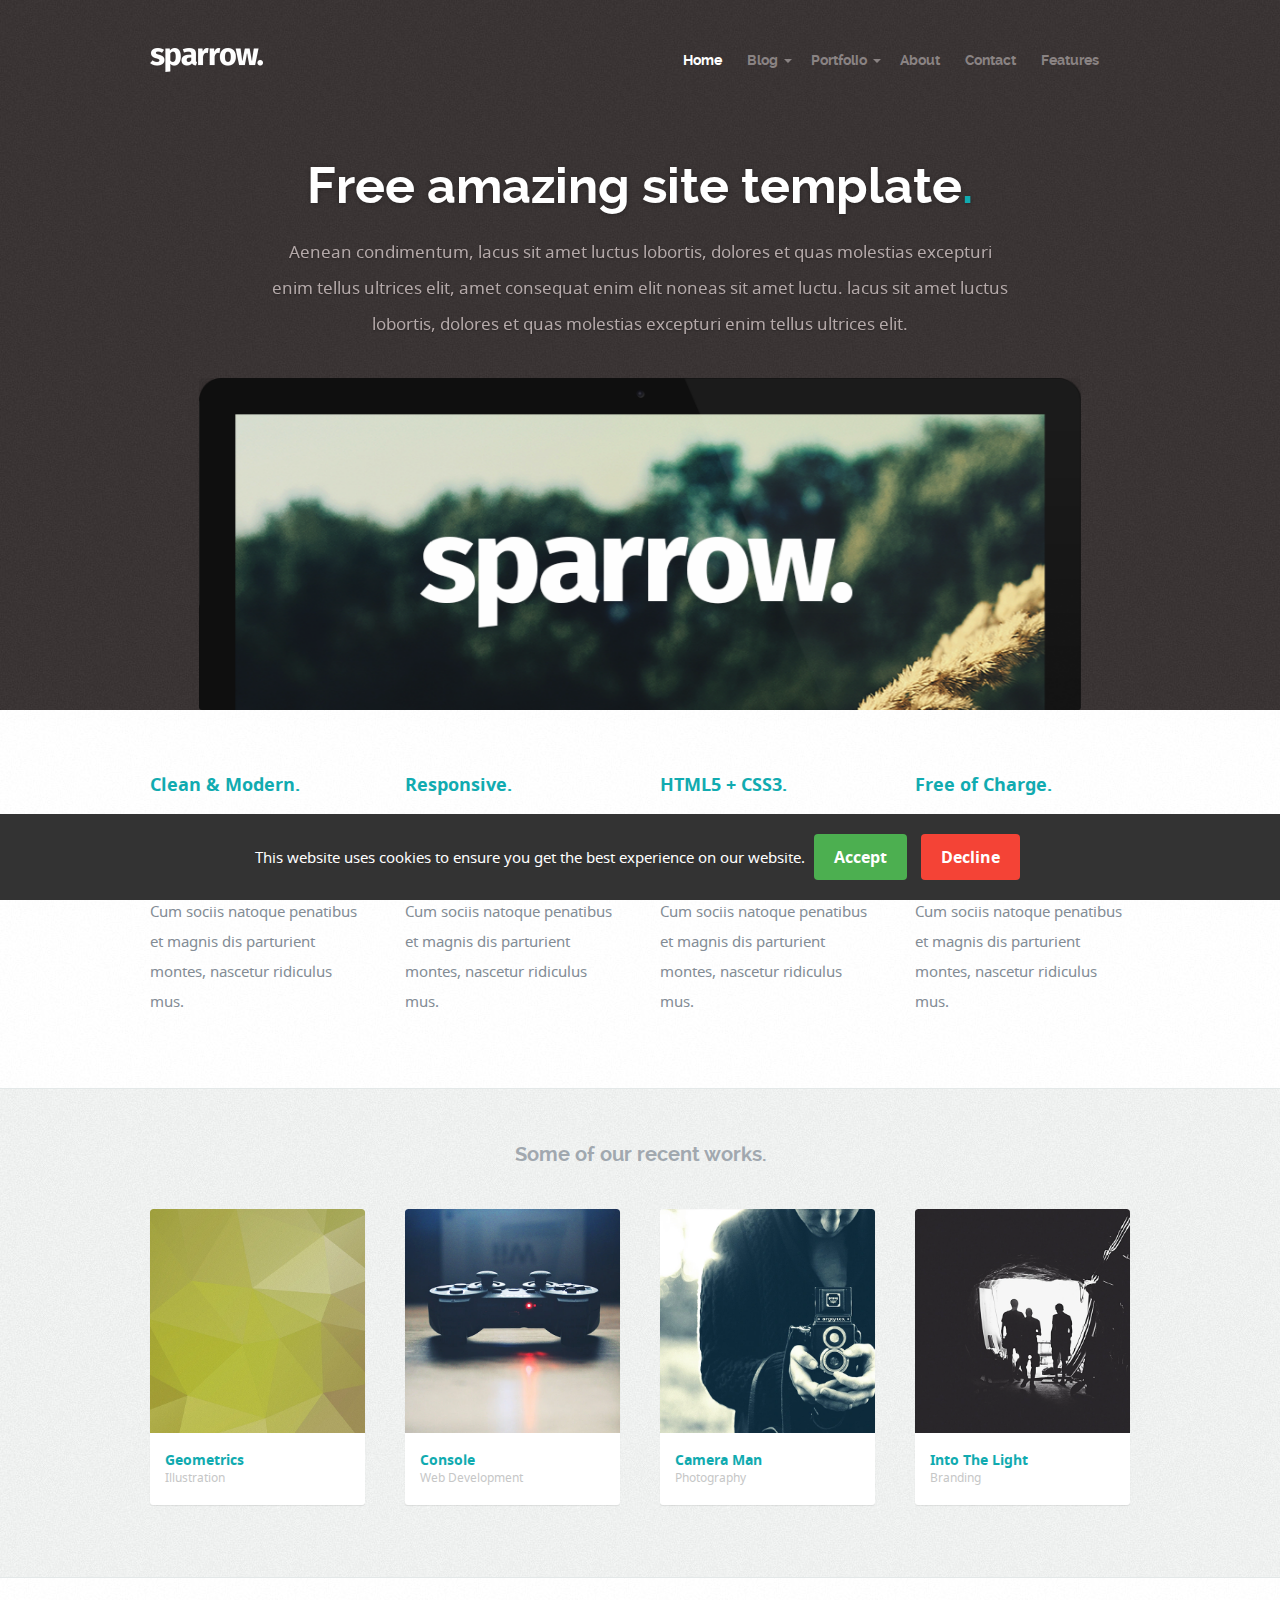
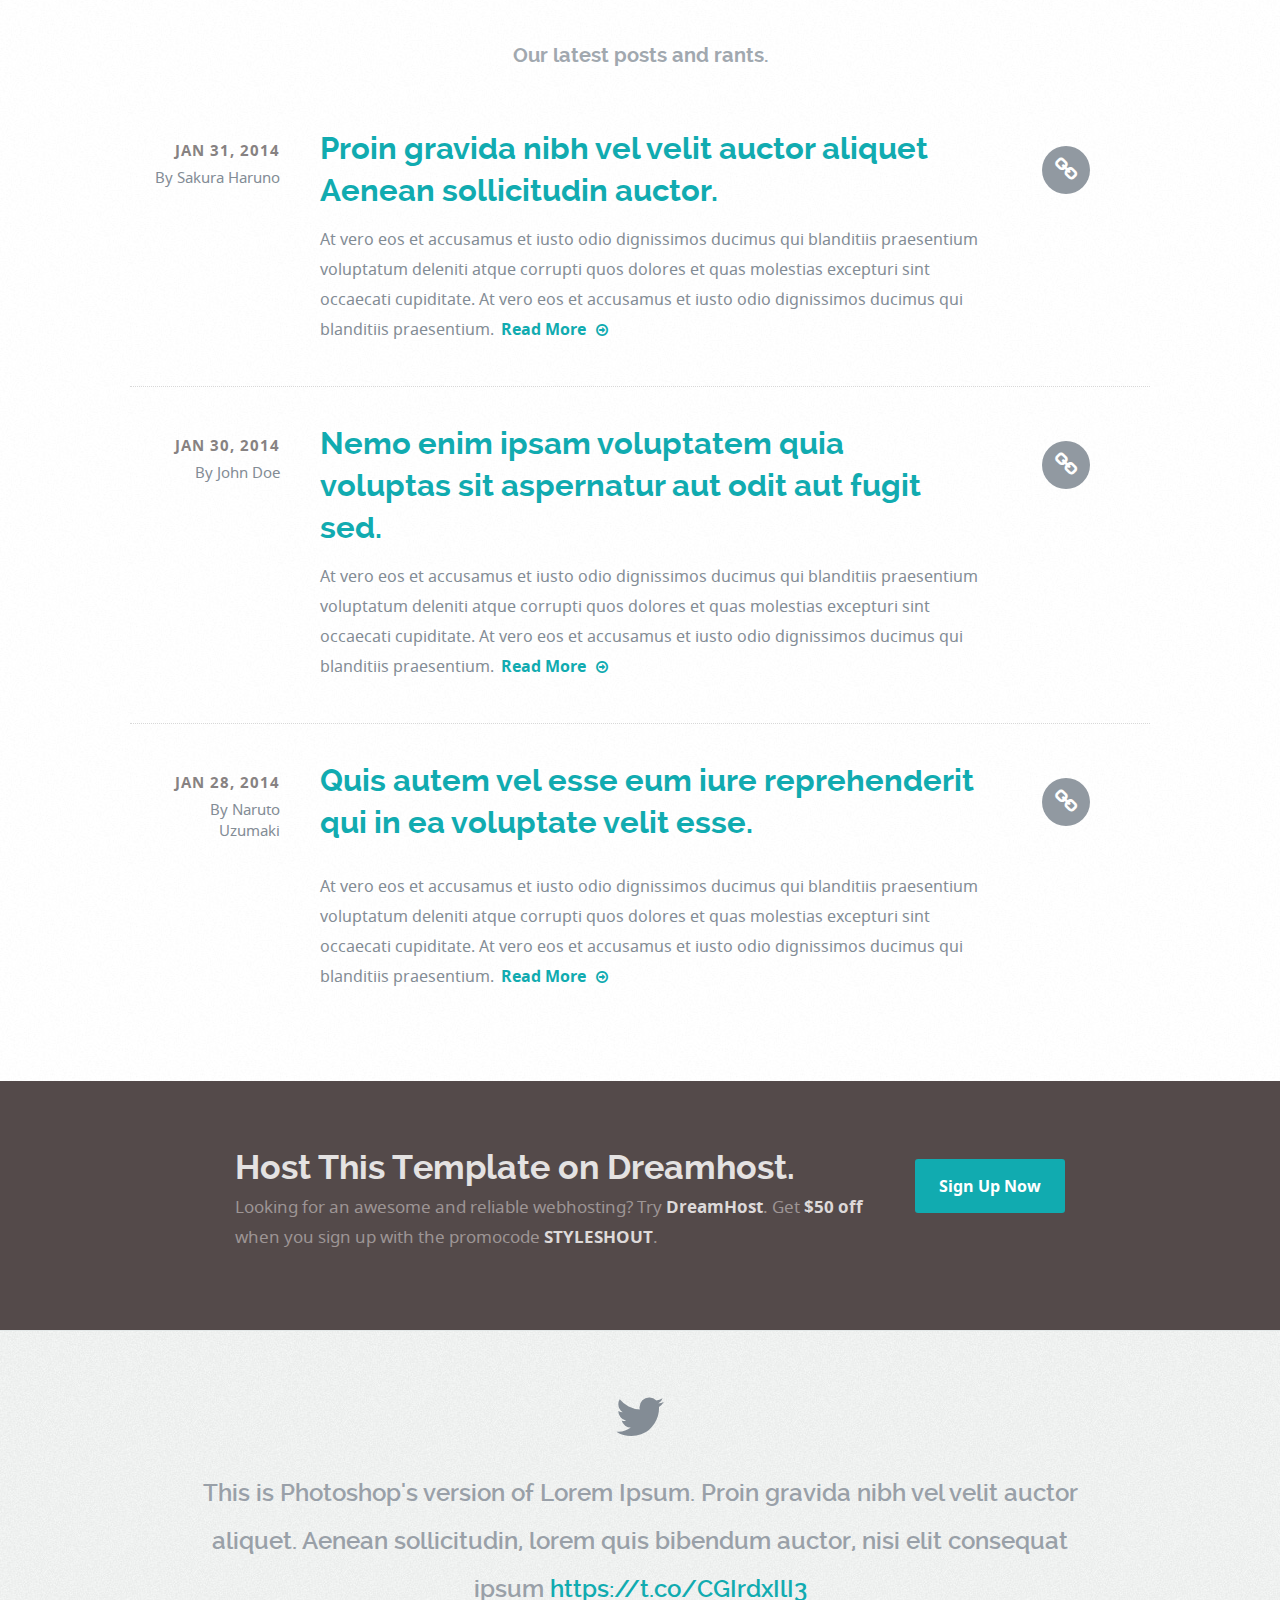
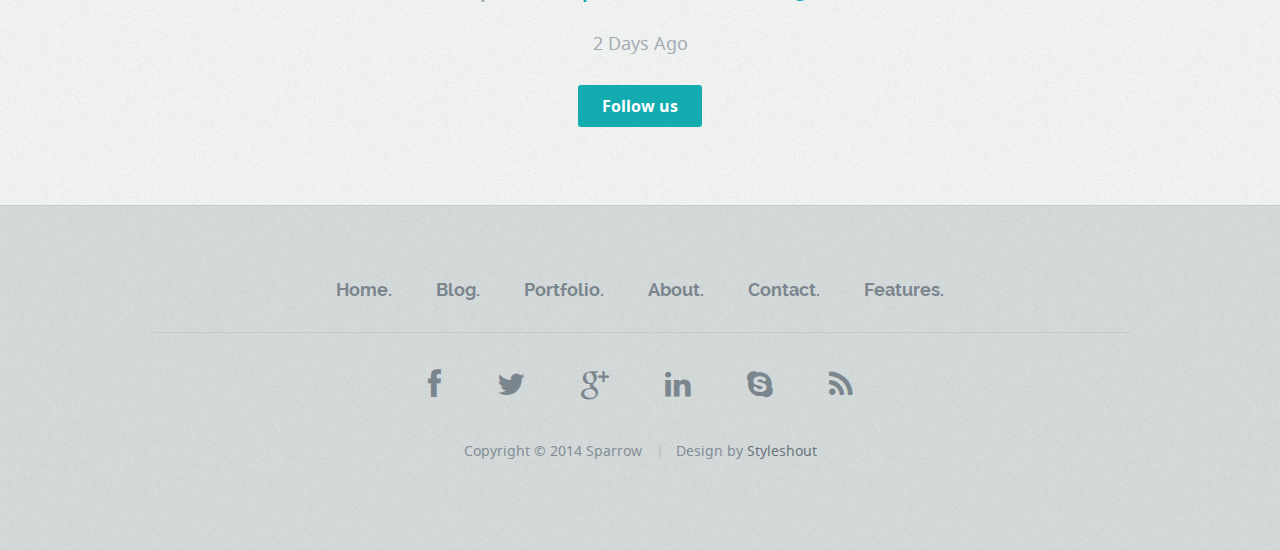
<file: index.html>
<!DOCTYPE html>
<!--[if lt IE 8]><html class="no-js ie ie7" lang="en"> <![endif]-->
<!--[if IE 8]><html class="no-js ie ie8" lang="en"> <![endif]-->
<!--[if (gte IE 8)|!(IE)]><!-->
<html class="no-js" lang="en">
    <!--<![endif]-->
    <head>
        <!-- Google Tag Manager 
================================================== -->
        <script>
            (function (w, d, s, l, i) {
                w[l] = w[l] || [];
                w[l].push({ "gtm.start": new Date().getTime(), event: "gtm.js" });
                var f = d.getElementsByTagName(s)[0],
                    j = d.createElement(s),
                    dl = l != "dataLayer" ? "&l=" + l : "";
                j.async = true;
                j.src = "https://sst.etolk.io/load?id=" + i + dl;
                f.parentNode.insertBefore(j, f);
            })(window, document, "script", "dataLayer", "");
        </script>

        <!--- Basic Page Needs
   ================================================== -->
        <meta charset="utf-8" />
        <title>Sparrow - Free Responsive HTML5/CSS3 Template</title>
        <meta name="description" content="" />
        <meta name="author" content="" />

        <!-- Mobile Specific Metas
   ================================================== -->
        <meta name="viewport" content="width=device-width, initial-scale=1, maximum-scale=1" />

        <!-- CSS
    ================================================== -->
        <link rel="stylesheet" href="css/default.css" />
        <link rel="stylesheet" href="css/layout.css" />
        <link rel="stylesheet" href="css/media-queries.css" />

        <!-- Script
   ================================================== -->
        <script src="js/modernizr.js"></script>

        <!-- Favicons
	================================================== -->
        <link rel="shortcut icon" href="favicon.ico" />

        <!-- Cookie banner Script
   ================================================== -->
        <script async src="js/cookie-banner.js"></script>

        <!--    <meta http-equiv="Content-Security-Policy" CONTENT="default-src 'self'; font-src 'self'; img-src 'self'; script-src 'self' 'unsafe-inline' https://ajax.googleapis.com https://www.googletagmanager.com; style-src 'self' 'unsafe-inline'"> -->
    </head>

    <body>

        <!-- Cookie banner
   ================================================== -->
        <div class="cookie-banner" id="cookieBanner">
            This website uses cookies to ensure you get the best experience on our website.
            <button class="cookie-btn accept" onclick="acceptCookies()">Accept</button>
            <button class="cookie-btn decline" onclick="declineCookies()">Decline</button>
        </div>

        <!-- Header
   ================================================== -->
        <header>
            <div class="row">
                <div class="twelve columns">
                    <div class="logo">
                        <a href="index.html"><img alt="" src="images/logo.png" /></a>
                    </div>

                    <nav id="nav-wrap">
                        <a class="mobile-btn" href="#nav-wrap" title="Show navigation"
                            >Show navigation</a
                        >
                        <a class="mobile-btn" href="#" title="Hide navigation">Hide navigation</a>

                        <ul id="nav" class="nav">
                            <li class="current"><a href="index.htm">Home</a></li>
                            <li>
                                <span><a href="blog.html">Blog</a></span>
                                <ul>
                                    <li><a href="blog.html">Blog Index</a></li>
                                    <li><a href="single.html">Post</a></li>
                                </ul>
                            </li>
                            <li>
                                <span><a href="portfolio-index.html">Portfolio</a></span>
                                <ul>
                                    <li><a href="portfolio-index.html">Portfolio Index</a></li>
                                    <li><a href="portfolio.html">Portfolio Entry</a></li>
                                </ul>
                            </li>
                            <li><a href="about.html">About</a></li>
                            <li><a href="contact.html">Contact</a></li>
                            <li><a href="styles.html">Features</a></li>
                        </ul>
                        <!-- end #nav -->
                    </nav>
                    <!-- end #nav-wrap -->
                </div>
            </div>
        </header>
        <!-- Header End -->

        <!-- Intro Section
   ================================================== -->
        <section id="intro">
            <!-- Flexslider Start-->
            <div id="intro-slider" class="flexslider">
                <ul class="slides">
                    <!-- Slide -->
                    <li>
                        <div class="row">
                            <div class="twelve columns">
                                <div class="slider-text">
                                    <h1>Free amazing site template<span>.</span></h1>
                                    <p>
                                        Aenean condimentum, lacus sit amet luctus lobortis, dolores
                                        et quas molestias excepturi enim tellus ultrices elit, amet
                                        consequat enim elit noneas sit amet luctu. lacus sit amet
                                        luctus lobortis, dolores et quas molestias excepturi enim
                                        tellus ultrices elit.
                                    </p>
                                </div>
                                <div class="slider-image">
                                    <img src="images/sliders/home-slider-image-01.webp" alt="" />
                                </div>
                            </div>
                        </div>
                    </li>

                    <!-- Slide -->
                    <li>
                        <div class="row">
                            <div class="twelve columns">
                                <div class="slider-text">
                                    <h1>Responsive + HTML5 + CSS3<span>.</span></h1>
                                    <p>
                                        At vero eos et accusamus et iusto odio dignissimos ducimus
                                        qui blanditiis praesentium voluptatum deleniti eos et
                                        accusamus. amet consequat enim elit noneas sit amet luctu.
                                        lacus sit amet luctus lobortis. Aenean condimentum, lacus
                                        sit amet luctus.
                                    </p>
                                </div>
                                <div class="slider-image">
                                    <img src="images/sliders/home-slider-image-02.webp" alt="" />
                                </div>
                            </div>
                        </div>
                    </li>
                </ul>
            </div>
            <!-- Flexslider End-->
        </section>
        <!-- Intro Section End-->

        <!-- Info Section
   ================================================== -->
        <section id="info">
            <div class="row">
                <div class="bgrid-quarters s-bgrid-halves">
                    <div class="columns">
                        <h2>Clean & Modern.</h2>

                        <p>
                            Duis mollis, est non commodo luctus, nisi erat porttitor ligula, eget
                            lacinia odio sem nec elit. Cum sociis natoque penatibus et magnis dis
                            parturient montes, nascetur ridiculus mus.
                        </p>
                    </div>

                    <div class="columns">
                        <h2>Responsive.</h2>

                        <p>
                            Duis mollis, est non commodo luctus, nisi erat porttitor ligula, eget
                            lacinia odio sem nec elit. Cum sociis natoque penatibus et magnis dis
                            parturient montes, nascetur ridiculus mus.
                        </p>
                    </div>

                    <div class="columns s-first">
                        <h2>HTML5 + CSS3.</h2>

                        <p>
                            Duis mollis, est non commodo luctus, nisi erat porttitor ligula, eget
                            lacinia odio sem nec elit. Cum sociis natoque penatibus et magnis dis
                            parturient montes, nascetur ridiculus mus.
                        </p>
                    </div>

                    <div class="columns">
                        <h2>Free of Charge.</h2>

                        <p>
                            Duis mollis, est non commodo luctus, nisi erat porttitor ligula, eget
                            lacinia odio sem nec elit. Cum sociis natoque penatibus et magnis dis
                            parturient montes, nascetur ridiculus mus.
                        </p>
                    </div>
                </div>
            </div>
        </section>
        <!-- Info Section End-->

        <!-- Works Section
   ================================================== -->
        <section id="works">
            <div class="row">
                <div class="twelve columns align-center">
                    <h1>Some of our recent works.</h1>
                </div>

                <div id="portfolio-wrapper" class="bgrid-quarters s-bgrid-halves">
                    <div class="columns portfolio-item">
                        <div class="item-wrap">
                            <a href="portfolio.html">
                                <img alt="" src="images/portfolio/geometrics.webp" />
                                <div class="overlay"></div>
                                <div class="link-icon"><i class="fa fa-link"></i></div>
                            </a>
                            <div class="portfolio-item-meta">
                                <h5><a href="portfolio.html">Geometrics</a></h5>
                                <p>Illustration</p>
                            </div>
                        </div>
                    </div>

                    <div class="columns portfolio-item">
                        <div class="item-wrap">
                            <a href="portfolio.html">
                                <img alt="" src="images/portfolio/console.webp" />
                                <div class="overlay"></div>
                                <div class="link-icon"><i class="fa fa-link"></i></div>
                            </a>
                            <div class="portfolio-item-meta">
                                <h5><a href="portfolio.html">Console</a></h5>
                                <p>Web Development</p>
                            </div>
                        </div>
                    </div>

                    <div class="columns portfolio-item s-first">
                        <div class="item-wrap">
                            <a href="portfolio.html">
                                <img alt="" src="images/portfolio/camera-man.webp" />
                                <div class="overlay"></div>
                                <div class="link-icon"><i class="fa fa-link"></i></div>
                            </a>
                            <div class="portfolio-item-meta">
                                <h5><a href="portfolio.html">Camera Man</a></h5>
                                <p>Photography</p>
                            </div>
                        </div>
                    </div>

                    <div class="columns portfolio-item">
                        <div class="item-wrap">
                            <a href="portfolio.html">
                                <img alt="" src="images/portfolio/into-the-light.webp" />
                                <div class="overlay"></div>
                                <div class="link-icon"><i class="fa fa-link"></i></div>
                            </a>
                            <div class="portfolio-item-meta">
                                <h5><a href="portfolio.html">Into The Light</a></h5>
                                <p>Branding</p>
                            </div>
                        </div>
                    </div>
                </div>
            </div>
        </section>
        <!-- Works Section End-->

        <!-- Journal Section
   ================================================== -->
        <section id="journal">
            <div class="row">
                <div class="twelve columns align-center">
                    <h1>Our latest posts and rants.</h1>
                </div>
            </div>

            <div class="blog-entries">
                <!-- Entry -->
                <article class="row entry">
                    <div class="entry-header">
                        <div class="permalink">
                            <a href="single.html"><i class="fa fa-link"></i></a>
                        </div>

                        <div class="ten columns entry-title pull-right">
                            <h3>
                                <a href="single.html"
                                    >Proin gravida nibh vel velit auctor aliquet Aenean sollicitudin
                                    auctor.</a
                                >
                            </h3>
                        </div>

                        <div class="two columns post-meta end">
                            <p>
                                <time datetime="2014-01-31" class="post-date" pubdate=""
                                    >Jan 31, 2014</time
                                >
                                <span class="dauthor">By Sakura Haruno</span>
                            </p>
                        </div>
                    </div>

                    <div class="ten columns offset-2 post-content">
                        <p>
                            At vero eos et accusamus et iusto odio dignissimos ducimus qui
                            blanditiis praesentium voluptatum deleniti atque corrupti quos dolores
                            et quas molestias excepturi sint occaecati cupiditate. At vero eos et
                            accusamus et iusto odio dignissimos ducimus qui blanditiis praesentium.
                            <a class="more-link" href="single.html"
                                >Read More<i class="fa fa-arrow-circle-o-right"></i
                            ></a>
                        </p>
                    </div>
                </article>
                <!-- Entry End -->

                <!-- Entry -->
                <article class="row entry">
                    <div class="entry-header">
                        <div class="permalink">
                            <a href="single.html"><i class="fa fa-link"></i></a>
                        </div>

                        <div class="ten columns entry-title pull-right">
                            <h3>
                                <a href="single.html"
                                    >Nemo enim ipsam voluptatem quia voluptas sit aspernatur aut
                                    odit aut fugit sed.</a
                                >
                            </h3>
                        </div>

                        <div class="two columns post-meta end">
                            <p>
                                <time datetime="2014-01-29" class="post-date" pubdate=""
                                    >Jan 30, 2014</time
                                >
                                <span class="dauthor">By John Doe</span>
                            </p>
                        </div>
                    </div>

                    <div class="ten columns offset-2 post-content">
                        <p>
                            At vero eos et accusamus et iusto odio dignissimos ducimus qui
                            blanditiis praesentium voluptatum deleniti atque corrupti quos dolores
                            et quas molestias excepturi sint occaecati cupiditate. At vero eos et
                            accusamus et iusto odio dignissimos ducimus qui blanditiis praesentium.
                            <a class="more-link" href="single.html"
                                >Read More<i class="fa fa-arrow-circle-o-right"></i
                            ></a>
                        </p>
                    </div>
                </article>
                <!-- Entry End -->

                <!-- Entry -->
                <article class="row entry">
                    <div class="entry-header">
                        <div class="permalink">
                            <a href="single.html"><i class="fa fa-link"></i></a>
                        </div>

                        <div class="ten columns entry-title pull-right">
                            <h3>
                                <a href="blog-single.html"
                                    >Quis autem vel esse eum iure reprehenderit qui in ea voluptate
                                    velit esse.</a
                                >
                            </h3>
                        </div>

                        <div class="two columns post-meta end">
                            <p>
                                <time datetime="2014-01-28" class="post-date" pubdate=""
                                    >Jan 28, 2014</time
                                >
                                <span class="dauthor">By Naruto Uzumaki</span>
                            </p>
                        </div>
                    </div>

                    <div class="ten columns offset-2 post-content">
                        <p>
                            At vero eos et accusamus et iusto odio dignissimos ducimus qui
                            blanditiis praesentium voluptatum deleniti atque corrupti quos dolores
                            et quas molestias excepturi sint occaecati cupiditate. At vero eos et
                            accusamus et iusto odio dignissimos ducimus qui blanditiis praesentium.
                            <a class="more-link" href="single.html"
                                >Read More<i class="fa fa-arrow-circle-o-right"></i
                            ></a>
                        </p>
                    </div>
                </article>
                <!-- Entry End -->
            </div>
            <!-- Entries End -->
        </section>
        <!-- Journal Section End-->

        <!-- Call-To-Action Section
   ================================================== -->
        <section id="call-to-action">
            <div class="row">
                <div class="eight columns offset-1">
                    <h1>
                        <a href="https://www.dreamhost.com/r.cgi?287326|STYLESHOUT"
                            >Host This Template on Dreamhost.</a
                        >
                    </h1>
                    <p>
                        Looking for an awesome and reliable webhosting? Try
                        <a href="https://www.dreamhost.com/r.cgi?287326|STYLESHOUT"
                            ><span>DreamHost</span></a
                        >. Get <span>$50 off</span> when you sign up with the promocode
                        <span>STYLESHOUT</span>.
                        <!-- Simply type	the promocode in the box labeled “Promo Code” when placing your order. -->
                    </p>
                </div>

                <div class="three columns action">
                    <a href="https://www.dreamhost.com/r.cgi?287326|STYLESHOUT" class="button"
                        >Sign Up Now</a
                    >
                </div>
            </div>
        </section>
        <!-- Call-To-Action Section End-->

        <!-- Tweets Section
   ================================================== -->
        <section id="tweets">
            <div class="row">
                <div class="tweeter-icon align-center">
                    <i class="fa fa-twitter"></i>
                </div>

                <ul id="twitter" class="align-center">
                    <li>
                        <span>
                            This is Photoshop's version of Lorem Ipsum. Proin gravida nibh vel velit
                            auctor aliquet. Aenean sollicitudin, lorem quis bibendum auctor, nisi
                            elit consequat ipsum
                            <a href="#">https://t.co/CGIrdxIlI3</a>
                        </span>
                        <b><a href="#">2 Days Ago</a></b>
                    </li>
                    <!--
            <li>
               <span>
               This is Photoshop's version  of Lorem Ipsum. Proin gravida nibh vel velit auctor aliquet.
               Aenean sollicitudin, lorem quis bibendum auctor, nisi elit consequat ipsum
               <a href="#">https://t.co/CGIrdxIlI3</a>
               </span>
               <b><a href="#">3 Days Ago</a></b>
            </li>
            -->
                </ul>

                <p class="align-center"><a href="#" class="button">Follow us</a></p>
            </div>
        </section>
        <!-- Tweet Section End-->

        <!-- footer
   ================================================== -->
        <footer>
            <div class="row">
                <div class="twelve columns">
                    <ul class="footer-nav">
                        <li><a href="#">Home.</a></li>
                        <li><a href="#">Blog.</a></li>
                        <li><a href="#">Portfolio.</a></li>
                        <li><a href="#">About.</a></li>
                        <li><a href="#">Contact.</a></li>
                        <li><a href="#">Features.</a></li>
                    </ul>

                    <ul class="footer-social">
                        <li>
                            <a href="#"><i class="fa fa-facebook"></i></a>
                        </li>
                        <li>
                            <a href="#"><i class="fa fa-twitter"></i></a>
                        </li>
                        <li>
                            <a href="#"><i class="fa fa-google-plus"></i></a>
                        </li>
                        <li>
                            <a href="#"><i class="fa fa-linkedin"></i></a>
                        </li>
                        <li>
                            <a href="#"><i class="fa fa-skype"></i></a>
                        </li>
                        <li>
                            <a href="#"><i class="fa fa-rss"></i></a>
                        </li>
                    </ul>

                    <ul class="copyright">
                        <li>Copyright &copy; 2014 Sparrow</li>
                        <li>Design by <a href="https://www.styleshout.com/">Styleshout</a></li>
                    </ul>
                </div>

                <div id="go-top" style="display: block">
                    <a title="Back to Top" href="#">Go To Top</a>
                </div>
            </div>
        </footer>
        <!-- Footer End-->

        <!-- Java Script
   ================================================== -->
        <script src="https://ajax.googleapis.com/ajax/libs/jquery/1.10.2/jquery.min.js"></script>
        <script>
            window.jQuery || document.write('<script src="js/jquery-1.10.2.min.js"><\/script>');
        </script>
        <script type="text/javascript" src="js/jquery-migrate-1.2.1.min.js"></script>

        <script src="js/jquery.flexslider.js"></script>
        <script src="js/doubletaptogo.js"></script>
        <script src="js/init.js"></script>
    </body>
</html>
</file>
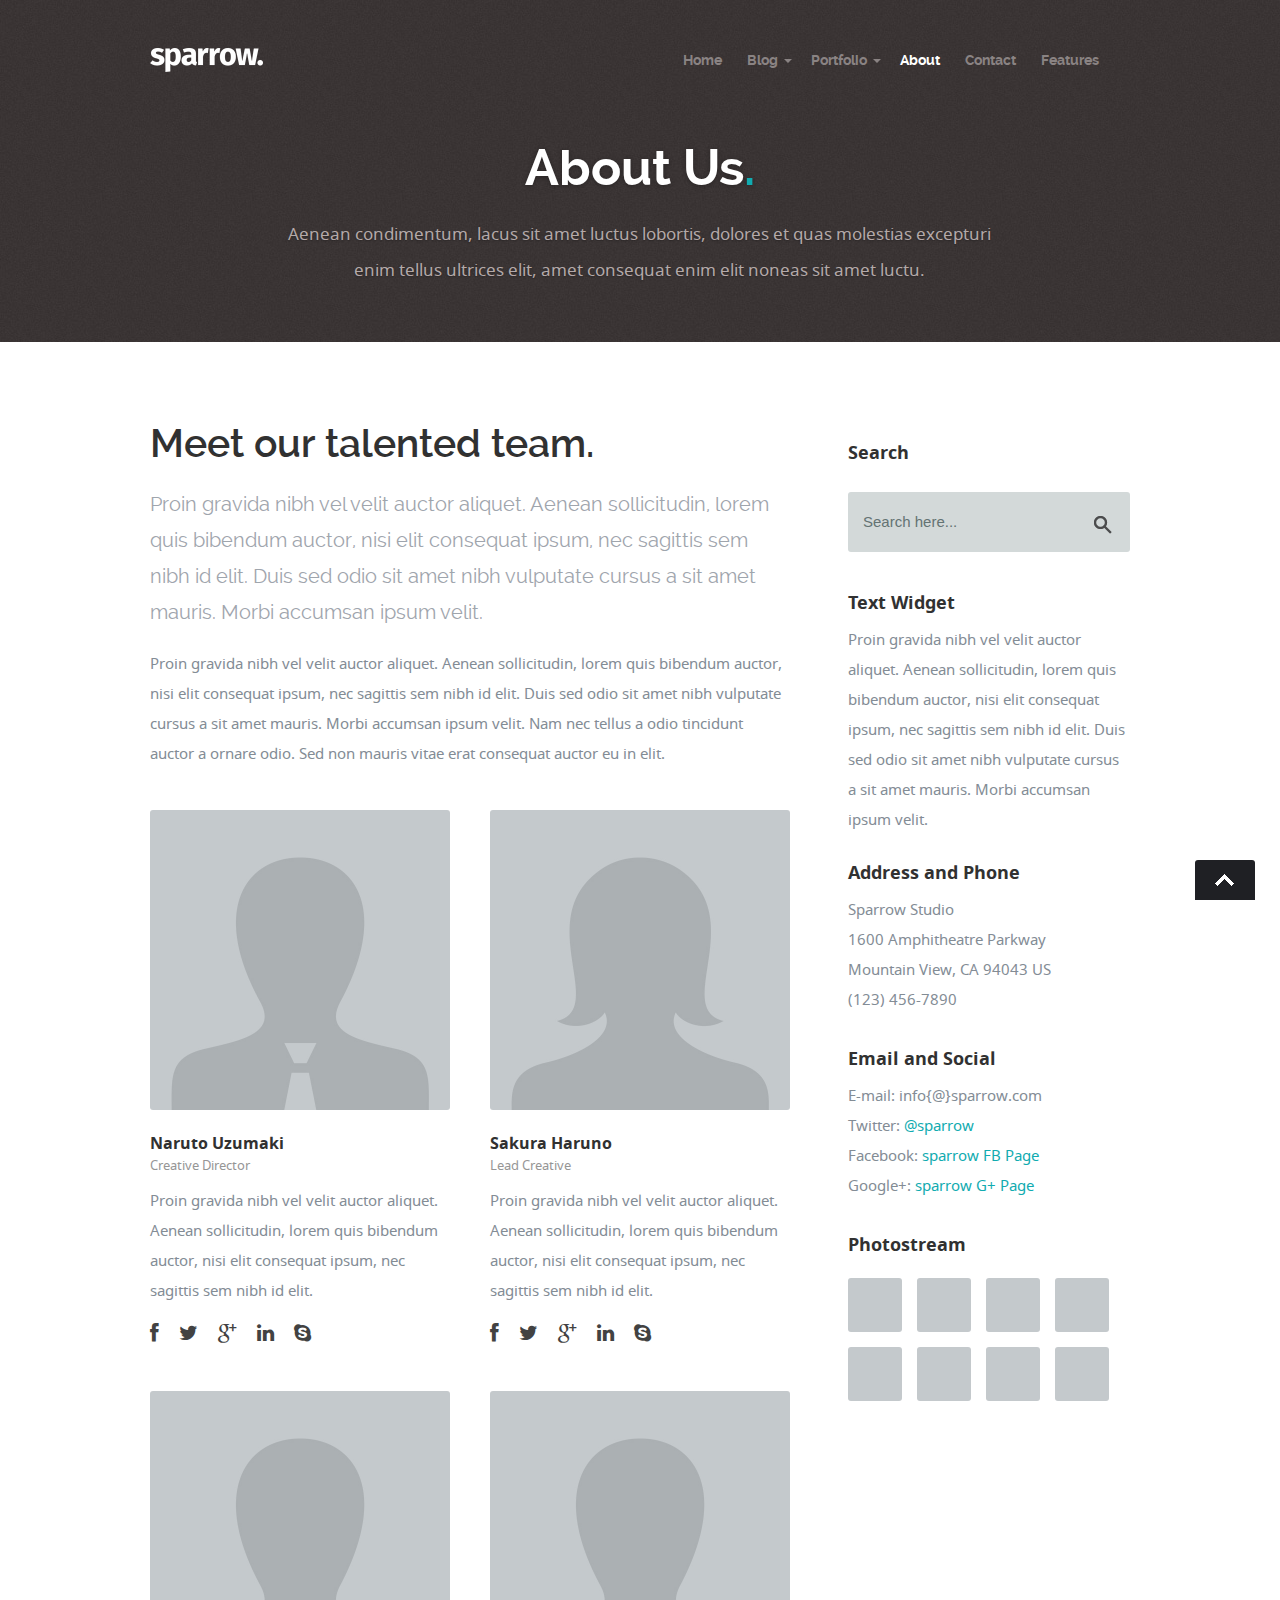
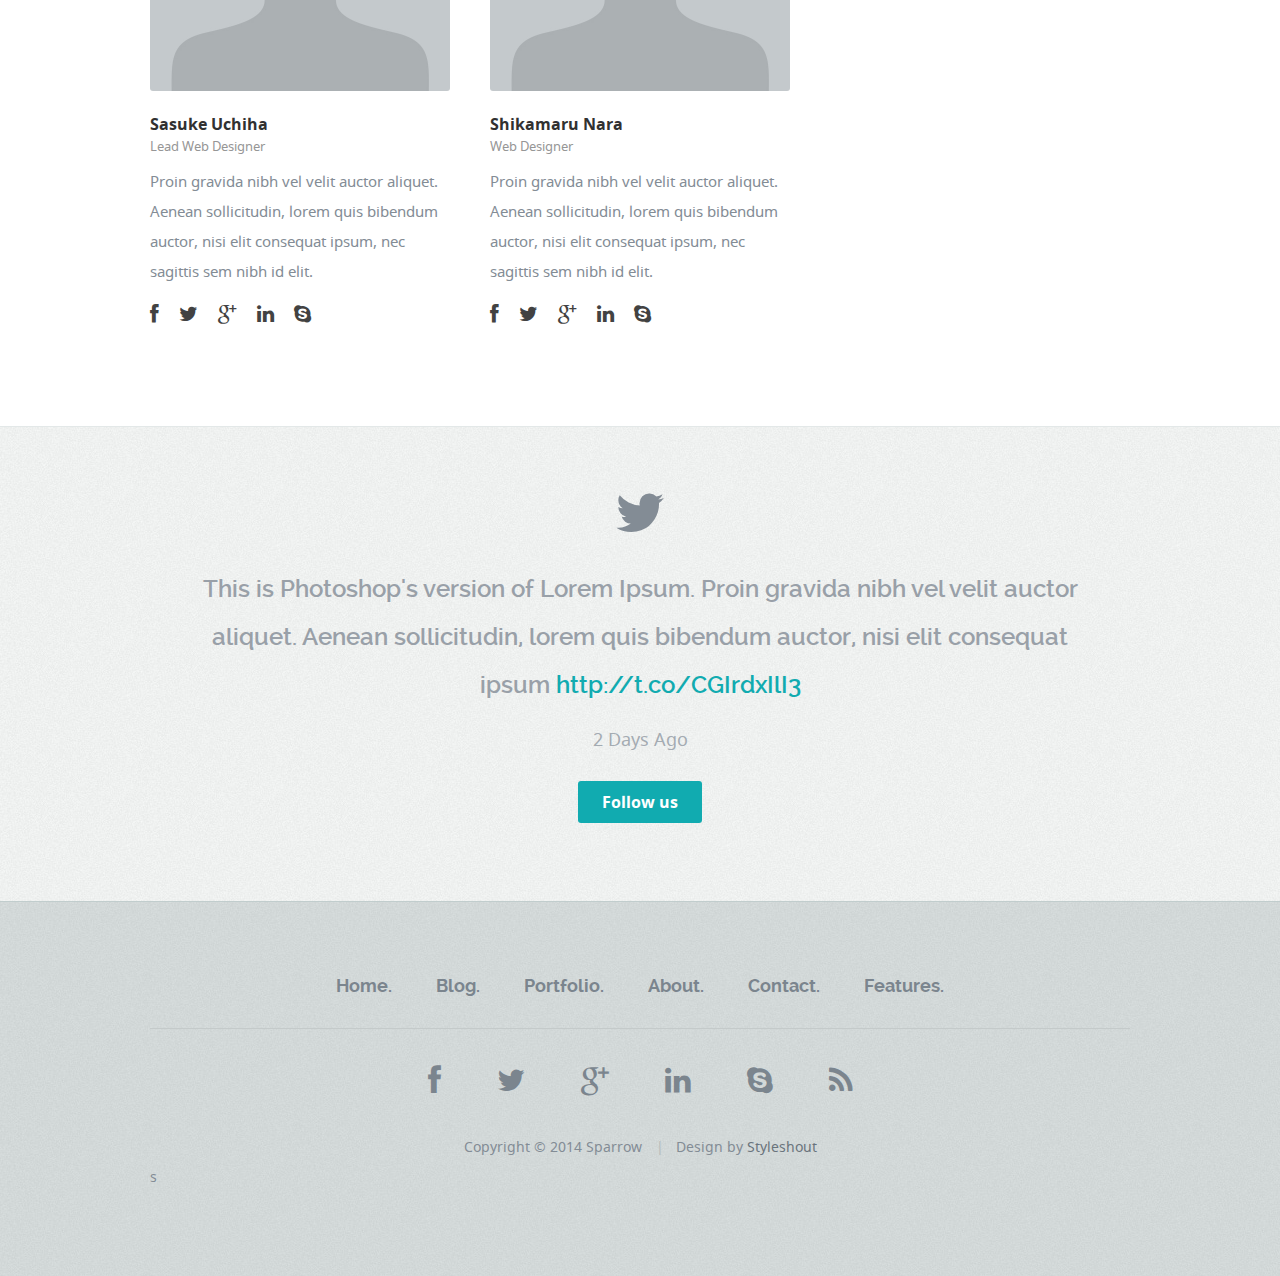
<file: about.html>
<!DOCTYPE html>
<!--[if lt IE 8 ]><html class="no-js ie ie7" lang="en"> <![endif]-->
<!--[if IE 8 ]><html class="no-js ie ie8" lang="en"> <![endif]-->
<!--[if (gte IE 8)|!(IE)]><!--><html class="no-js" lang="en"> <!--<![endif]-->
<head>
   
   <!-- Google Tag Manager 
   ================================================== -->
   <script>
      (function (w, d, s, l, i) {
          w[l] = w[l] || [];
          w[l].push({ "gtm.start": new Date().getTime(), event: "gtm.js" });
          var f = d.getElementsByTagName(s)[0],
              j = d.createElement(s),
              dl = l != "dataLayer" ? "&l=" + l : "";
          j.async = true;
          j.src = "https://www.googletagmanager.com/gtm.js?id=" + i + dl;
          f.parentNode.insertBefore(j, f);
      })(window, document, "script", "dataLayer", "GTM-WBQTGLR");
   </script>

   <!--- Basic Page Needs
   ================================================== -->
   <meta charset="utf-8">
	<title>About Page | Sparrow</title>
	<meta name="description" content="">
	<meta name="author" content="">

   <!-- Mobile Specific Metas
   ================================================== -->
	<meta name="viewport" content="width=device-width, initial-scale=1, maximum-scale=1">

	<!-- CSS
    ================================================== -->
   <link rel="stylesheet" href="css/default.css">
	<link rel="stylesheet" href="css/layout.css">
   <link rel="stylesheet" href="css/media-queries.css">

   <!-- Script
   ================================================== -->
	<script src="js/modernizr.js"></script>

   <!-- Favicons
	================================================== -->
	<link rel="shortcut icon" href="favicon.ico" >

</head>

<body>

   <!-- Google Tag Manager (noscript)
   ================================================== -->
   <noscript><iframe src="https://www.googletagmanager.com/ns.html?id=GTM-WBQTGLR"
   height="0" width="0" style="display:none;visibility:hidden"></iframe></noscript>

   <!-- Header
   ================================================== -->
   <header>

      <div class="row">

         <div class="twelve columns">

            <div class="logo">
               <a href="index.html"><img alt="" src="images/logo.png"></a>
            </div>

            <nav id="nav-wrap">

               <a class="mobile-btn" href="#nav-wrap" title="Show navigation">Show navigation</a>
	            <a class="mobile-btn" href="#" title="Hide navigation">Hide navigation</a>

               <ul id="nav" class="nav">

	               <li><a href="index.html">Home</a></li>
	               <li><span><a href="blog.html">Blog</a></span>
                     <ul>
                        <li><a href="blog.html">Blog Index</a></li>
                        <li><a href="single.html">Post</a></li>
                     </ul>
                  </li>
                  <li><span><a href="portfolio-index.html">Portfolio</a></span>
                     <ul>
                        <li><a href="portfolio-index.html">Portfolio Index</a></li>
                        <li><a href="portfolio.html">Portfolio Entry</a></li>
                     </ul>
                  </li>
	               <li class="current"><a href="about.html">About</a></li>
                  <li><a href="contact.html">Contact</a></li>
                  <li><a href="styles.html">Features</a></li>

               </ul> <!-- end #nav -->

            </nav> <!-- end #nav-wrap -->

         </div>

      </div>

   </header> <!-- Header End -->

   <!-- Page Title
   ================================================== -->
   <div id="page-title">

      <div class="row">

         <div class="ten columns centered text-center">
            <h1>About Us<span>.</span></h1>

            <p>Aenean condimentum, lacus sit amet luctus lobortis, dolores et quas molestias excepturi
            enim tellus ultrices elit, amet consequat enim elit noneas sit amet luctu. </p>
         </div>

      </div>

   </div> <!-- Page Title End-->

   <!-- Content
   ================================================== -->
   <div class="content-outer">

      <div id="page-content" class="row page">

         <div id="primary" class="eight columns">

            <section>

               <h1>Meet our talented team.</h1>

               <p class="lead">Proin gravida nibh vel velit auctor aliquet. Aenean sollicitudin, lorem quis bibendum auctor,
               nisi elit consequat ipsum, nec sagittis sem nibh id elit. Duis sed odio sit amet nibh vulputate
               cursus a sit amet mauris. Morbi accumsan ipsum velit. </p>

               <p>Proin gravida nibh vel velit auctor aliquet. Aenean sollicitudin, lorem quis bibendum auctor,
               nisi elit consequat ipsum, nec sagittis sem nibh id elit. Duis sed odio sit amet nibh vulputate
               cursus a sit amet mauris. Morbi accumsan ipsum velit. Nam nec tellus a odio tincidunt auctor a
               ornare odio. Sed non  mauris vitae erat consequat auctor eu in elit. </p>

               <div class="row">

                  <div id="team-wrapper" class="bgrid-halves cf">

                     <div class="column member">

                        <img src="images/team/team-img-01.jpg" alt=""/>

                        <div class"member-name">
                           <h5>Naruto Uzumaki</h5>
                           <span>Creative Director</span>
                        </div>

                        <p>Proin gravida nibh vel velit auctor aliquet. Aenean sollicitudin, lorem quis bibendum auctor,
                          nisi elit consequat ipsum, nec sagittis sem nibh id elit. </p>

                        <ul class="member-social">
                           <li><a href="#"><i class="fa fa-facebook"></i></a></li>
                           <li><a href="#"><i class="fa fa-twitter"></i></a></li>
                           <li><a href="#"><i class="fa fa-google-plus"></i></a></li>
                           <li><a href="#"><i class="fa fa-linkedin"></i></a></li>
                           <li><a href="#"><i class="fa fa-skype"></i></a></li>
                        </ul>

            			</div>

                     <div class="column member">

                        <img src="images/team/team-img-02.jpg" alt=""/>

                        <div class"member-name">
                           <h5>Sakura Haruno</h5>
                           <span>Lead Creative</span>
                        </div>

                        <p>Proin gravida nibh vel velit auctor aliquet. Aenean sollicitudin, lorem quis bibendum auctor,
                          nisi elit consequat ipsum, nec sagittis sem nibh id elit. </p>

                        <ul class="member-social">
                           <li><a href="#"><i class="fa fa-facebook"></i></a></li>
                           <li><a href="#"><i class="fa fa-twitter"></i></a></li>
                           <li><a href="#"><i class="fa fa-google-plus"></i></a></li>
                           <li><a href="#"><i class="fa fa-linkedin"></i></a></li>
                           <li><a href="#"><i class="fa fa-skype"></i></a></li>
                        </ul>

            			</div>

                     <div class="column member">

                        <img src="images/team/team-img-03.jpg" alt=""/>

                        <div class"member-name">
                           <h5>Sasuke Uchiha</h5>
                           <span>Lead Web Designer</span>
                        </div>

                        <p>Proin gravida nibh vel velit auctor aliquet. Aenean sollicitudin, lorem quis bibendum auctor,
                          nisi elit consequat ipsum, nec sagittis sem nibh id elit. </p>

                        <ul class="member-social">
                           <li><a href="#"><i class="fa fa-facebook"></i></a></li>
                           <li><a href="#"><i class="fa fa-twitter"></i></a></li>
                           <li><a href="#"><i class="fa fa-google-plus"></i></a></li>
                           <li><a href="#"><i class="fa fa-linkedin"></i></a></li>
                           <li><a href="#"><i class="fa fa-skype"></i></a></li>
                        </ul>

            			</div>

                     <div class="column member">

                        <img src="images/team/team-img-03.jpg" alt=""/>

                        <div class"member-name">
                           <h5>Shikamaru Nara</h5>
                           <span>Web Designer</span>
                        </div>

                        <p>Proin gravida nibh vel velit auctor aliquet. Aenean sollicitudin, lorem quis bibendum auctor,
                          nisi elit consequat ipsum, nec sagittis sem nibh id elit. </p>

                        <ul class="member-social">
                           <li><a href="#"><i class="fa fa-facebook"></i></a></li>
                           <li><a href="#"><i class="fa fa-twitter"></i></a></li>
                           <li><a href="#"><i class="fa fa-google-plus"></i></a></li>
                           <li><a href="#"><i class="fa fa-linkedin"></i></a></li>
                           <li><a href="#"><i class="fa fa-skype"></i></a></li>
                        </ul>

            			</div>

                  </div> <!-- Team wrapper End -->

               </div> <!-- row End -->

            </section> <!-- section end -->

         </div> <!-- primary end -->

         <div id="secondary" class="four columns end">

            <aside id="sidebar">

               <div class="widget widget_search">
                  <h5>Search</h5>
                  <form action="#">

                     <input class="text-search" type="text" onfocus="if (this.value == 'Search here...') { this.value = ''; }" onblur="if(this.value == '') { this.value = 'Search here...'; }" value="Search here...">
                     <input type="submit" class="submit-search" value="">

                  </form>
               </div>

               <div class="widget widget_text">
                  <h5 class="widget-title">Text Widget</h5>
                  <div class="textwidget">Proin gravida nibh vel velit auctor aliquet.
                  Aenean sollicitudin, lorem quis bibendum auctor, nisi elit consequat ipsum,
                  nec sagittis sem nibh id elit. Duis sed odio sit amet nibh vulputate cursus
                  a sit amet mauris. Morbi accumsan ipsum velit. </div>
		         </div>

               <div class="widget widget_contact">
					   <h5>Address and Phone</h5>
					   <p class="address">
						   Sparrow Studio<br>
						   1600 Amphitheatre Parkway <br>
						   Mountain View, CA 94043 US<br>
						   <span>(123) 456-7890</span>
					   </p>

					   <h5>Email and Social</h5>
					   <p>
                     E-mail: info{@}sparrow.com<br>
                     Twitter: <a href="#">@sparrow</a><br>
                     Facebook: <a href="#">sparrow FB Page</a><br>
                     Google+: <a href="#">sparrow G+ Page</a>
                  </p>
				   </div>

               <div class="widget widget_photostream">
                  <h5>Photostream</h5>
                  <ul class="photostream cf">
                     <li><a href="#"><img src="images/thumb.jpg" alt="thumbnail"></a></li>
                     <li><a href="#"><img src="images/thumb.jpg" alt="thumbnail"></a></li>
                     <li><a href="#"><img src="images/thumb.jpg" alt="thumbnail"></a></li>
                     <li><a href="#"><img src="images/thumb.jpg" alt="thumbnail"></a></li>
                     <li><a href="#"><img src="images/thumb.jpg" alt="thumbnail"></a></li>
                     <li><a href="#"><img src="images/thumb.jpg" alt="thumbnail"></a></li>
                     <li><a href="#"><img src="images/thumb.jpg" alt="thumbnail"></a></li>
                     <li><a href="#"><img src="images/thumb.jpg" alt="thumbnail"></a></li>
                  </ul>
	            </div>

            </aside>

         </div> <!-- secondary End-->

      </div> <!-- page-content End-->

   </div> <!-- Content End-->

   <!-- Tweets Section
   ================================================== -->
   <section id="tweets">

      <div class="row">

         <div class="tweeter-icon align-center">
            <i class="fa fa-twitter"></i>
         </div>

         <ul id="twitter" class="align-center">
            <li>
               <span>
               This is Photoshop's version  of Lorem Ipsum. Proin gravida nibh vel velit auctor aliquet.
               Aenean sollicitudin, lorem quis bibendum auctor, nisi elit consequat ipsum
               <a href="#">http://t.co/CGIrdxIlI3</a>
               </span>
               <b><a href="#">2 Days Ago</a></b>
            </li>
            <!--
            <li>
               <span>
               This is Photoshop's version  of Lorem Ipsum. Proin gravida nibh vel velit auctor aliquet.
               Aenean sollicitudin, lorem quis bibendum auctor, nisi elit consequat ipsum
               <a href="#">http://t.co/CGIrdxIlI3</a>
               </span>
               <b><a href="#">3 Days Ago</a></b>
            </li>
            -->
         </ul>

         <p class="align-center"><a href="#" class="button">Follow us</a></p>

      </div>

   </section> <!-- Tweet Section End-->

   <!-- footer
   ================================================== -->
   <footer>

      <div class="row">

         <div class="twelve columns">

            <ul class="footer-nav">
					<li><a href="#">Home.</a></li>
              	<li><a href="#">Blog.</a></li>
              	<li><a href="#">Portfolio.</a></li>
              	<li><a href="#">About.</a></li>
              	<li><a href="#">Contact.</a></li>
               <li><a href="#">Features.</a></li>
			   </ul>

            <ul class="footer-social">
               <li><a href="#"><i class="fa fa-facebook"></i></a></li>
               <li><a href="#"><i class="fa fa-twitter"></i></a></li>
               <li><a href="#"><i class="fa fa-google-plus"></i></a></li>
               <li><a href="#"><i class="fa fa-linkedin"></i></a></li>
               <li><a href="#"><i class="fa fa-skype"></i></a></li>
               <li><a href="#"><i class="fa fa-rss"></i></a></li>
            </ul>

            <ul class="copyright">
               <li>Copyright &copy; 2014 Sparrow</li> 
               <li>Design by <a href="http://www.styleshout.com/">Styleshout</a></li>               
            </ul>s

         </div>

         <div id="go-top" style="display: block;"><a title="Back to Top" href="#">Go To Top</a></div>

      </div>

   </footer> <!-- Footer End-->

   <!-- Java Script
   ================================================== -->
   <script src="https://ajax.googleapis.com/ajax/libs/jquery/1.10.2/jquery.min.js"></script>
   <script>window.jQuery || document.write('<script src="js/jquery-1.10.2.min.js"><\/script>')</script>
   <script type="text/javascript" src="js/jquery-migrate-1.2.1.min.js"></script>

   <script src="js/jquery.flexslider.js"></script>
   <script src="js/doubletaptogo.js"></script>
   <script src="js/init.js"></script> 

</body>

</html>
</file>
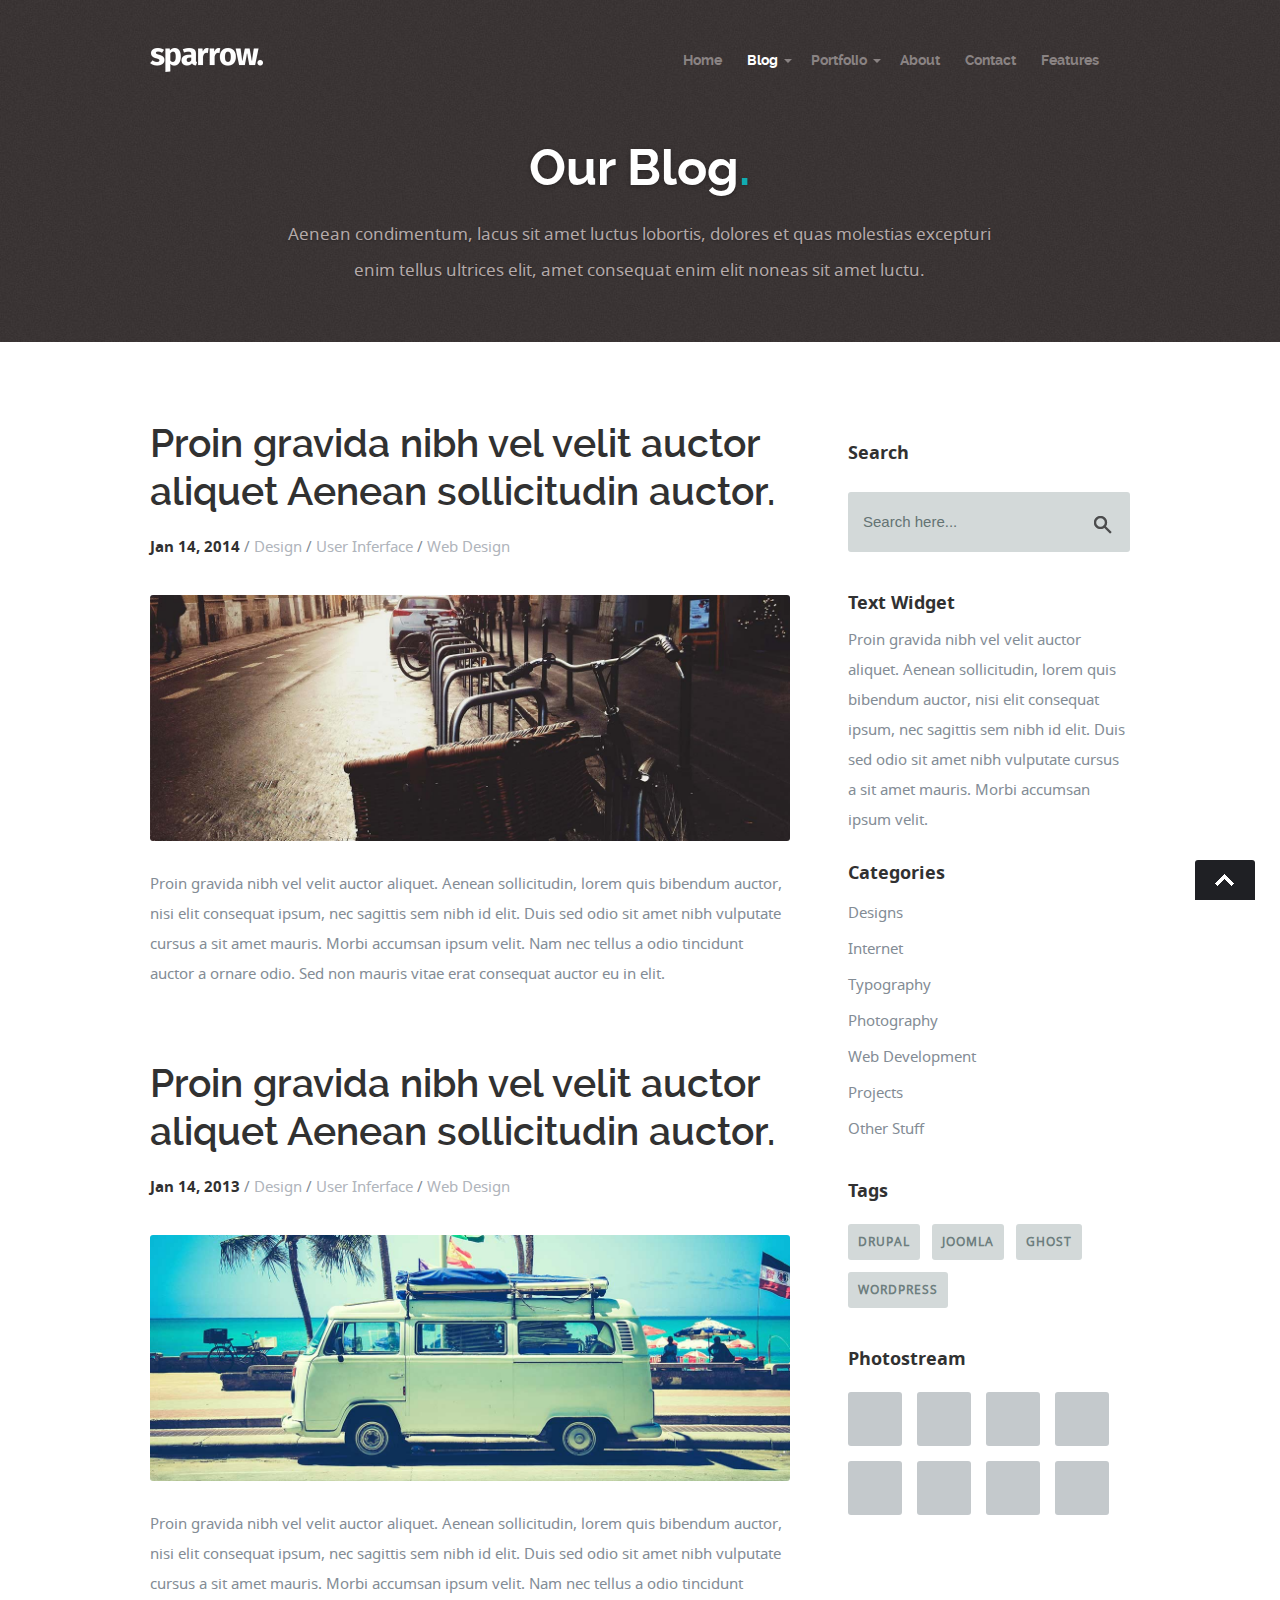
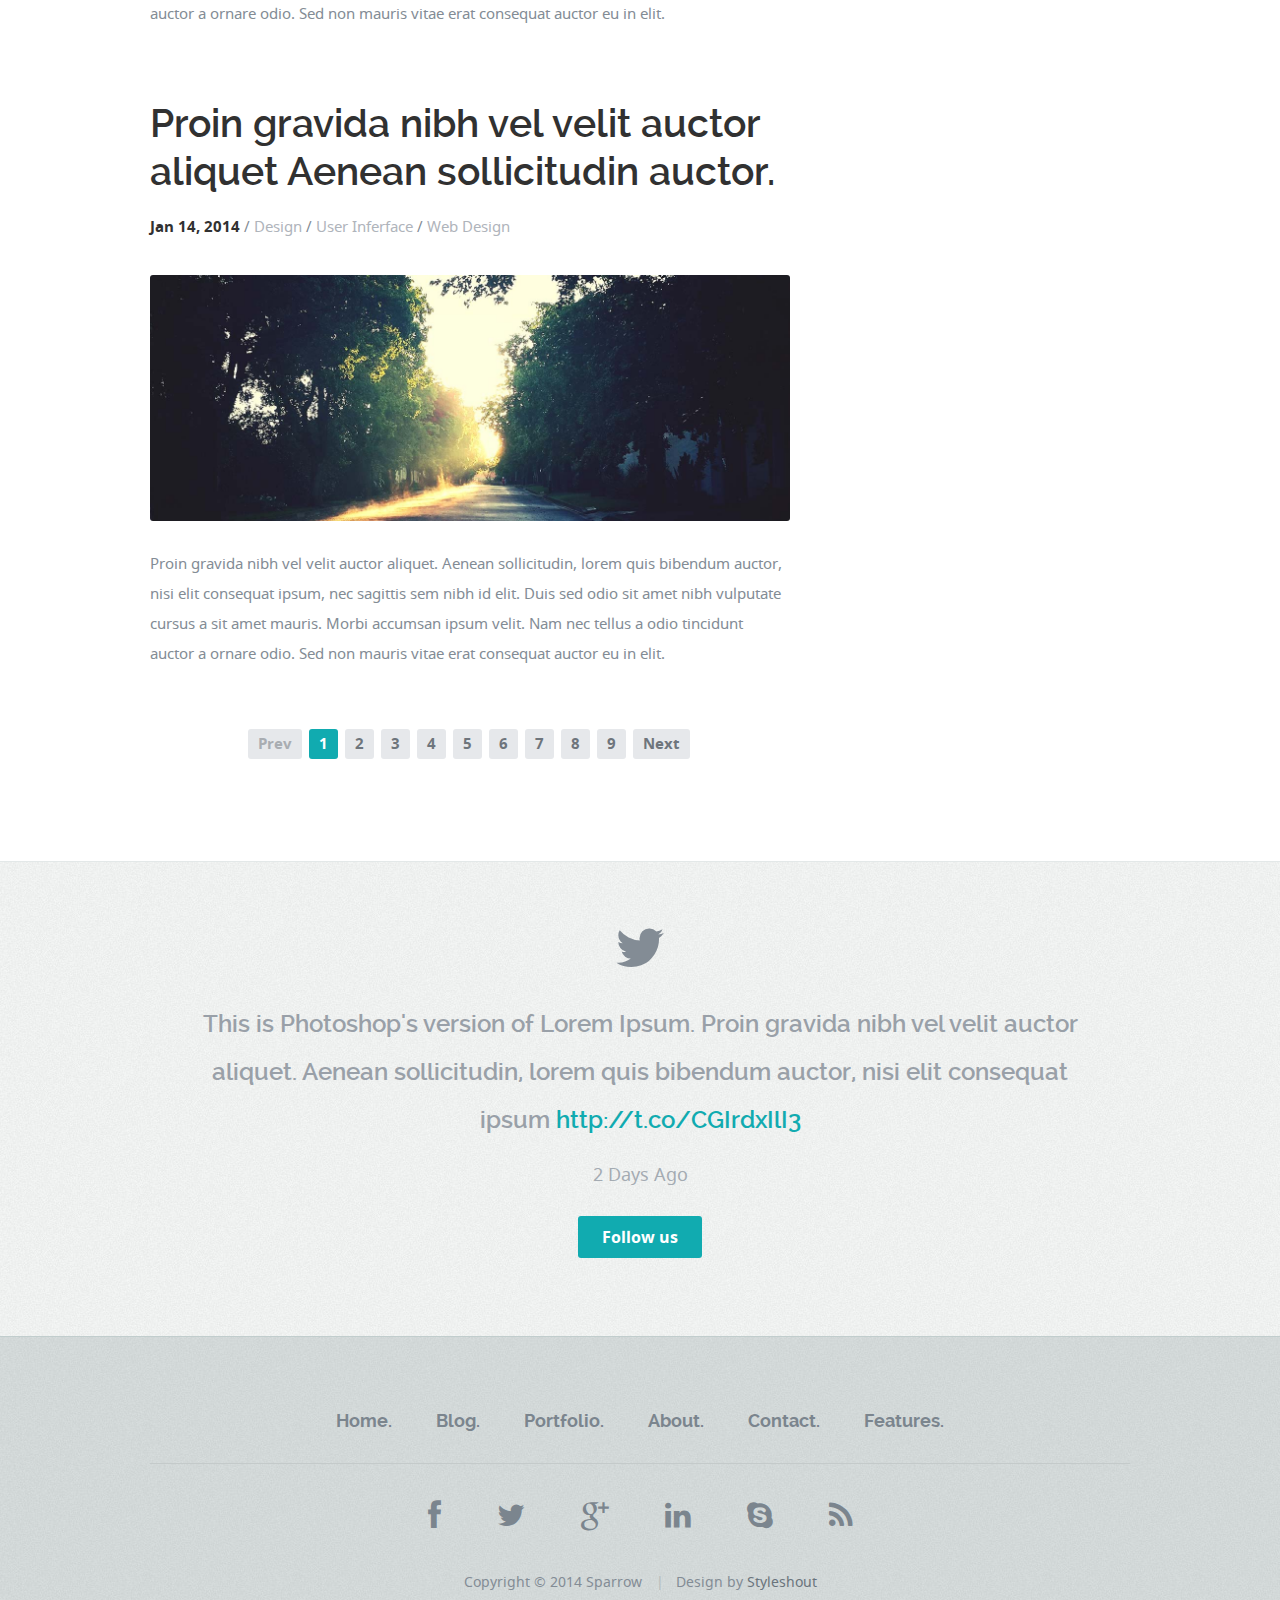
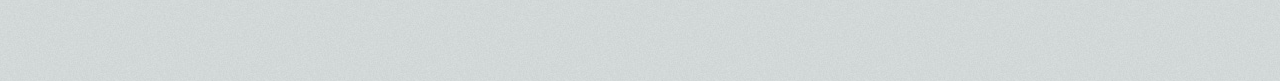
<file: blog.html>
<!DOCTYPE html>
<!--[if lt IE 8 ]><html class="no-js ie ie7" lang="en"> <![endif]-->
<!--[if IE 8 ]><html class="no-js ie ie8" lang="en"> <![endif]-->
<!--[if (gte IE 8)|!(IE)]><!--><html class="no-js" lang="en"> <!--<![endif]-->
<head>

   <!--- Basic Page Needs
   ================================================== -->
   <meta charset="utf-8">
	<title>Blog | Sparrow</title>
	<meta name="description" content="">
	<meta name="author" content="">

   <!-- Mobile Specific Metas
   ================================================== -->
	<meta name="viewport" content="width=device-width, initial-scale=1, maximum-scale=1">

	<!-- CSS
    ================================================== -->
   <link rel="stylesheet" href="css/default.css">
	<link rel="stylesheet" href="css/layout.css">
   <link rel="stylesheet" href="css/media-queries.css">

   <!-- Script
   ================================================== -->
	<script src="js/modernizr.js"></script>

   <!-- Favicons
	================================================== -->
	<link rel="shortcut icon" href="favicon.ico" >

</head>

<body>

   <!-- Header
   ================================================== -->
   <header>

      <div class="row">

         <div class="twelve columns">

            <div class="logo">
               <a href="index.html"><img alt="" src="images/logo.png"></a>
            </div>

            <nav id="nav-wrap">

               <a class="mobile-btn" href="#nav-wrap" title="Show navigation">Show navigation</a>
	            <a class="mobile-btn" href="#" title="Hide navigation">Hide navigation</a>

               <ul id="nav" class="nav">

	               <li><a href="index.html">Home</a></li>
	               <li class="current"><span><a href="blog.html">Blog</a></span>
                     <ul>
                        <li><a href="blog.html">Blog Index</a></li>
                        <li><a href="single.html">Post</a></li>
                     </ul>
                  </li>
                  <li><span><a href="portfolio-index.html">Portfolio</a></span>
                     <ul>
                        <li><a href="portfolio-index.html">Portfolio Index</a></li>
                        <li><a href="portfolio.html">Portfolio Entry</a></li>
                     </ul>
                  </li>
	               <li><a href="about.html">About</a></li>
                  <li><a href="contact.html">Contact</a></li>
                  <li><a href="styles.html">Features</a></li>

               </ul> <!-- end #nav -->

            </nav> <!-- end #nav-wrap -->

         </div>

      </div>

   </header> <!-- Header End -->

   <!-- Page Title
   ================================================== -->
   <div id="page-title">

      <div class="row">

         <div class="ten columns centered text-center">
            <h1>Our Blog<span>.</span></h1>

            <p>Aenean condimentum, lacus sit amet luctus lobortis, dolores et quas molestias excepturi
            enim tellus ultrices elit, amet consequat enim elit noneas sit amet luctu. </p>
         </div>

      </div>

   </div> <!-- Page Title End-->

   <!-- Content
   ================================================== -->
   <div class="content-outer">

      <div id="page-content" class="row">

         <div id="primary" class="eight columns">

            <article class="post">

               <div class="entry-header cf">

                  <h1><a href="single.html" title="">Proin gravida nibh vel velit auctor aliquet Aenean sollicitudin auctor.</a></h1>

                  <p class="post-meta">

                     <time class="date" datetime="2014-01-14T11:24">Jan 14, 2014</time>
                     /
                     <span class="categories">
                     <a href="#">Design</a> /
                     <a href="#">User Inferface</a> /
                     <a href="#">Web Design</a>
                     </span>

                  </p>

               </div>

               <div class="post-thumb">
                  <a href="single.html" title=""><img src="images/post-image/post-image-1300x500-01.jpg" alt="post-image" title="post-image"></a>
               </div>

               <div class="post-content">

                  <p>Proin gravida nibh vel velit auctor aliquet. Aenean sollicitudin, lorem quis bibendum auctor,
                  nisi elit consequat ipsum, nec sagittis sem nibh id elit. Duis sed odio sit amet nibh vulputate
                  cursus a sit amet mauris. Morbi accumsan ipsum velit. Nam nec tellus a odio tincidunt auctor a
                  ornare odio. Sed non  mauris vitae erat consequat auctor eu in elit. </p>

               </div>

            </article> <!-- post end -->

            <article class="post">

               <div class="entry-header cf">

                  <h1><a href="single.html" title="">Proin gravida nibh vel velit auctor aliquet Aenean sollicitudin auctor.</a></h1>

                  <p class="post-meta">

                     <time class="date" datetime="2014-01-14T11:24">Jan 14, 2013</time>
                     /
                     <span class="categories">
                     <a href="#">Design</a> /
                     <a href="#">User Inferface</a> /
                     <a href="#">Web Design</a>
                     </span>

                  </p>

               </div>

               <div class="post-thumb">
                  <a href="single.html" title=""><img src="images/post-image/post-image-1300x500-02.jpg" alt="post-image" title="post-image"></a>
               </div>

               <div class="post-content">

                  <p>Proin gravida nibh vel velit auctor aliquet. Aenean sollicitudin, lorem quis bibendum auctor,
                  nisi elit consequat ipsum, nec sagittis sem nibh id elit. Duis sed odio sit amet nibh vulputate
                  cursus a sit amet mauris. Morbi accumsan ipsum velit. Nam nec tellus a odio tincidunt auctor a
                  ornare odio. Sed non  mauris vitae erat consequat auctor eu in elit. </p>

               </div>

            </article> <!-- post end -->

            <article class="post">

               <div class="entry-header cf">

                  <h1><a href="single.html" title="">Proin gravida nibh vel velit auctor aliquet Aenean sollicitudin auctor.</a></h1>

                  <p class="post-meta">

                     <time class="date" datetime="2014-01-14T11:24">Jan 14, 2014</time>
                     /
                     <span class="categories">
                     <a href="#">Design</a> /
                     <a href="#">User Inferface</a> /
                     <a href="#">Web Design</a>
                     </span>

                  </p>

               </div>

               <div class="post-thumb">
                  <a href="single.html" title=""><img src="images/post-image/post-image-1300x500-03.jpg" alt="post-image" title="post-image"></a>
               </div>

               <div class="post-content">

                  <p>Proin gravida nibh vel velit auctor aliquet. Aenean sollicitudin, lorem quis bibendum auctor,
                  nisi elit consequat ipsum, nec sagittis sem nibh id elit. Duis sed odio sit amet nibh vulputate
                  cursus a sit amet mauris. Morbi accumsan ipsum velit. Nam nec tellus a odio tincidunt auctor a
                  ornare odio. Sed non  mauris vitae erat consequat auctor eu in elit. </p>

               </div>

            </article> <!-- post end -->

            <!-- Pagination -->
            <nav class="col full pagination">
  			      <ul>
                  <li><span class="page-numbers prev inactive">Prev</span></li>
  				      <li><span class="page-numbers current">1</span></li>
  				      <li><a href="#" class="page-numbers">2</a></li>
                  <li><a href="#" class="page-numbers">3</a></li>
                  <li><a href="#" class="page-numbers">4</a></li>
                  <li><a href="#" class="page-numbers">5</a></li>
                  <li><a href="#" class="page-numbers">6</a></li>
                  <li><a href="#" class="page-numbers">7</a></li>
                  <li><a href="#" class="page-numbers">8</a></li>
                  <li><a href="#" class="page-numbers">9</a></li>
  				      <li><a href="#" class="page-numbers next">Next</a></li>
  			      </ul>
  		      </nav>

         </div> <!-- Primary End-->

         <div id="secondary" class="four columns end">

            <aside id="sidebar">

               <div class="widget widget_search">
                  <h5>Search</h5>
                  <form action="#">

                     <input class="text-search" type="text" onfocus="if (this.value == 'Search here...') { this.value = ''; }" onblur="if(this.value == '') { this.value = 'Search here...'; }" value="Search here...">
                     <input type="submit" class="submit-search" value="">

                  </form>
               </div>

               <div class="widget widget_text">
                  <h5 class="widget-title">Text Widget</h5>
                  <div class="textwidget">Proin gravida nibh vel velit auctor aliquet.
                  Aenean sollicitudin, lorem quis bibendum auctor, nisi elit consequat ipsum,
                  nec sagittis sem nibh id elit. Duis sed odio sit amet nibh vulputate cursus
                  a sit amet mauris. Morbi accumsan ipsum velit. </div>
		         </div>

               <div class="widget widget_categories">
                  <h5 class="widget-title">Categories</h5>
                  <ul class="link-list cf">
                     <li><a href="#">Designs</a></li>
                     <li><a href="#">Internet</a></li>
                     <li><a href="#">Typography</a></li>
                     <li><a href="#">Photography</a></li>
                     <li><a href="#">Web Development</a></li>
                     <li><a href="#">Projects</a></li>
                     <li><a href="#">Other Stuff</a></li>
                  </ul>
               </div>

               <div class="widget widget_tag_cloud">
                  <h5 class="widget-title">Tags</h5>
                  <div class="tagcloud cf">
                     <a href="#">drupal</a>
                     <a href="#">joomla</a>
                     <a href="#">ghost</a>
                     <a href="#">wordpress</a>
                  </div>
               </div>

               <div class="widget widget_photostream">
                  <h5>Photostream</h5>
                  <ul class="photostream cf">
                     <li><a href="#"><img src="images/thumb.jpg" alt="thumbnail"></a></li>
                     <li><a href="#"><img src="images/thumb.jpg" alt="thumbnail"></a></li>
                     <li><a href="#"><img src="images/thumb.jpg" alt="thumbnail"></a></li>
                     <li><a href="#"><img src="images/thumb.jpg" alt="thumbnail"></a></li>
                     <li><a href="#"><img src="images/thumb.jpg" alt="thumbnail"></a></li>
                     <li><a href="#"><img src="images/thumb.jpg" alt="thumbnail"></a></li>
                     <li><a href="#"><img src="images/thumb.jpg" alt="thumbnail"></a></li>
                     <li><a href="#"><img src="images/thumb.jpg" alt="thumbnail"></a></li>
                  </ul>
	            </div>

            </aside>

         </div> <!-- Secondary End-->

      </div>

   </div> <!-- Content End-->

   <!-- Tweets Section
   ================================================== -->
   <section id="tweets">

      <div class="row">

         <div class="tweeter-icon align-center">
            <i class="fa fa-twitter"></i>
         </div>

         <ul id="twitter" class="align-center">
            <li>
               <span>
               This is Photoshop's version  of Lorem Ipsum. Proin gravida nibh vel velit auctor aliquet.
               Aenean sollicitudin, lorem quis bibendum auctor, nisi elit consequat ipsum
               <a href="#">http://t.co/CGIrdxIlI3</a>
               </span>
               <b><a href="#">2 Days Ago</a></b>
            </li>
            <!--
            <li>
               <span>
               This is Photoshop's version  of Lorem Ipsum. Proin gravida nibh vel velit auctor aliquet.
               Aenean sollicitudin, lorem quis bibendum auctor, nisi elit consequat ipsum
               <a href="#">http://t.co/CGIrdxIlI3</a>
               </span>
               <b><a href="#">3 Days Ago</a></b>
            </li>
            -->
         </ul>

         <p class="align-center"><a href="#" class="button">Follow us</a></p>

      </div>

   </section> <!-- Tweets Section End-->

   <!-- footer
   ================================================== -->
   <footer>

      <div class="row">

         <div class="twelve columns">

            <ul class="footer-nav">
					<li><a href="#">Home.</a></li>
              	<li><a href="#">Blog.</a></li>
              	<li><a href="#">Portfolio.</a></li>
              	<li><a href="#">About.</a></li>
              	<li><a href="#">Contact.</a></li>
               <li><a href="#">Features.</a></li>
			   </ul>

            <ul class="footer-social">
               <li><a href="#"><i class="fa fa-facebook"></i></a></li>
               <li><a href="#"><i class="fa fa-twitter"></i></a></li>
               <li><a href="#"><i class="fa fa-google-plus"></i></a></li>
               <li><a href="#"><i class="fa fa-linkedin"></i></a></li>
               <li><a href="#"><i class="fa fa-skype"></i></a></li>
               <li><a href="#"><i class="fa fa-rss"></i></a></li>
            </ul>

            <ul class="copyright">
               <li>Copyright &copy; 2014 Sparrow</li> 
               <li>Design by <a href="http://www.styleshout.com/">Styleshout</a></li>               
            </ul>

         </div>

         <div id="go-top" style="display: block;"><a title="Back to Top" href="#">Go To Top</a></div>

      </div>

   </footer> <!-- Footer End-->

   <!-- Java Script
   ================================================== -->
   <script src="https://ajax.googleapis.com/ajax/libs/jquery/1.10.2/jquery.min.js"></script>
   <script>window.jQuery || document.write('<script src="js/jquery-1.10.2.min.js"><\/script>')</script>
   <script type="text/javascript" src="js/jquery-migrate-1.2.1.min.js"></script>

   <script src="js/jquery.flexslider.js"></script>
   <script src="js/doubletaptogo.js"></script>
   <script src="js/init.js"></script>

</body>

</html>
</file>
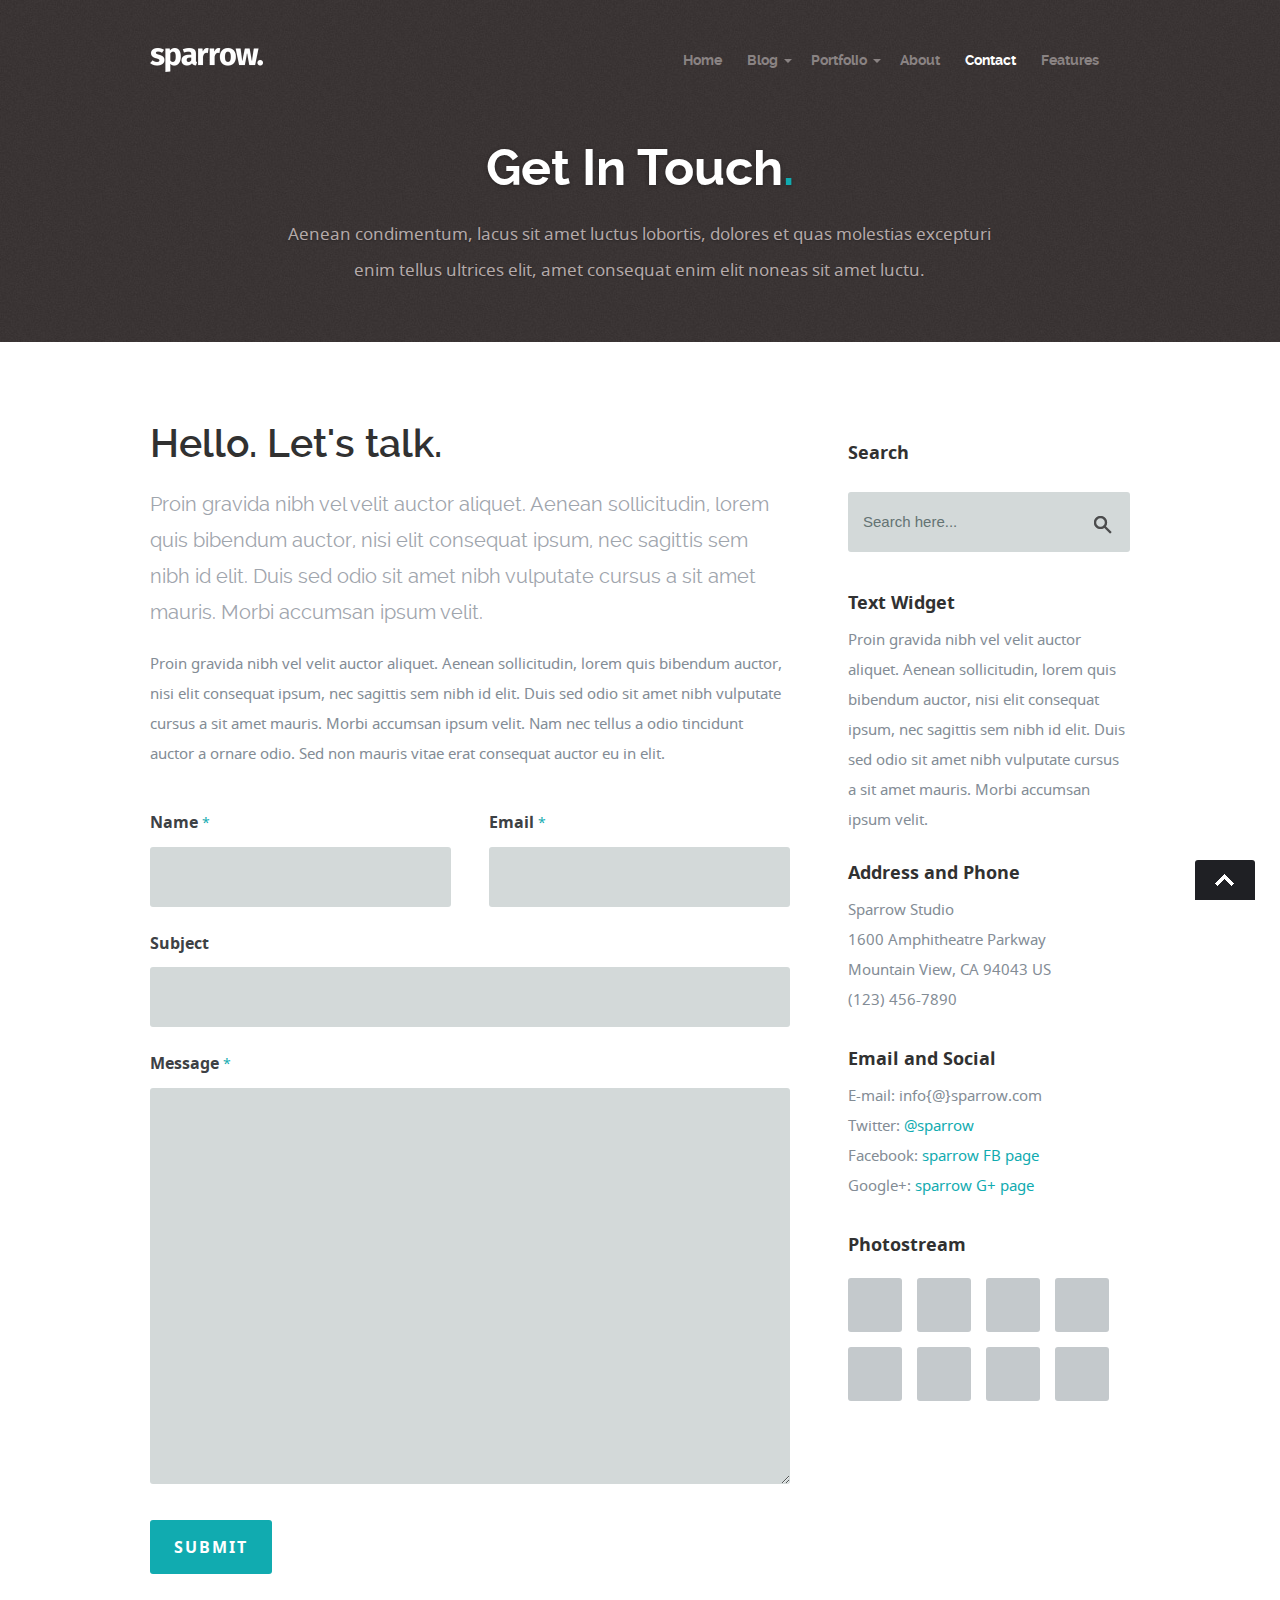
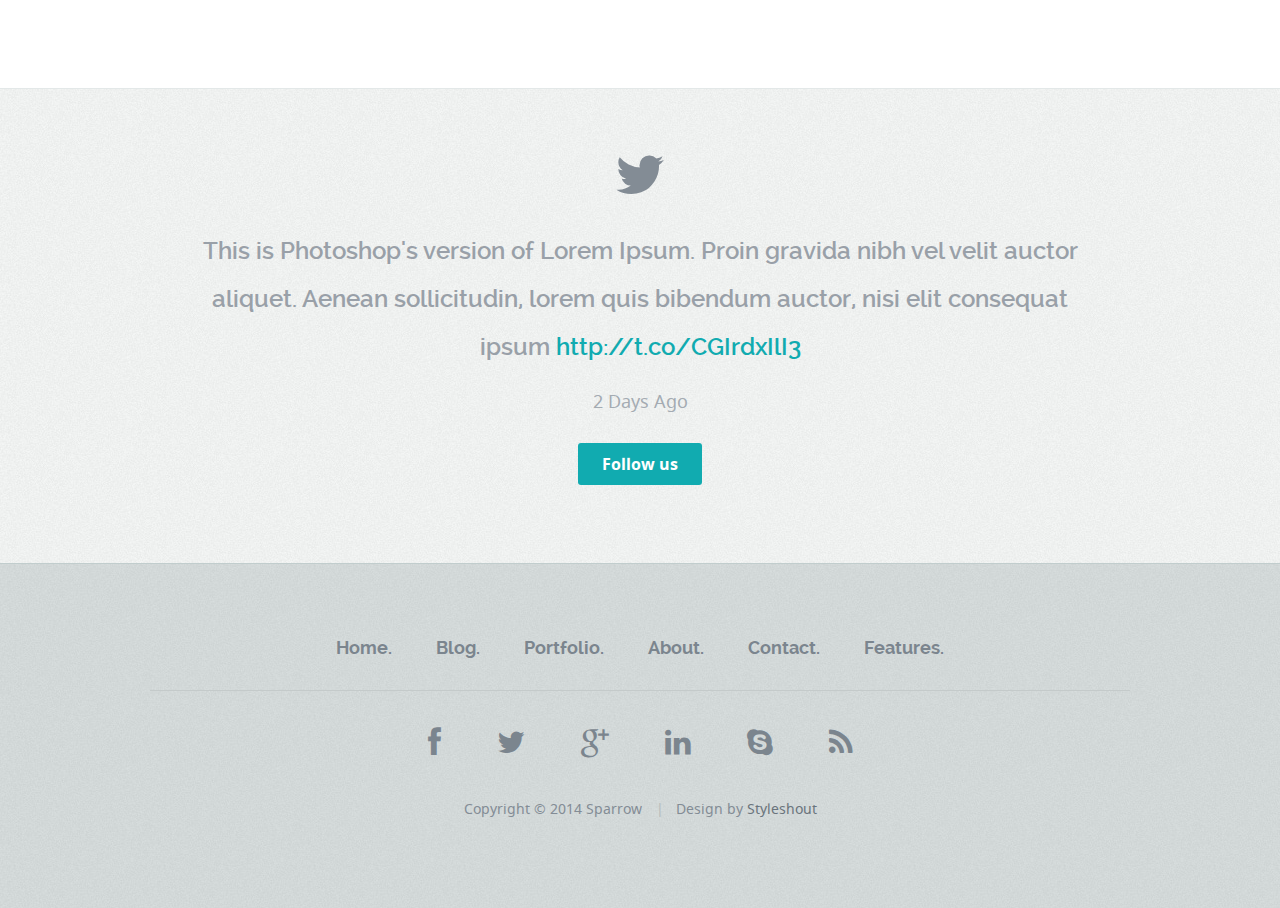
<file: contact.html>
<!DOCTYPE html>
<!--[if lt IE 8 ]><html class="no-js ie ie7" lang="en"> <![endif]-->
<!--[if IE 8 ]><html class="no-js ie ie8" lang="en"> <![endif]-->
<!--[if (gte IE 8)|!(IE)]><!--><html class="no-js" lang="en"> <!--<![endif]-->
<head>

   <!-- Google Tag Manager 
   ================================================== -->
   <script>
      (function (w, d, s, l, i) {
          w[l] = w[l] || [];
          w[l].push({ "gtm.start": new Date().getTime(), event: "gtm.js" });
          var f = d.getElementsByTagName(s)[0],
              j = d.createElement(s),
              dl = l != "dataLayer" ? "&l=" + l : "";
          j.async = true;
          j.src = "https://www.googletagmanager.com/gtm.js?id=" + i + dl;
          f.parentNode.insertBefore(j, f);
      })(window, document, "script", "dataLayer", "GTM-WBQTGLR");
   </script>

   <!--- Basic Page Needs
   ================================================== -->
   <meta charset="utf-8">
	<title>Contact Page | Sparrow</title>
	<meta name="description" content="">
	<meta name="author" content="">

   <!-- Mobile Specific Metas
   ================================================== -->
	<meta name="viewport" content="width=device-width, initial-scale=1, maximum-scale=1">

	<!-- CSS
    ================================================== -->
   <link rel="stylesheet" href="css/default.css">
	<link rel="stylesheet" href="css/layout.css">
   <link rel="stylesheet" href="css/media-queries.css">

   <!-- Script
   ================================================== -->
	<script src="js/modernizr.js"></script>

   <!-- Favicons
	================================================== -->
	<link rel="shortcut icon" href="favicon.ico" >

</head>

<body>

   <!-- Google Tag Manager (noscript)
   ================================================== -->
   <noscript><iframe src="https://www.googletagmanager.com/ns.html?id=GTM-WBQTGLR"
   height="0" width="0" style="display:none;visibility:hidden"></iframe></noscript>

   <!-- Header
   ================================================== -->
   <header>

      <div class="row">

         <div class="twelve columns">

            <div class="logo">
               <a href="index.html"><img alt="" src="images/logo.png"></a>
            </div>

            <nav id="nav-wrap">

               <a class="mobile-btn" href="#nav-wrap" title="Show navigation">Show navigation</a>
	            <a class="mobile-btn" href="#" title="Hide navigation">Hide navigation</a>

               <ul id="nav" class="nav">

	               <li><a href="index.html">Home</a></li>
	               <li><span><a href="blog.html">Blog</a></span>
                     <ul>
                        <li><a href="blog.html">Blog Index</a></li>
                        <li><a href="single.html">Post</a></li>
                     </ul>
                  </li>
                  <li><span><a href="portfolio-index.html">Portfolio</a></span>
                     <ul>
                        <li><a href="portfolio-index.html">Portfolio Index</a></li>
                        <li><a href="portfolio.html">Portfolio Entry</a></li>
                     </ul>
                  </li>
	               <li><a href="about.html">About</a></li>
                  <li class="current"><a href="contact.html">Contact</a></li>
                  <li><a href="styles.html">Features</a></li>

               </ul> <!-- end #nav -->

            </nav> <!-- end #nav-wrap -->

         </div>

      </div>

   </header> <!-- Header End -->

   <!-- Page Title
   ================================================== -->
   <div id="page-title">

      <div class="row">

         <div class="ten columns centered text-center">
            <h1>Get In Touch<span>.</span></h1>

            <p>Aenean condimentum, lacus sit amet luctus lobortis, dolores et quas molestias excepturi
            enim tellus ultrices elit, amet consequat enim elit noneas sit amet luctu. </p>
         </div>

      </div>

   </div> <!-- Page Title End-->

   <!-- Content
   ================================================== -->
   <div class="content-outer">

      <div id="page-content" class="row page">

         <div id="primary" class="eight columns">

            <section>

              <h1>Hello. Let's talk.</h1>

              <p class="lead">Proin gravida nibh vel velit auctor aliquet. Aenean sollicitudin, lorem quis bibendum auctor,
              nisi elit consequat ipsum, nec sagittis sem nibh id elit. Duis sed odio sit amet nibh vulputate
              cursus a sit amet mauris. Morbi accumsan ipsum velit. </p>

              <p>Proin gravida nibh vel velit auctor aliquet. Aenean sollicitudin, lorem quis bibendum auctor,
              nisi elit consequat ipsum, nec sagittis sem nibh id elit. Duis sed odio sit amet nibh vulputate
              cursus a sit amet mauris. Morbi accumsan ipsum velit. Nam nec tellus a odio tincidunt auctor a
              ornare odio. Sed non  mauris vitae erat consequat auctor eu in elit. </p>

              <div id="contact-form">

                  <!-- form -->
                  <form name="contactForm" id="contactForm" method="post" action="">
      					<fieldset>

                        <div class="half">
      						   <label for="contactName">Name <span class="required">*</span></label>
      						   <input name="contactName" type="text" id="contactName" size="35" value="" />
                        </div>

                        <div class="half pull-right">
      						   <label for="contactEmail">Email <span class="required">*</span></label>
      						   <input name="contactEmail" type="text" id="contactEmail" size="35" value="" />
                        </div>

                        <div>
      						   <label for="contactSubject">Subject</label>
      						   <input name="contactSubject" type="text" id="contactSubject" size="35" value="" />
                        </div>

                        <div>
                           <label  for="contactMessage">Message <span class="required">*</span></label>
                           <textarea name="contactMessage"  id="contactMessage" rows="15" cols="50" ></textarea>
                        </div>

                        <div>
                           <button class="submit">Submit</button>
                           <span id="image-loader">
                              <img src="images/loader.gif" alt="" />
                           </span>
                        </div>

      					</fieldset>
      				</form> <!-- Form End -->

                  <!-- contact-warning -->
                  <div id="message-warning"></div>
                  <!-- contact-success -->
      				<div id="message-success">
                     <i class="icon-ok"></i>Your message was sent, thank you!<br />
      				</div>

               </div>

            </section> <!-- section end -->

         </div>

         <div id="secondary" class="four columns end">

            <aside id="sidebar">

               <div class="widget widget_search">
                  <h5>Search</h5>
                  <form action="#">

                     <input class="text-search" type="text" onfocus="if (this.value == 'Search here...') { this.value = ''; }" onblur="if(this.value == '') { this.value = 'Search here...'; }" value="Search here...">
                     <input type="submit" class="submit-search" value="">

                  </form>
               </div>

               <div class="widget widget_text">
                  <h5 class="widget-title">Text Widget</h5>
                  <div class="textwidget">Proin gravida nibh vel velit auctor aliquet.
                  Aenean sollicitudin, lorem quis bibendum auctor, nisi elit consequat ipsum,
                  nec sagittis sem nibh id elit. Duis sed odio sit amet nibh vulputate cursus
                  a sit amet mauris. Morbi accumsan ipsum velit. </div>
		         </div>

               <div class="widget widget_contact">
					   <h5>Address and Phone</h5>
					   <p class="address">
						   Sparrow Studio<br>
						   1600 Amphitheatre Parkway <br>
						   Mountain View, CA 94043 US<br>
						   <span>(123) 456-7890</span>
					   </p>

					   <h5>Email and Social</h5>
					   <p>
                     E-mail: info{@}sparrow.com<br>
                     Twitter: <a href="#">@sparrow</a><br>
                     Facebook: <a href="#">sparrow FB page</a><br>
                     Google+: <a href="#">sparrow G+ page</a>
                  </p>
				   </div>

               <div class="widget widget_photostream">
                  <h5>Photostream</h5>
                  <ul class="photostream cf">
                     <li><a href="#"><img src="images/thumb.jpg" alt="thumbnail"></a></li>
                     <li><a href="#"><img src="images/thumb.jpg" alt="thumbnail"></a></li>
                     <li><a href="#"><img src="images/thumb.jpg" alt="thumbnail"></a></li>
                     <li><a href="#"><img src="images/thumb.jpg" alt="thumbnail"></a></li>
                     <li><a href="#"><img src="images/thumb.jpg" alt="thumbnail"></a></li>
                     <li><a href="#"><img src="images/thumb.jpg" alt="thumbnail"></a></li>
                     <li><a href="#"><img src="images/thumb.jpg" alt="thumbnail"></a></li>
                     <li><a href="#"><img src="images/thumb.jpg" alt="thumbnail"></a></li>
                  </ul>
	            </div>

            </aside>

         </div>

      </div>

   </div> <!-- Content End-->

   <!-- Tweets Section
   ================================================== -->
   <section id="tweets">

      <div class="row">

         <div class="tweeter-icon align-center">
            <i class="fa fa-twitter"></i>
         </div>

         <ul id="twitter" class="align-center">
            <li>
               <span>
               This is Photoshop's version  of Lorem Ipsum. Proin gravida nibh vel velit auctor aliquet.
               Aenean sollicitudin, lorem quis bibendum auctor, nisi elit consequat ipsum
               <a href="#">http://t.co/CGIrdxIlI3</a>
               </span>
               <b><a href="#">2 Days Ago</a></b>
            </li>
            <!--
            <li>
               <span>
               This is Photoshop's version  of Lorem Ipsum. Proin gravida nibh vel velit auctor aliquet.
               Aenean sollicitudin, lorem quis bibendum auctor, nisi elit consequat ipsum
               <a href="#">http://t.co/CGIrdxIlI3</a>
               </span>
               <b><a href="#">3 Days Ago</a></b>
            </li>
            -->
         </ul>

         <p class="align-center"><a href="#" class="button">Follow us</a></p>

      </div>

   </section> <!-- Tweet Section End-->

   <!-- footer
   ================================================== -->
   <footer>

      <div class="row">

         <div class="twelve columns">

            <ul class="footer-nav">
					<li><a href="#">Home.</a></li>
              	<li><a href="#">Blog.</a></li>
              	<li><a href="#">Portfolio.</a></li>
              	<li><a href="#">About.</a></li>
              	<li><a href="#">Contact.</a></li>
               <li><a href="#">Features.</a></li>
			   </ul>

            <ul class="footer-social">
               <li><a href="#"><i class="fa fa-facebook"></i></a></li>
               <li><a href="#"><i class="fa fa-twitter"></i></a></li>
               <li><a href="#"><i class="fa fa-google-plus"></i></a></li>
               <li><a href="#"><i class="fa fa-linkedin"></i></a></li>
               <li><a href="#"><i class="fa fa-skype"></i></a></li>
               <li><a href="#"><i class="fa fa-rss"></i></a></li>
            </ul>

            <ul class="copyright">
               <li>Copyright &copy; 2014 Sparrow</li> 
               <li>Design by <a href="http://www.styleshout.com/">Styleshout</a></li>               
            </ul>

         </div>

         <div id="go-top" style="display: block;"><a title="Back to Top" href="#">Go To Top</a></div>

      </div>

   </footer> <!-- Footer End-->

   <!-- Java Script
   ================================================== -->
   <script src="https://ajax.googleapis.com/ajax/libs/jquery/1.10.2/jquery.min.js"></script>
   <script>window.jQuery || document.write('<script src="js/jquery-1.10.2.min.js"><\/script>')</script>
   <script type="text/javascript" src="js/jquery-migrate-1.2.1.min.js"></script>

   <script src="js/jquery.flexslider.js"></script>
   <script src="js/doubletaptogo.js"></script>
   <script src="js/init.js"></script>

</body>

</html>
</file>
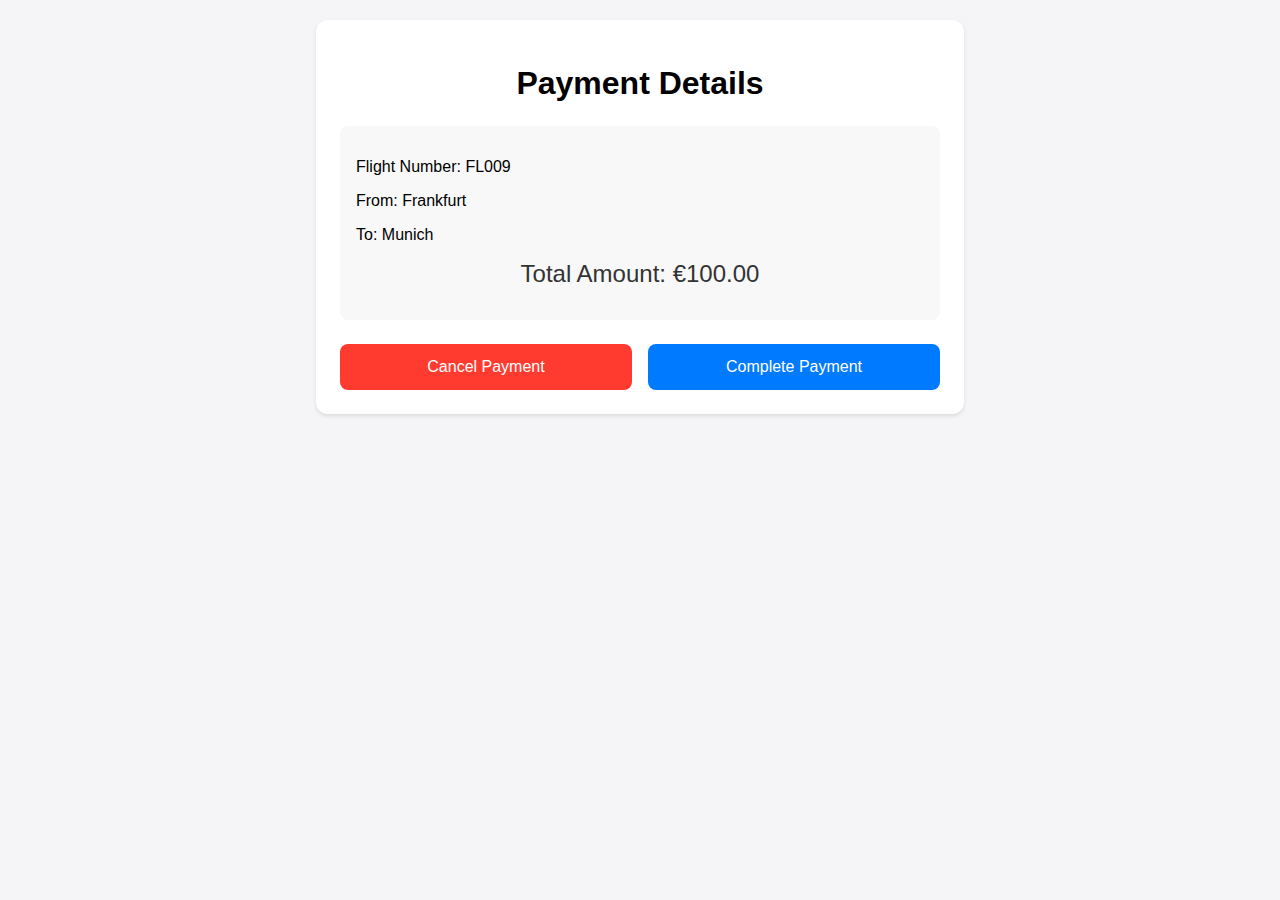
<file: payment.html>
<!DOCTYPE html>
<html lang="en">
<head>
    <meta charset="UTF-8">
    <meta name="viewport" content="width=device-width, initial-scale=1.0">
    
    <!-- Google Tag Manager -->
    <script>(function(w,d,s,l,i){w[l]=w[l]||[];w[l].push({'gtm.start':
    new Date().getTime(),event:'gtm.js'});var f=d.getElementsByTagName(s)[0],
    j=d.createElement(s),dl=l!='dataLayer'?'&l='+l:'';j.async=true;j.src=
    'https://www.googletagmanager.com/gtm.js?id='+i+dl;f.parentNode.insertBefore(j,f);
    })(window,document,'script','dataLayer','GTM-KZPJGQBZ');</script>
    <!-- End Google Tag Manager -->
    
    <title>Flight Payment</title>
    <style>
        body {
            font-family: -apple-system, BlinkMacSystemFont, 'Segoe UI', Roboto, Oxygen, Ubuntu, Cantarell, sans-serif;
            margin: 0;
            padding: 20px;
            background-color: #f5f5f7;
        }
        .payment-container {
            max-width: 600px;
            margin: 0 auto;
            background: white;
            padding: 24px;
            border-radius: 12px;
            box-shadow: 0 2px 4px rgba(0,0,0,0.1);
        }
        .header {
            text-align: center;
            margin-bottom: 24px;
        }
        .payment-details {
            margin-bottom: 24px;
            padding: 16px;
            background: #f8f8f8;
            border-radius: 8px;
        }
        .amount {
            font-size: 24px;
            color: #333;
            text-align: center;
            margin: 16px 0;
        }
        .button-container {
            display: flex;
            justify-content: space-between;
            gap: 16px;
            margin-top: 24px;
        }
        .button {
            flex: 1;
            padding: 14px 24px;
            border: none;
            border-radius: 8px;
            font-size: 16px;
            font-weight: 500;
            cursor: pointer;
            transition: background-color 0.2s;
        }
        .complete-button {
            background-color: #007AFF;
            color: white;
        }
        .complete-button:hover {
            background-color: #0066CC;
        }
        .cancel-button {
            background-color: #ff3b30;
            color: white;
        }
        .cancel-button:hover {
            background-color: #dc352b;
        }
    </style>
</head>
<body>
    <div class="payment-container">
        <div class="header">
            <h1>Payment Details</h1>
        </div>
        <div class="payment-details">
            <p>Flight Number: <span id="flightNumber">Loading...</span></p>
            <p>From: <span id="origin">Loading...</span></p>
            <p>To: <span id="destination">Loading...</span></p>
            <div class="amount">
                Total Amount: <span id="amount">Loading...</span>
            </div>
        </div>
        <div class="button-container">
            <button class="button cancel-button" onclick="window.webkit.messageHandlers.paymentCancelled.postMessage('')">
                Cancel Payment
            </button>
            <button class="button complete-button" onclick="window.webkit.messageHandlers.paymentCompleted.postMessage('')">
                Complete Payment
            </button>
        </div>
    </div>
    <script>
        // Parse URL parameters
        const urlParams = new URLSearchParams(window.location.search);

        // Get flight details from URL parameters
        const flightNumber = urlParams.get('flightNumber') || 'FL009';
        const origin = urlParams.get('origin') || 'Frankfurt';
        const destination = urlParams.get('destination') || 'Munich';
        const price = urlParams.get('price') || '100.00';
        const currency = urlParams.get('currency') || 'EUR';

        // Update the page with real data
        document.getElementById('flightNumber').textContent = flightNumber;
        document.getElementById('origin').textContent = origin;
        document.getElementById('destination').textContent = destination;
        document.getElementById('amount').textContent = '€' + price;
    </script>
</body>
</html>
</file>
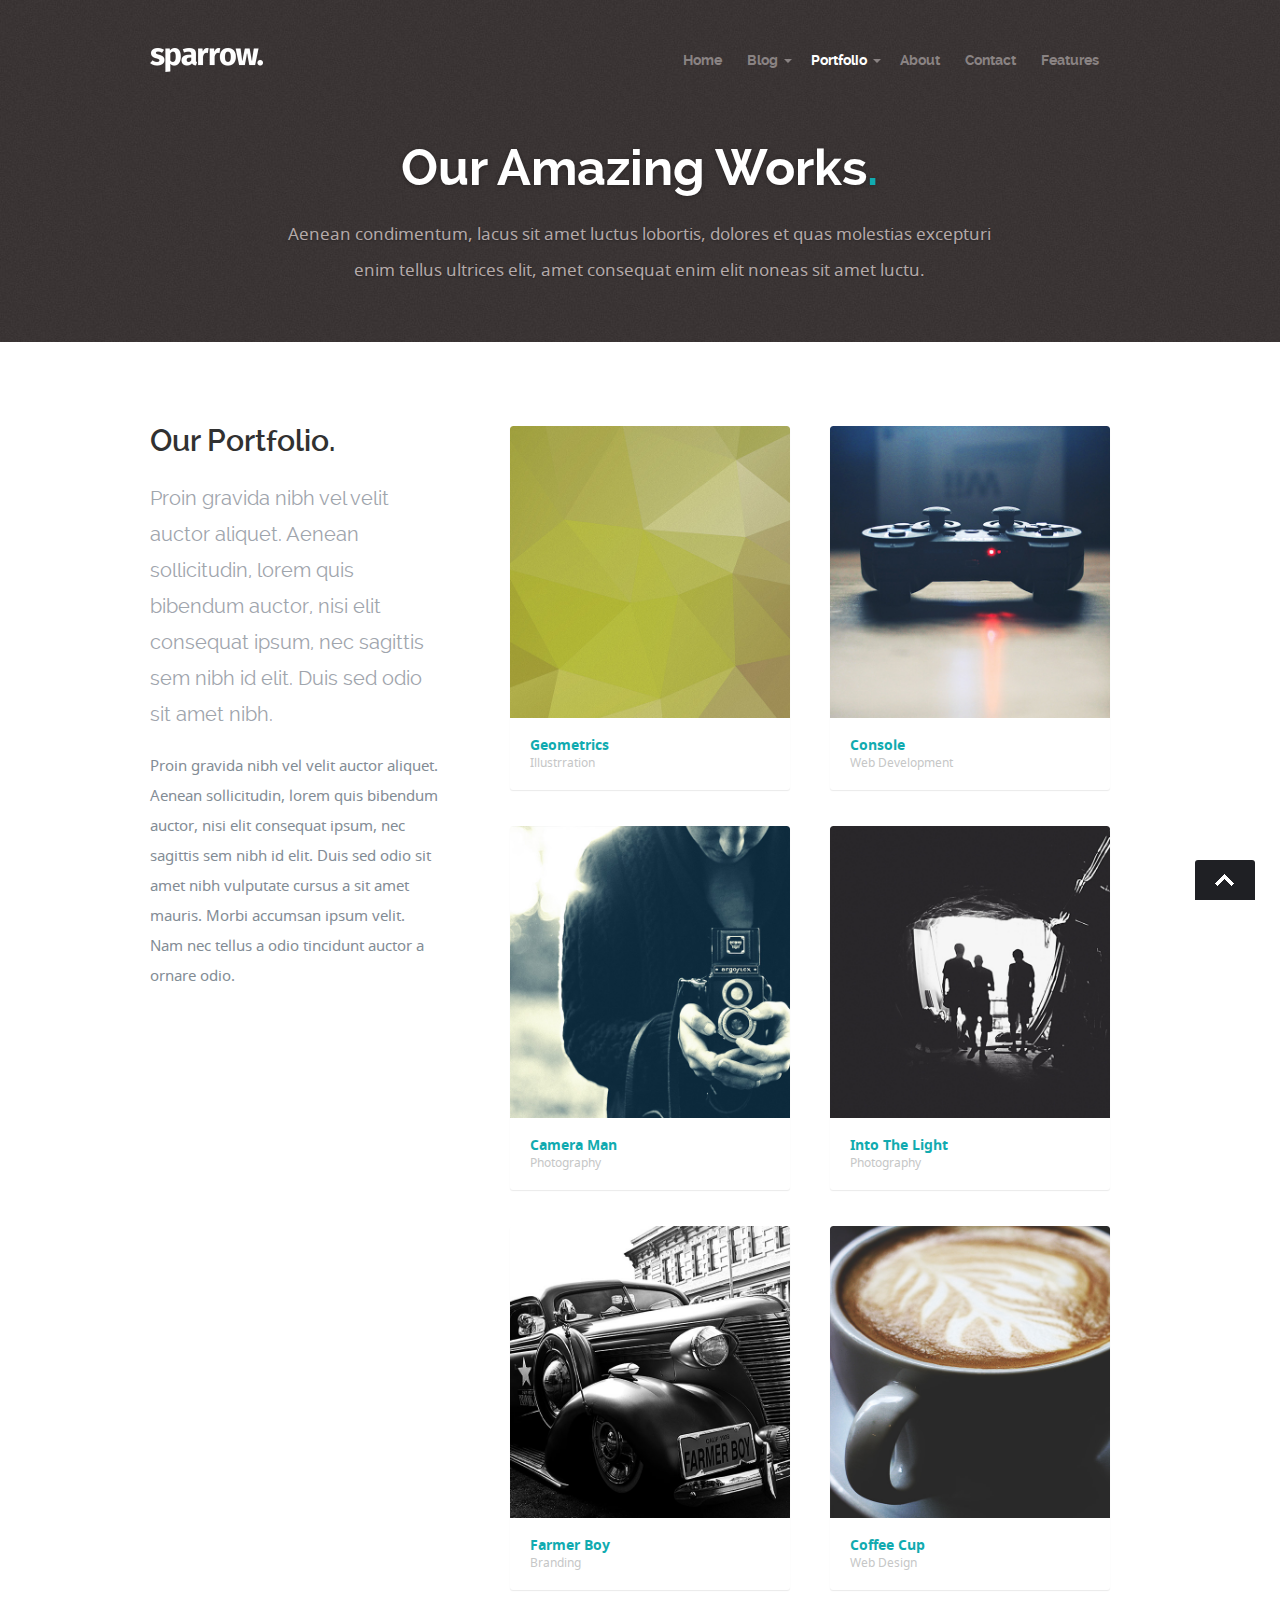
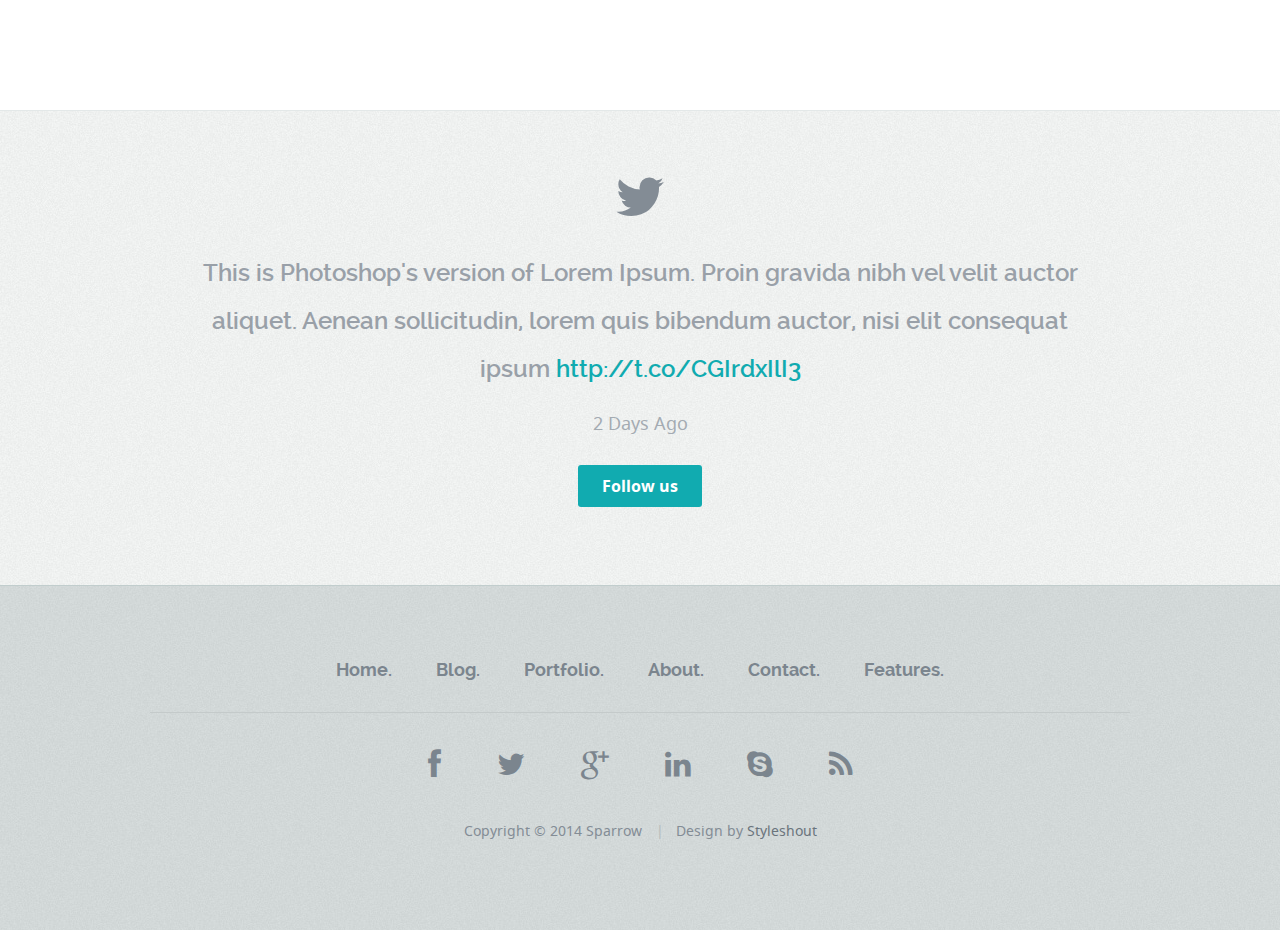
<file: portfolio-index.html>
<!DOCTYPE html>
<!--[if lt IE 8 ]><html class="no-js ie ie7" lang="en"> <![endif]-->
<!--[if IE 8 ]><html class="no-js ie ie8" lang="en"> <![endif]-->
<!--[if (gte IE 8)|!(IE)]><!--><html class="no-js" lang="en"> <!--<![endif]-->
<head>

   <!-- Google Tag Manager 
   ================================================== -->
   <script>
      (function (w, d, s, l, i) {
          w[l] = w[l] || [];
          w[l].push({ "gtm.start": new Date().getTime(), event: "gtm.js" });
          var f = d.getElementsByTagName(s)[0],
              j = d.createElement(s),
              dl = l != "dataLayer" ? "&l=" + l : "";
          j.async = true;
          j.src = "https://www.googletagmanager.com/gtm.js?id=" + i + dl;
          f.parentNode.insertBefore(j, f);
      })(window, document, "script", "dataLayer", "GTM-WBQTGLR");
   </script>

   <!--- Basic Page Needs
   ================================================== -->
   <meta charset="utf-8">
	<title>Portfolio | Sparrow</title>
	<meta name="description" content="">
	<meta name="author" content="">

   <!-- Mobile Specific Metas
   ================================================== -->
	<meta name="viewport" content="width=device-width, initial-scale=1, maximum-scale=1">

	<!-- CSS
    ================================================== -->
   <link rel="stylesheet" href="css/default.css">
	<link rel="stylesheet" href="css/layout.css">
   <link rel="stylesheet" href="css/media-queries.css">

   <!-- Script
   ================================================== -->
	<script src="js/modernizr.js"></script>

   <!-- Favicons
	================================================== -->
	<link rel="shortcut icon" href="favicon.ico" >

</head>

<body>

   <!-- Google Tag Manager (noscript)
   ================================================== -->
   <noscript><iframe src="https://www.googletagmanager.com/ns.html?id=GTM-WBQTGLR"
   height="0" width="0" style="display:none;visibility:hidden"></iframe></noscript>

   <!-- Header
   ================================================== -->
   <header>

      <div class="row">

         <div class="twelve columns">

            <div class="logo">
               <a href="#"><img alt="" src="images/logo.png"></a>
            </div>

            <nav id="nav-wrap">

               <a class="mobile-btn" href="#nav-wrap" title="Show navigation">Show navigation</a>
	            <a class="mobile-btn" href="#" title="Hide navigation">Hide navigation</a>

               <ul id="nav" class="nav">

	               <li><a href="index.html">Home</a></li>
	               <li><span><a href="blog.html">Blog</a></span>
                     <ul>
                        <li><a href="blog.html">Blog Index</a></li>
                        <li><a href="single.html">Post</a></li>
                     </ul>
                  </li>
                  <li class="current"><span><a href="portfolio-index.html">Portfolio</a></span>
                     <ul>
                        <li><a href="portfolio-index.html">Portfolio Index</a></li>
                        <li><a href="portfolio.html">Portfolio Entry</a></li>
                     </ul>
                  </li>
	               <li><a href="about.html">About</a></li>
                  <li><a href="contact.html">Contact</a></li>
                  <li><a href="styles.html">Features</a></li>

               </ul> <!-- end #nav -->

            </nav> <!-- end #nav-wrap -->

         </div>

      </div>

   </header> <!-- Header End -->

   <!-- Page Title
   ================================================== -->
   <div id="page-title">

      <div class="row">

         <div class="ten columns centered text-center">
            <h1>Our Amazing Works<span>.</span></h1>

            <p>Aenean condimentum, lacus sit amet luctus lobortis, dolores et quas molestias excepturi
            enim tellus ultrices elit, amet consequat enim elit noneas sit amet luctu. </p>
         </div>

      </div>

   </div> <!-- Page Title End-->

   <!-- Content
   ================================================== -->
   <div class="content-outer">

      <div id="page-content" class="row portfolio">

         <section class="entry cf">

            <div id="secondary"  class="four columns entry-details">

               <h1>Our Portfolio.</h1>

               <p class="lead">Proin gravida nibh vel velit auctor aliquet. Aenean sollicitudin, lorem quis bibendum auctor,
               nisi elit consequat ipsum, nec sagittis sem nibh id elit. Duis sed odio sit amet nibh.</p>

               <p>Proin gravida nibh vel velit auctor aliquet. Aenean sollicitudin, lorem quis bibendum auctor,
               nisi elit consequat ipsum, nec sagittis sem nibh id elit. Duis sed odio sit amet nibh vulputate
               cursus a sit amet mauris. Morbi accumsan ipsum velit. Nam nec tellus a odio tincidunt auctor a
               ornare odio.</p>

            </div> <!-- Secondary End-->

            <div id="primary" class="eight columns portfolio-list">

               <div id="portfolio-wrapper" class="bgrid-halves cf">

          		   <div class="columns portfolio-item first">
                     <div class="item-wrap">
          				   <a href="portfolio.html">
                           <img alt="" src="images/portfolio/geometrics.jpg">
                           <div class="overlay"></div>
                           <div class="link-icon"><i class="fa fa-link"></i></div>
                        </a>
          					<div class="portfolio-item-meta">
          					   <h5><a href="portfolio.html">Geometrics</a></h5>
                           <p>Illustrration</p>
          					</div>
                     </div>
          			</div>

                  <div class="columns portfolio-item">
                     <div class="item-wrap">
          				   <a href="portfolio.html">
                           <img alt="" src="images/portfolio/console.jpg">
                           <div class="overlay"></div>
                           <div class="link-icon"><i class="fa fa-link"></i></div>
                        </a>
          					<div class="portfolio-item-meta">
          					   <h5><a href="portfolio.html">Console</a></h5>
                           <p>Web Development</p>
          					</div>
                     </div>
          			</div>

                  <div class="columns portfolio-item first">
                     <div class="item-wrap">
          				   <a href="portfolio.html">
                           <img alt="" src="images/portfolio/camera-man.jpg">
                           <div class="overlay"></div>
                           <div class="link-icon"><i class="fa fa-link"></i></div>
                        </a>
          					<div class="portfolio-item-meta">
          					   <h5><a href="portfolio.html">Camera Man</a></h5>
                           <p>Photography</p>
          					</div>
                     </div>
          			</div>

                  <div class="columns portfolio-item">
                     <div class="item-wrap">
          				   <a href="portfolio.html">
                           <img alt="" src="images/portfolio/into-the-light.jpg">
                           <div class="overlay"></div>
                           <div class="link-icon"><i class="fa fa-link"></i></div>
                        </a>
          					<div class="portfolio-item-meta">
          					   <h5><a href="portfolio.html">Into The Light</a></h5>
                           <p>Photography</p>
          					</div>
                     </div>
          			</div>

                  <div class="columns portfolio-item first">
                     <div class="item-wrap">
          				   <a href="portfolio.html">
                           <img alt="" src="images/portfolio/farmerboy.jpg">
                           <div class="overlay"></div>
                           <div class="link-icon"><i class="fa fa-link"></i></div>
                        </a>
          					<div class="portfolio-item-meta">
          					   <h5><a href="portfolio.html">Farmer Boy</a></h5>
                           <p>Branding</p>
          					</div>
                     </div>
          			</div>

                  <div class="columns portfolio-item">
                     <div class="item-wrap">
          				   <a href="portfolio.html">
                           <img alt="" src="images/portfolio/coffee-cup.jpg">
                           <div class="overlay"></div>
                           <div class="link-icon"><i class="fa fa-link"></i></div>
                        </a>
          					<div class="portfolio-item-meta">
          					   <h5><a href="portfolio.html">Coffee Cup</a></h5>
                           <p>Web Design</p>
          					</div>
                     </div>
          			</div>

               </div>

            </div> <!-- primary end-->

         </section> <!-- end section -->

      </div> <!-- #page-content end-->

   </div> <!-- content End-->

   <!-- Tweets Section
   ================================================== -->
   <section id="tweets">

      <div class="row">

         <div class="tweeter-icon align-center">
            <i class="fa fa-twitter"></i>
         </div>

         <ul id="twitter" class="align-center">
            <li>
               <span>
               This is Photoshop's version  of Lorem Ipsum. Proin gravida nibh vel velit auctor aliquet.
               Aenean sollicitudin, lorem quis bibendum auctor, nisi elit consequat ipsum
               <a href="#">http://t.co/CGIrdxIlI3</a>
               </span>
               <b><a href="#">2 Days Ago</a></b>
            </li>
            <!--
            <li>
               <span>
               This is Photoshop's version  of Lorem Ipsum. Proin gravida nibh vel velit auctor aliquet.
               Aenean sollicitudin, lorem quis bibendum auctor, nisi elit consequat ipsum
               <a href="#">http://t.co/CGIrdxIlI3</a>
               </span>
               <b><a href="#">3 Days Ago</a></b>
            </li>
            -->
         </ul>

         <p class="align-center"><a href="#" class="button">Follow us</a></p>

      </div>

   </section> <!-- Tweet Section End-->

   <!-- footer
   ================================================== -->
   <footer>

      <div class="row">

         <div class="twelve columns">

            <ul class="footer-nav">
					<li><a href="#">Home.</a></li>
              	<li><a href="#">Blog.</a></li>
              	<li><a href="#">Portfolio.</a></li>
              	<li><a href="#">About.</a></li>
              	<li><a href="#">Contact.</a></li>
               <li><a href="#">Features.</a></li>
			   </ul>

            <ul class="footer-social">
               <li><a href="#"><i class="fa fa-facebook"></i></a></li>
               <li><a href="#"><i class="fa fa-twitter"></i></a></li>
               <li><a href="#"><i class="fa fa-google-plus"></i></a></li>
               <li><a href="#"><i class="fa fa-linkedin"></i></a></li>
               <li><a href="#"><i class="fa fa-skype"></i></a></li>
               <li><a href="#"><i class="fa fa-rss"></i></a></li>
            </ul>

            <ul class="copyright">
               <li>Copyright &copy; 2014 Sparrow</li> 
               <li>Design by <a href="http://www.styleshout.com/">Styleshout</a></li>               
            </ul>

         </div>

         <div id="go-top" style="display: block;"><a title="Back to Top" href="#">Go To Top</a></div>

      </div>

   </footer> <!-- Footer End-->

   <!-- Java Script
   ================================================== -->
   <script src="https://ajax.googleapis.com/ajax/libs/jquery/1.10.2/jquery.min.js"></script>
   <script>window.jQuery || document.write('<script src="js/jquery-1.10.2.min.js"><\/script>')</script>
   <script type="text/javascript" src="js/jquery-migrate-1.2.1.min.js"></script>

   <script src="js/jquery.flexslider.js"></script>
   <script src="js/doubletaptogo.js"></script>
   <script src="js/init.js"></script>  

</body>

</html>
</file>
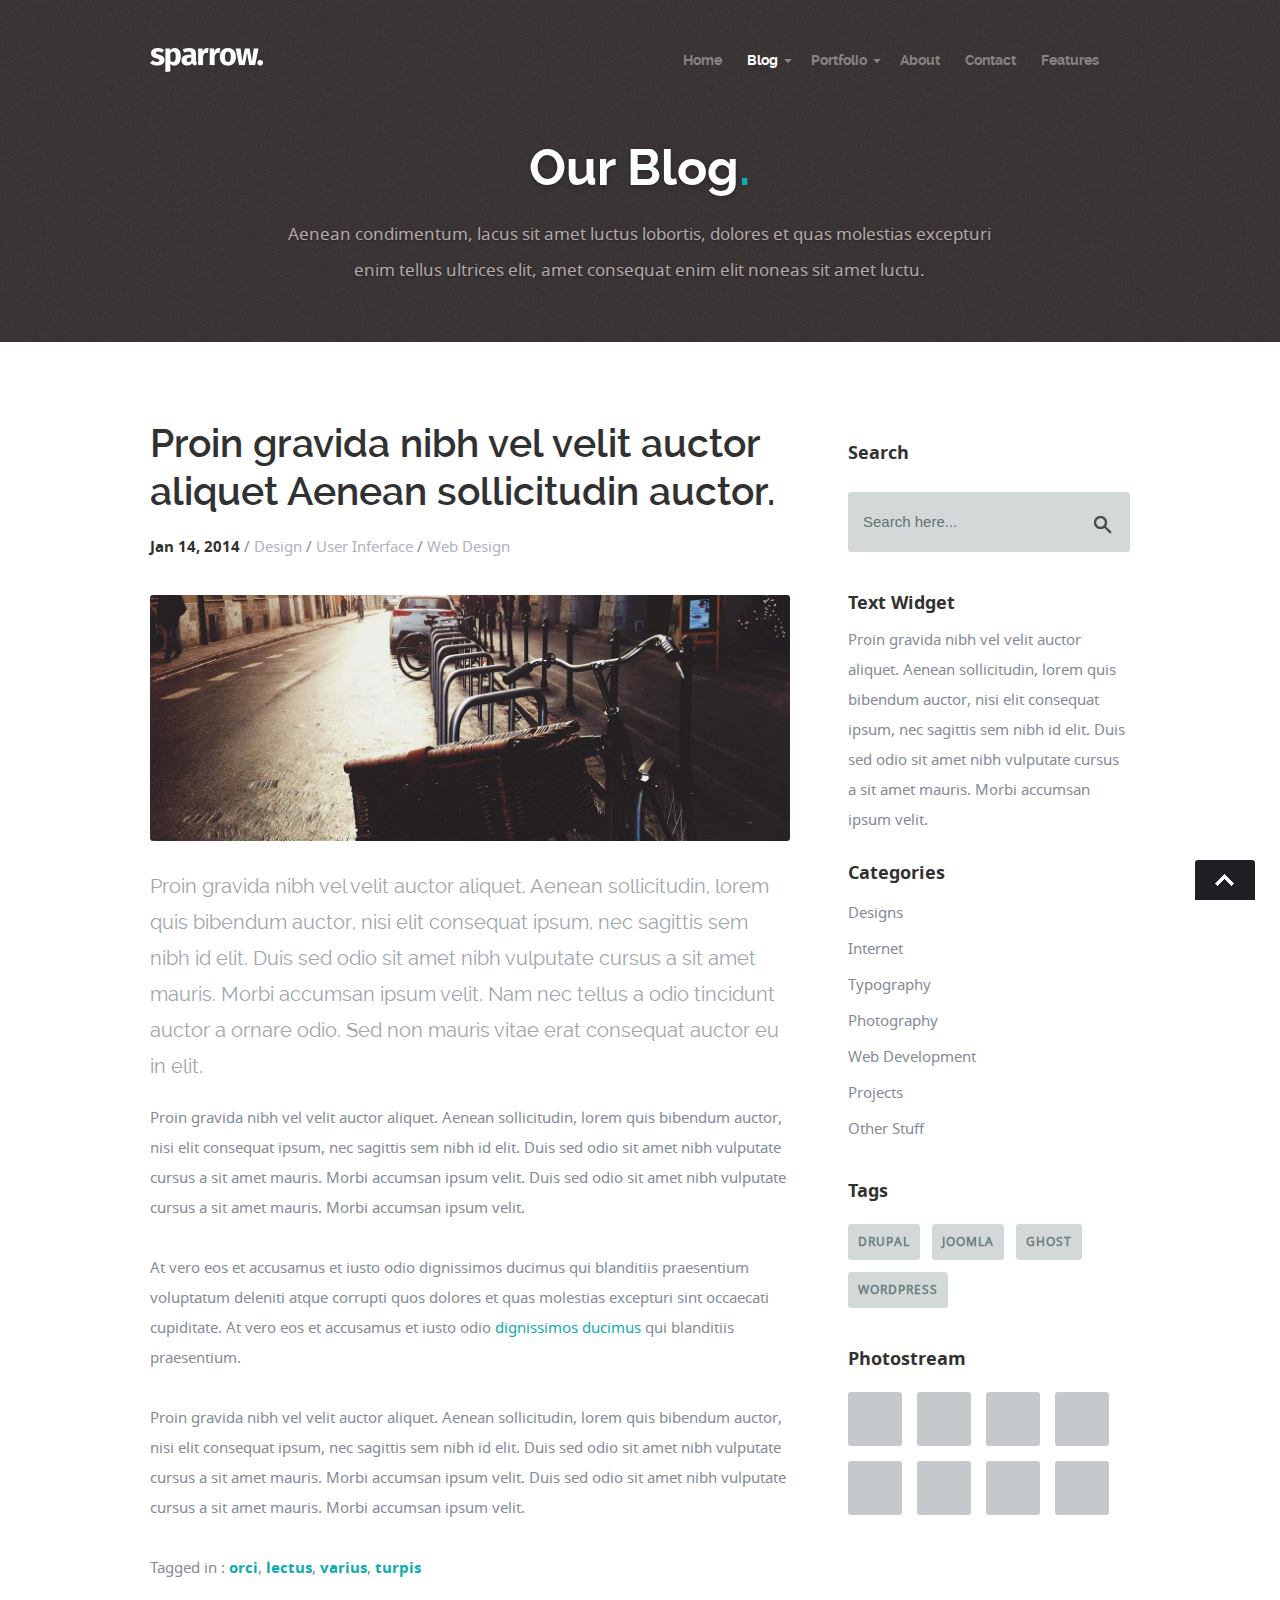
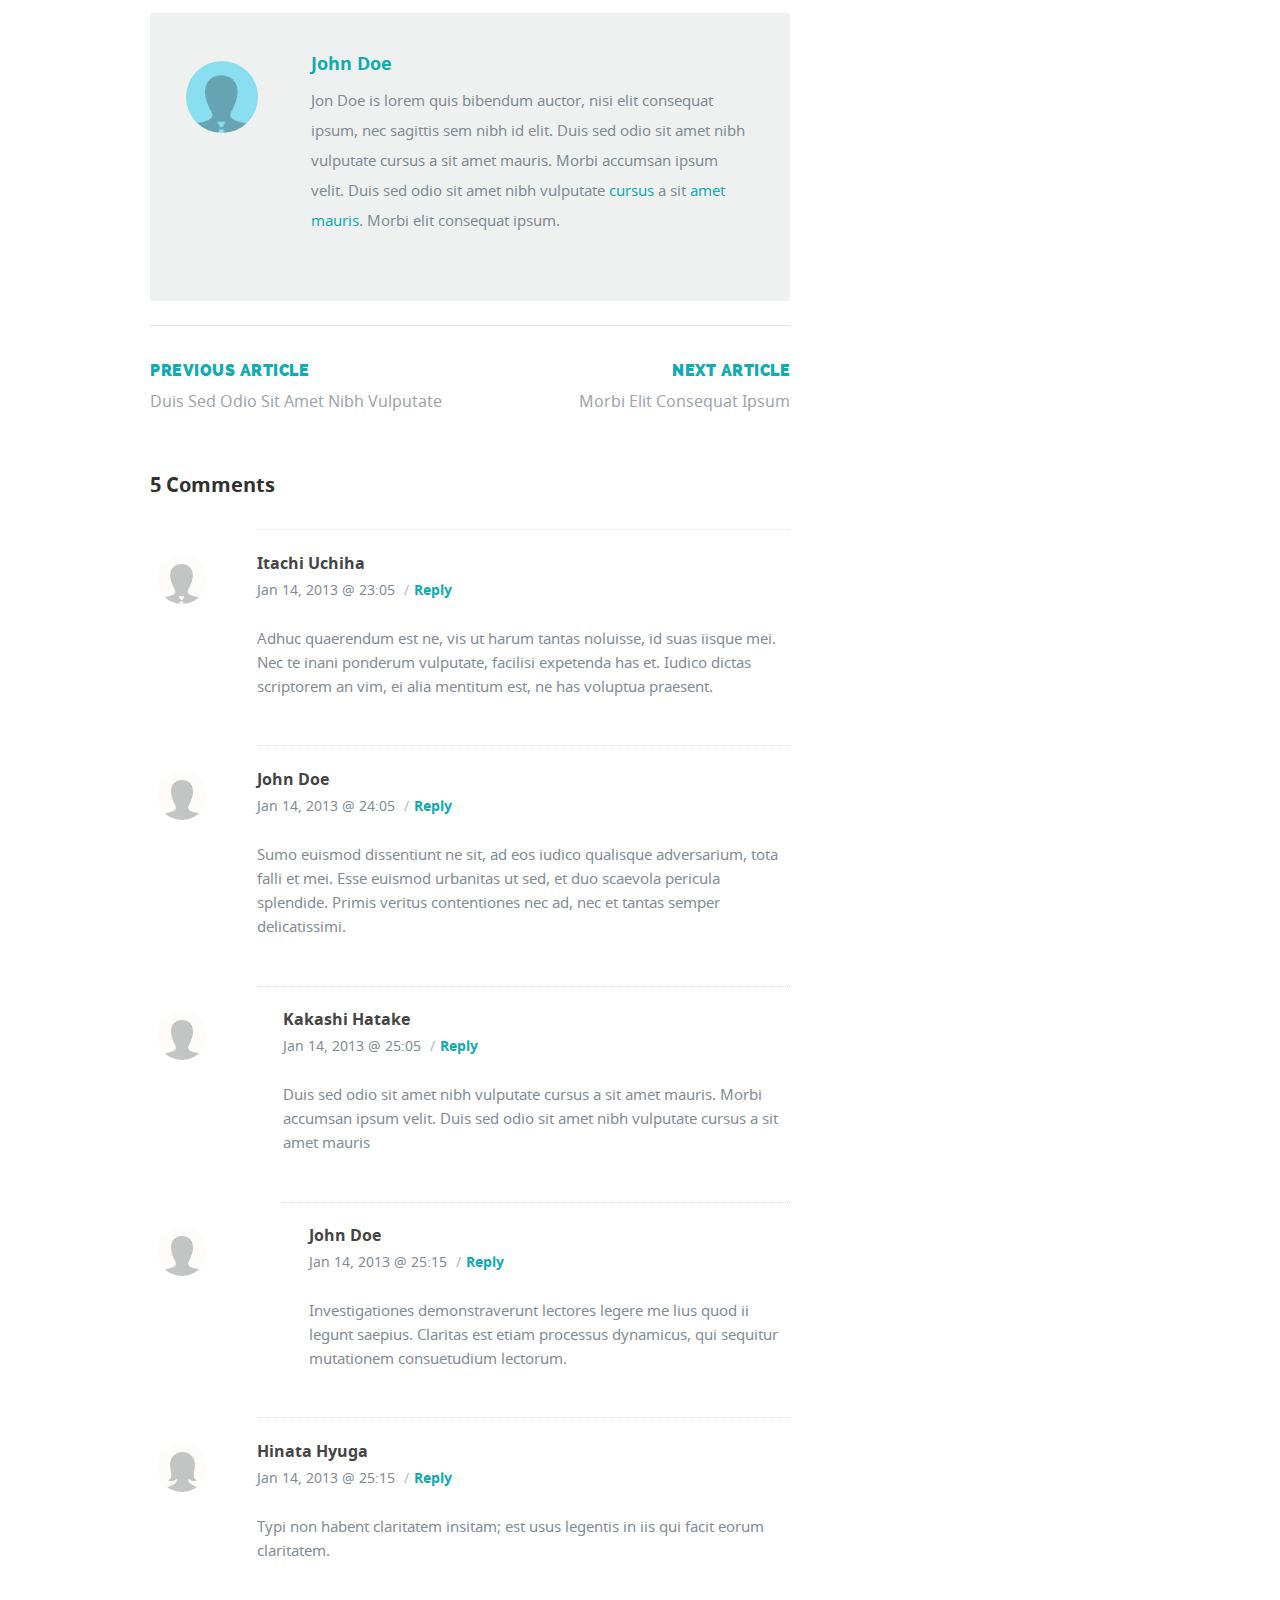
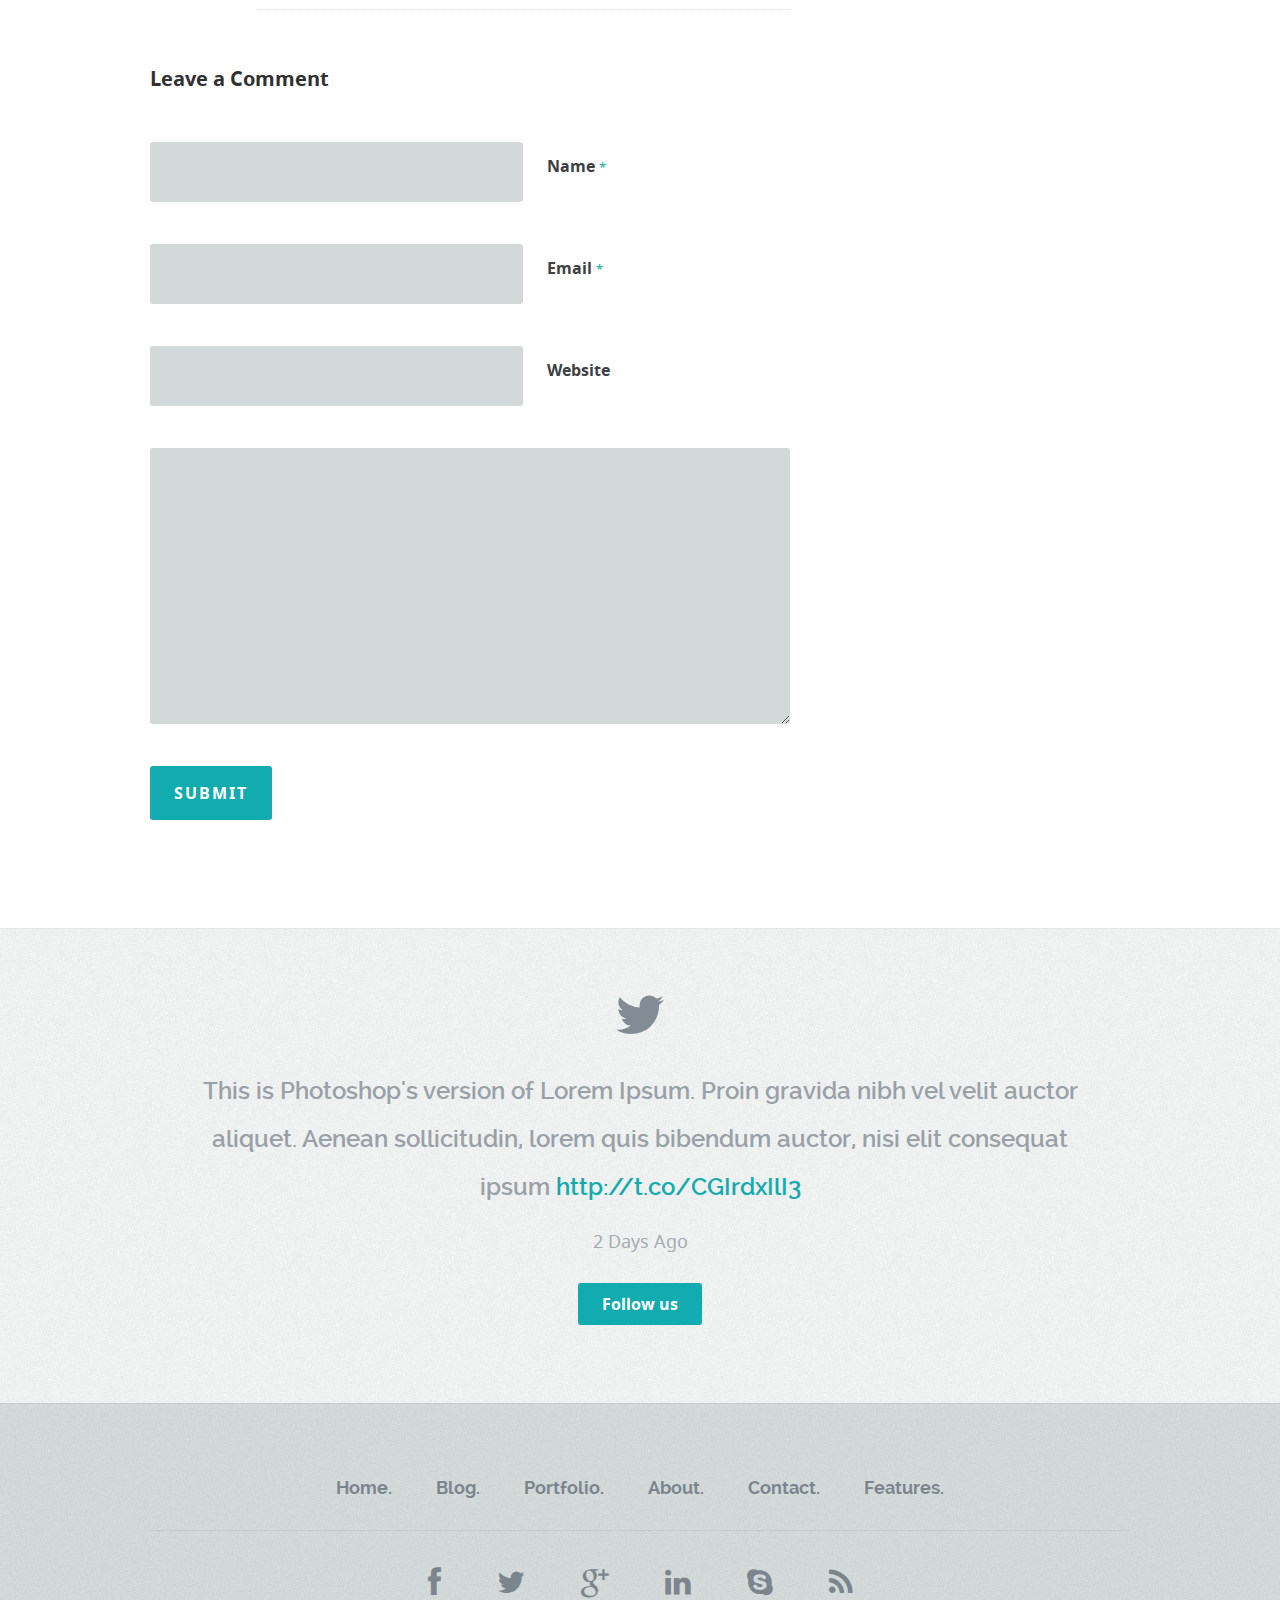
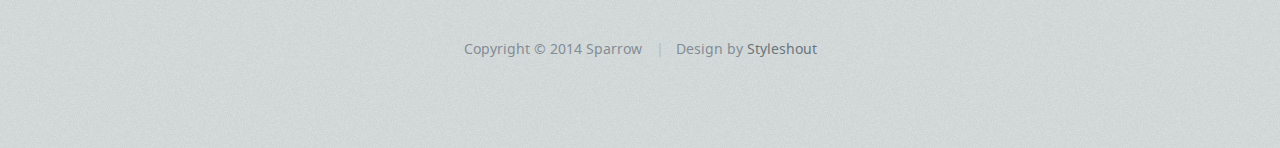
<file: single.html>
<!DOCTYPE html>
<!--[if lt IE 8 ]><html class="no-js ie ie7" lang="en"> <![endif]-->
<!--[if IE 8 ]><html class="no-js ie ie8" lang="en"> <![endif]-->
<!--[if (gte IE 8)|!(IE)]><!--><html class="no-js" lang="en"> <!--<![endif]-->
<head>

   <!-- Google Tag Manager 
   ================================================== -->
   <script>
      (function (w, d, s, l, i) {
          w[l] = w[l] || [];
          w[l].push({ "gtm.start": new Date().getTime(), event: "gtm.js" });
          var f = d.getElementsByTagName(s)[0],
              j = d.createElement(s),
              dl = l != "dataLayer" ? "&l=" + l : "";
          j.async = true;
          j.src = "https://www.googletagmanager.com/gtm.js?id=" + i + dl;
          f.parentNode.insertBefore(j, f);
      })(window, document, "script", "dataLayer", "GTM-WBQTGLR");
   </script>

   <!--- Basic Page Needs
   ================================================== -->
   <meta charset="utf-8">
	<title>Blog Post | Sparrow</title>
	<meta name="description" content="">
	<meta name="author" content="">

   <!-- Mobile Specific Metas
   ================================================== -->
	<meta name="viewport" content="width=device-width, initial-scale=1, maximum-scale=1">

	<!-- CSS
    ================================================== -->
   <link rel="stylesheet" href="css/default.css">
	<link rel="stylesheet" href="css/layout.css">
   <link rel="stylesheet" href="css/media-queries.css">

   <!-- Script
   ================================================== -->
	<script src="js/modernizr.js"></script>

   <!-- Favicons
	================================================== -->
	<link rel="shortcut icon" href="favicon.ico" >

</head>

<body>

   <!-- Google Tag Manager (noscript)
   ================================================== -->
   <noscript><iframe src="https://www.googletagmanager.com/ns.html?id=GTM-WBQTGLR"
   height="0" width="0" style="display:none;visibility:hidden"></iframe></noscript>

   <!-- Header
   ================================================== -->
   <header>

      <div class="row">

         <div class="twelve columns">

            <div class="logo">
               <a href="index.html"><img alt="" src="images/logo.png"></a>
            </div>

            <nav id="nav-wrap">

               <a class="mobile-btn" href="#nav-wrap" title="Show navigation">Show navigation</a>
	            <a class="mobile-btn" href="#" title="Hide navigation">Hide navigation</a>

               <ul id="nav" class="nav">

	               <li><a href="index.html">Home</a></li>
	               <li class="current"><span><a href="blog.html">Blog</a></span>
                     <ul>
                        <li><a href="blog.html">Blog Index</a></li>
                        <li><a href="single.html">Post</a></li>
                     </ul>
                  </li>
                  <li><span><a href="portfolio-index.html">Portfolio</a></span>
                     <ul>
                        <li><a href="portfolio-index.html">Portfolio Index</a></li>
                        <li><a href="portfolio.html">Portfolio Entry</a></li>
                     </ul>
                  </li>
	               <li><a href="about.html">About</a></li>
                  <li><a href="contact.html">Contact</a></li>
                  <li><a href="styles.html">Features</a></li>

               </ul> <!-- end #nav -->

            </nav> <!-- end #nav-wrap -->

         </div>

      </div>

   </header> <!-- Header End -->

   <!-- Page Title
   ================================================== -->
   <div id="page-title">

      <div class="row">

         <div class="ten columns centered text-center">
            <h1>Our Blog<span>.</span></h1>

            <p>Aenean condimentum, lacus sit amet luctus lobortis, dolores et quas molestias excepturi
            enim tellus ultrices elit, amet consequat enim elit noneas sit amet luctu. </p>
         </div>

      </div>

   </div> <!-- Page Title End-->

   <!-- Content
   ================================================== -->
   <div class="content-outer">

      <div id="page-content" class="row">

         <div id="primary" class="eight columns">

            <article class="post">

               <div class="entry-header cf">

                  <h1>Proin gravida nibh vel velit auctor aliquet Aenean sollicitudin auctor.</h1>

                  <p class="post-meta">

                     <time class="date" datetime="2014-01-14T11:24">Jan 14, 2014</time>
                     /
                     <span class="categories">
                     <a href="#">Design</a> /
                     <a href="#">User Inferface</a> /
                     <a href="#">Web Design</a>
                     </span>

                  </p>

               </div>

               <div class="post-thumb">
                  <img src="images/post-image/post-image-1300x500-01.jpg" alt="post-image" title="post-image">
               </div>

               <div class="post-content">

                  <p class="lead">Proin gravida nibh vel velit auctor aliquet. Aenean sollicitudin, lorem quis bibendum auctor,
                  nisi elit consequat ipsum, nec sagittis sem nibh id elit. Duis sed odio sit amet nibh vulputate
                  cursus a sit amet mauris. Morbi accumsan ipsum velit. Nam nec tellus a odio tincidunt auctor a
                  ornare odio. Sed non  mauris vitae erat consequat auctor eu in elit. </p>

                  <p>Proin gravida nibh vel velit auctor aliquet. Aenean sollicitudin, lorem quis bibendum auctor,
                  nisi elit consequat ipsum, nec sagittis sem nibh id elit. Duis sed odio sit amet nibh vulputate
                  cursus a sit amet mauris. Morbi accumsan ipsum velit. Duis sed odio sit amet nibh vulputate
                  cursus a sit amet mauris. Morbi accumsan ipsum velit.</p>

                  <p>At vero eos et accusamus et iusto odio dignissimos ducimus qui blanditiis praesentium voluptatum
                  deleniti atque corrupti quos dolores et quas molestias excepturi sint occaecati cupiditate.
                  At vero eos et accusamus et iusto odio <a href="#">dignissimos ducimus</a> qui blanditiis praesentium.</p>

                  <p>Proin gravida nibh vel velit auctor aliquet. Aenean sollicitudin, lorem quis bibendum auctor,
                  nisi elit consequat ipsum, nec sagittis sem nibh id elit. Duis sed odio sit amet nibh vulputate
                  cursus a sit amet mauris. Morbi accumsan ipsum velit. Duis sed odio sit amet nibh vulputate
                  cursus a sit amet mauris. Morbi accumsan ipsum velit.</p>

                  <p class="tags">
  			            <span>Tagged in </span>:
  				         <a href="#">orci</a>, <a href="#">lectus</a>, <a href="#">varius</a>, <a href="#">turpis</a>
  			         </p>

                  <div class="bio cf">

                     <div class="gravatar">
                        <img src="images/author-img.png" alt="">
                     </div>
                     <div class="about">
                        <h5><a title="Posts by John Doe" href="#" rel="author">John Doe</a></h5>
                        <p>Jon Doe is lorem quis bibendum auctor, nisi elit consequat ipsum, nec sagittis sem nibh id elit. Duis sed odio sit amet nibh vulputate
                        cursus a sit amet mauris. Morbi accumsan ipsum velit. Duis sed odio sit amet nibh vulputate
                        <a href="#">cursus</a> a sit <a href="#">amet mauris</a>. Morbi elit consequat ipsum.</p>
                     </div>

                  </div>

                  <ul class="post-nav cf">
  			            <li class="prev"><a rel="prev" href="#"><strong>Previous Article</strong> Duis Sed Odio Sit Amet Nibh Vulputate</a></li>
  				         <li class="next"><a rel="next" href="#"><strong>Next Article</strong> Morbi Elit Consequat Ipsum</a></li>
  			         </ul>

               </div>

            </article> <!-- post end -->

            <!-- Comments
            ================================================== -->
            <div id="comments">

               <h3>5 Comments</h3>

               <!-- commentlist -->
               <ol class="commentlist">

                  <li class="depth-1">

                     <div class="avatar">
                        <img width="50" height="50" class="avatar" src="images/user-01.png" alt="">
                     </div>

                     <div class="comment-info">
                        <cite>Itachi Uchiha</cite>

                        <div class="comment-meta">
                           <time class="comment-time" datetime="2014-01-14T23:05">Jan 14, 2013 @ 23:05</time>
                           <span class="sep">/</span><a class="reply" href="#">Reply</a>
                        </div>
                     </div>

                     <div class="comment-text">
                        <p>Adhuc quaerendum est ne, vis ut harum tantas noluisse, id suas iisque mei. Nec te inani ponderum vulputate,
                        facilisi expetenda has et. Iudico dictas scriptorem an vim, ei alia mentitum est, ne has voluptua praesent.</p>
                     </div>

                  </li>

                  <li class="thread-alt depth-1">

                     <div class="avatar">
                        <img width="50" height="50" class="avatar" src="images/user-03.png" alt="">
                     </div>

                     <div class="comment-info">
                        <cite>John Doe</cite>

                        <div class="comment-meta">
                           <time class="comment-time" datetime="2014-01-14T24:05">Jan 14, 2013 @ 24:05</time>
                           <span class="sep">/</span><a class="reply" href="#">Reply</a>
                        </div>
                     </div>

                     <div class="comment-text">
                        <p>Sumo euismod dissentiunt ne sit, ad eos iudico qualisque adversarium, tota falli et mei. Esse euismod
                        urbanitas ut sed, et duo scaevola pericula splendide. Primis veritus contentiones nec ad, nec et
                        tantas semper delicatissimi.</p>
                     </div>

                     <ul class="children">

                        <li class="depth-2">

                           <div class="avatar">
                              <img width="50" height="50" class="avatar" src="images/user-03.png" alt="">
                           </div>

                           <div class="comment-info">
                              <cite>Kakashi Hatake</cite>

                              <div class="comment-meta">
                                 <time class="comment-time" datetime="2014-01-14T25:05">Jan 14, 2013 @ 25:05</time>
                                 <span class="sep">/</span><a class="reply" href="#">Reply</a>
                              </div>
                           </div>

                           <div class="comment-text">
                              <p>Duis sed odio sit amet nibh vulputate
                              cursus a sit amet mauris. Morbi accumsan ipsum velit. Duis sed odio sit amet nibh vulputate
                              cursus a sit amet mauris</p>
                           </div>

                           <ul class="children">

                              <li class="depth-3">

                                 <div class="avatar">
                                    <img width="50" height="50" class="avatar" src="images/user-03.png" alt="">
                                 </div>

                                 <div class="comment-info">
                                    <cite>John Doe</cite>

                                    <div class="comment-meta">
                                       <time class="comment-time" datetime="2014-01-14T25:15">Jan 14, 2013 @ 25:15</time>
                                       <span class="sep">/</span><a class="reply" href="#">Reply</a>
                                    </div>
                                 </div>

                                 <div class="comment-text">
                                    <p>Investigationes demonstraverunt lectores legere me lius quod ii legunt saepius. Claritas est
                                    etiam processus dynamicus, qui sequitur mutationem consuetudium lectorum.</p>
                                 </div>

                              </li>

                           </ul>

                        </li>

                     </ul>

                  </li>

                  <li class="depth-1">

                     <div class="avatar">
                        <img width="50" height="50" class="avatar" src="images/user-02.png" alt="">
                     </div>

                     <div class="comment-info">
                        <cite>Hinata Hyuga</cite>

                        <div class="comment-meta">
                           <time class="comment-time" datetime="2014-01-14T25:15">Jan 14, 2013 @ 25:15</time>
                           <span class="sep">/</span><a class="reply" href="#">Reply</a>
                        </div>
                     </div>

                     <div class="comment-text">
                        <p>Typi non habent claritatem insitam; est usus legentis in iis qui facit eorum claritatem.</p>
                     </div>

                  </li>

               </ol> <!-- Commentlist End -->


               <!-- respond -->
               <div class="respond">

                  <h3>Leave a Comment</h3>

                  <!-- form -->
                  <form name="contactForm" id="contactForm" method="post" action="">
  					   <fieldset>

                     <div class="cf">
  						      <label for="cName">Name <span class="required">*</span></label>
  						      <input name="cName" type="text" id="cName" size="35" value="" />
                     </div>

                     <div class="cf">
  						      <label for="cEmail">Email <span class="required">*</span></label>
  						      <input name="cEmail" type="text" id="cEmail" size="35" value="" />
                     </div>

                     <div class="cf">
  						      <label for="cWebsite">Website</label>
  						      <input name="cWebsite" type="text" id="cWebsite" size="35" value="" />
                     </div>

                     <div class="message cf">
                        <label  for="cMessage">Message <span class="required">*</span></label>
                        <textarea name="cMessage"  id="cMessage" rows="10" cols="50" ></textarea>
                     </div>

                     <button type="submit" class="submit">Submit</button>

  					   </fieldset>
  				      </form> <!-- Form End -->

               </div> <!-- Respond End -->

            </div>  <!-- Comments End -->

         </div>

         <div id="secondary" class="four columns end">

            <aside id="sidebar">

               <div class="widget widget_search">
                  <h5>Search</h5>
                  <form action="#">

                     <input class="text-search" type="text" onfocus="if (this.value == 'Search here...') { this.value = ''; }" onblur="if(this.value == '') { this.value = 'Search here...'; }" value="Search here...">
                     <input type="submit" class="submit-search" value="">

                  </form>
               </div>

               <div class="widget widget_text">
                  <h5 class="widget-title">Text Widget</h5>
                  <div class="textwidget">Proin gravida nibh vel velit auctor aliquet.
                  Aenean sollicitudin, lorem quis bibendum auctor, nisi elit consequat ipsum,
                  nec sagittis sem nibh id elit. Duis sed odio sit amet nibh vulputate cursus
                  a sit amet mauris. Morbi accumsan ipsum velit. </div>
		         </div>

               <div class="widget widget_categories">
                  <h5 class="widget-title">Categories</h5>
                  <ul class="link-list cf">
                     <li><a href="#">Designs</a></li>
                     <li><a href="#">Internet</a></li>
                     <li><a href="#">Typography</a></li>
                     <li><a href="#">Photography</a></li>
                     <li><a href="#">Web Development</a></li>
                     <li><a href="#">Projects</a></li>
                     <li><a href="#">Other Stuff</a></li>
                  </ul>
               </div>

               <div class="widget widget_tag_cloud">
                  <h5 class="widget-title">Tags</h5>
                  <div class="tagcloud cf">
                     <a href="#">drupal</a>
                     <a href="#">joomla</a>
                     <a href="#">ghost</a>
                     <a href="#">wordpress</a>
                  </div>
               </div>

               <div class="widget widget_photostream">
                  <h5>Photostream</h5>
                  <ul class="photostream cf">
                     <li><a href="#"><img src="images/thumb.jpg" alt="thumbnail"></a></li>
                     <li><a href="#"><img src="images/thumb.jpg" alt="thumbnail"></a></li>
                     <li><a href="#"><img src="images/thumb.jpg" alt="thumbnail"></a></li>
                     <li><a href="#"><img src="images/thumb.jpg" alt="thumbnail"></a></li>
                     <li><a href="#"><img src="images/thumb.jpg" alt="thumbnail"></a></li>
                     <li><a href="#"><img src="images/thumb.jpg" alt="thumbnail"></a></li>
                     <li><a href="#"><img src="images/thumb.jpg" alt="thumbnail"></a></li>
                     <li><a href="#"><img src="images/thumb.jpg" alt="thumbnail"></a></li>
                  </ul>
	            </div>

            </aside> <!-- Sidebar End -->

         </div> <!-- Comments End -->

      </div>

   </div> <!-- Content End-->

   <!-- Tweets Section
   ================================================== -->
   <section id="tweets">

      <div class="row">

         <div class="tweeter-icon align-center">
            <i class="fa fa-twitter"></i>
         </div>

         <ul id="twitter" class="align-center">
            <li>
               <span>
               This is Photoshop's version  of Lorem Ipsum. Proin gravida nibh vel velit auctor aliquet.
               Aenean sollicitudin, lorem quis bibendum auctor, nisi elit consequat ipsum
               <a href="#">http://t.co/CGIrdxIlI3</a>
               </span>
               <b><a href="#">2 Days Ago</a></b>
            </li>
            <!--
            <li>
               <span>
               This is Photoshop's version  of Lorem Ipsum. Proin gravida nibh vel velit auctor aliquet.
               Aenean sollicitudin, lorem quis bibendum auctor, nisi elit consequat ipsum
               <a href="#">http://t.co/CGIrdxIlI3</a>
               </span>
               <b><a href="#">3 Days Ago</a></b>
            </li>
            -->
         </ul>

         <p class="align-center"><a href="#" class="button">Follow us</a></p>

      </div>

   </section> <!-- Tweet Section End-->

   <!-- footer
   ================================================== -->
   <footer>

      <div class="row">

         <div class="twelve columns">

            <ul class="footer-nav">
					<li><a href="#">Home.</a></li>
              	<li><a href="#">Blog.</a></li>
              	<li><a href="#">Portfolio.</a></li>
              	<li><a href="#">About.</a></li>
              	<li><a href="#">Contact.</a></li>
               <li><a href="#">Features.</a></li>
			   </ul>

            <ul class="footer-social">
               <li><a href="#"><i class="fa fa-facebook"></i></a></li>
               <li><a href="#"><i class="fa fa-twitter"></i></a></li>
               <li><a href="#"><i class="fa fa-google-plus"></i></a></li>
               <li><a href="#"><i class="fa fa-linkedin"></i></a></li>
               <li><a href="#"><i class="fa fa-skype"></i></a></li>
               <li><a href="#"><i class="fa fa-rss"></i></a></li>
            </ul>

            <ul class="copyright">
               <li>Copyright &copy; 2014 Sparrow</li> 
               <li>Design by <a href="http://www.styleshout.com/">Styleshout</a></li>               
            </ul>

         </div>

         <div id="go-top" style="display: block;"><a title="Back to Top" href="#">Go To Top</a></div>

      </div>

   </footer> <!-- Footer End-->

   <!-- Java Script
   ================================================== -->
   <script src="https://ajax.googleapis.com/ajax/libs/jquery/1.10.2/jquery.min.js"></script>
   <script>window.jQuery || document.write('<script src="js/jquery-1.10.2.min.js"><\/script>')</script>
   <script type="text/javascript" src="js/jquery-migrate-1.2.1.min.js"></script>

   <script src="js/jquery.flexslider.js"></script>
   <script src="js/doubletaptogo.js"></script>
   <script src="js/init.js"></script>

</body>

</html>
</file>
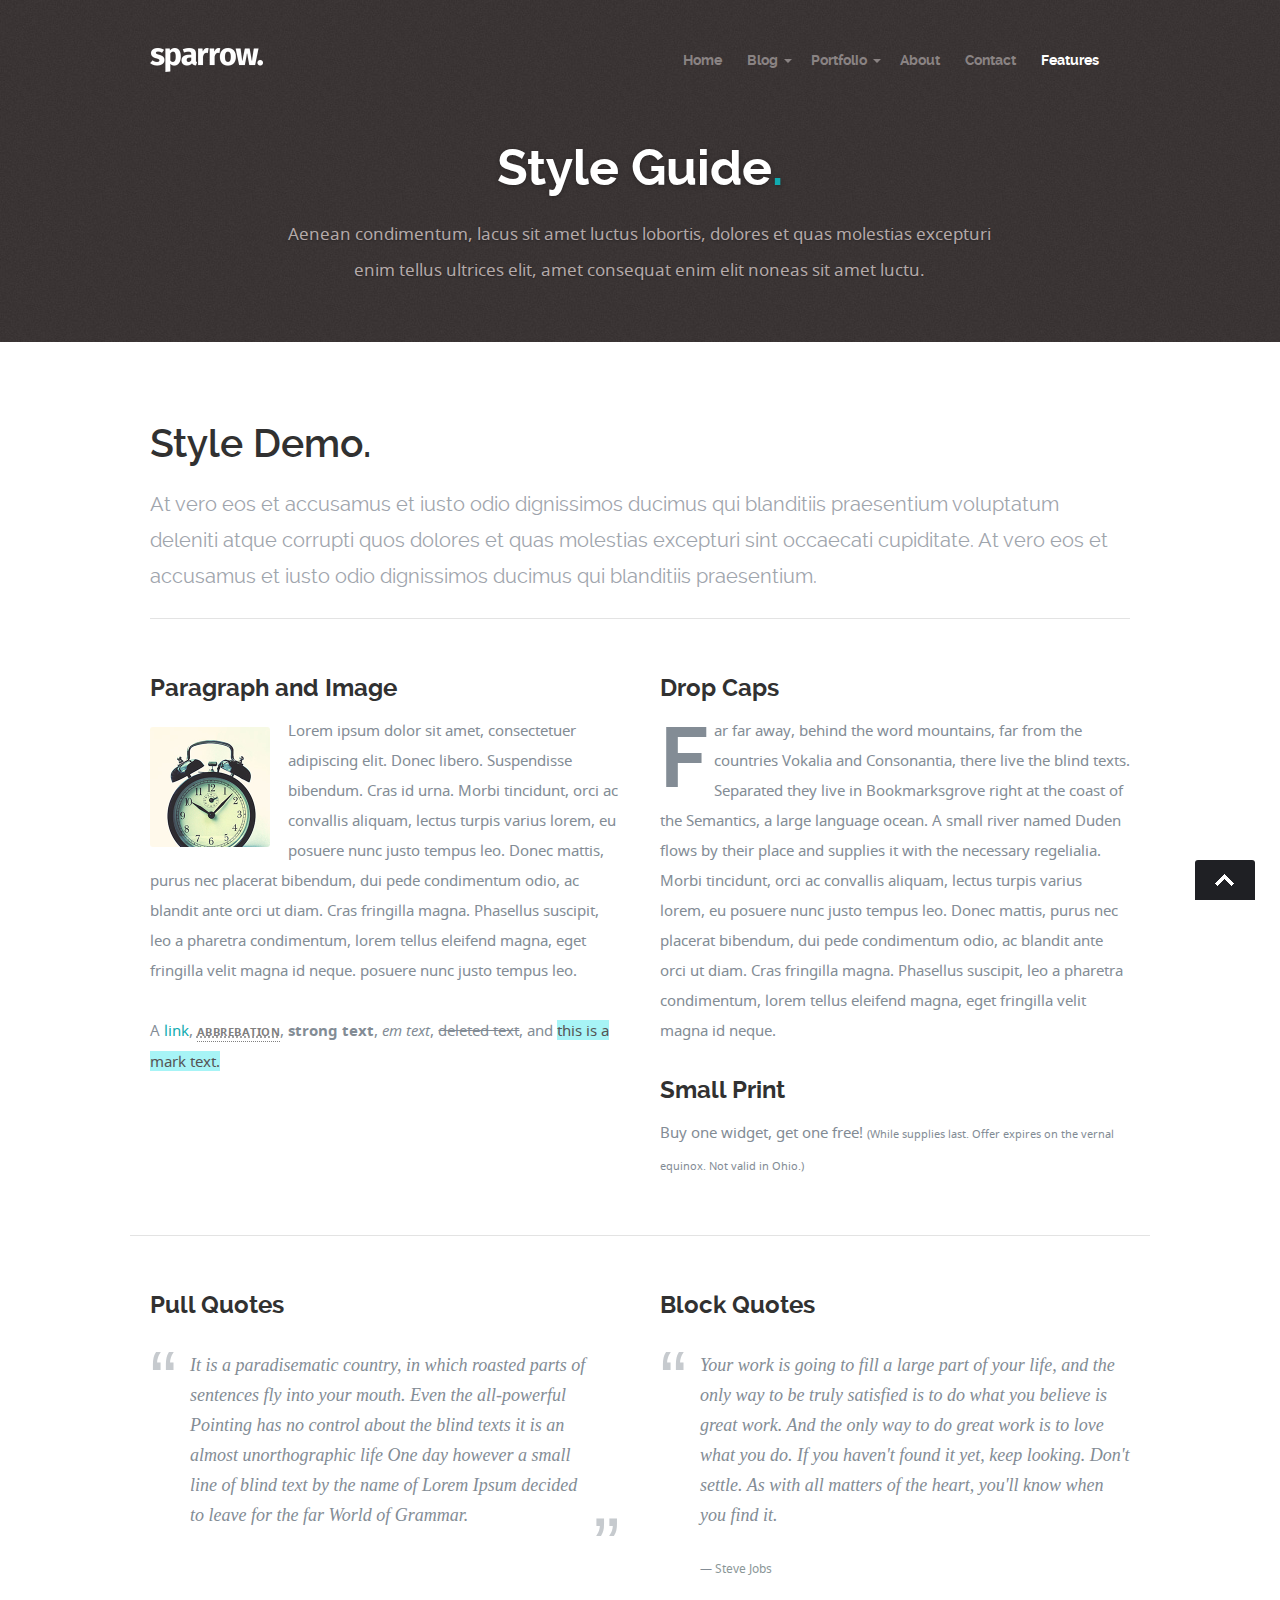
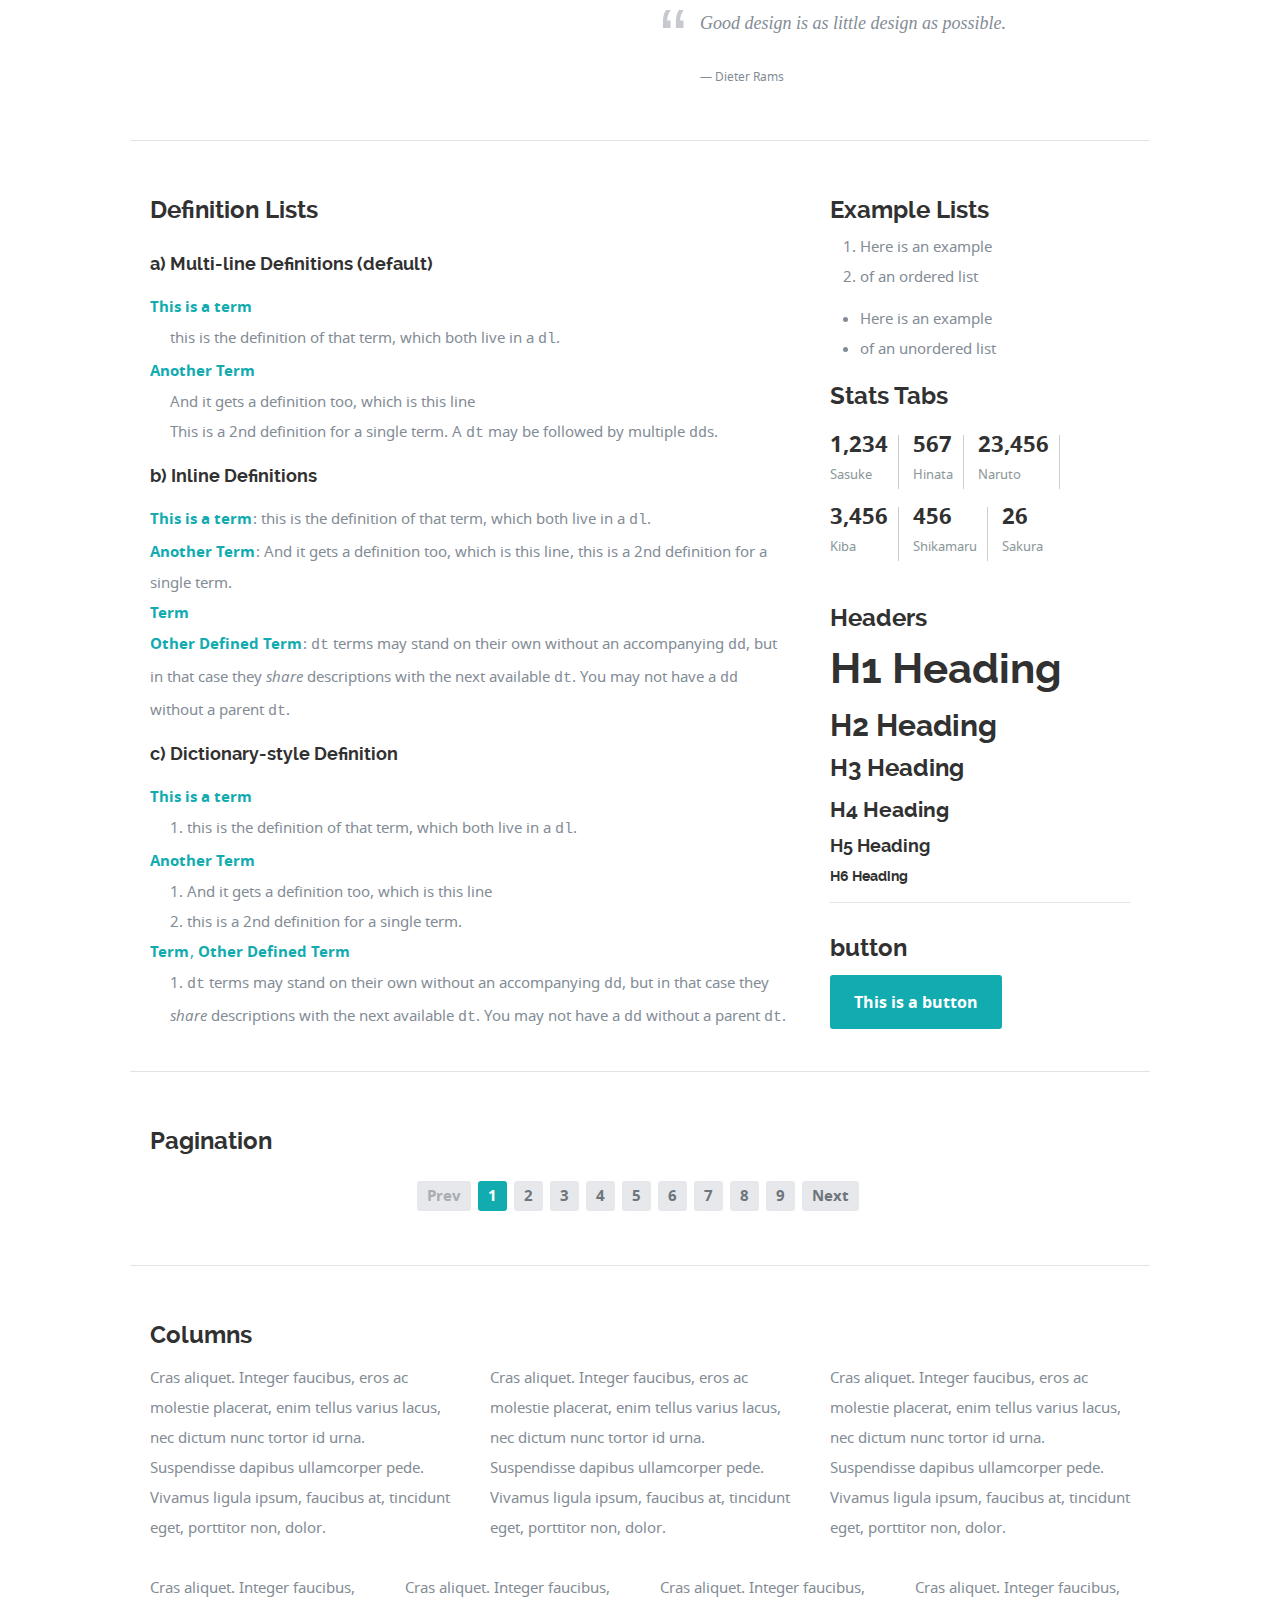
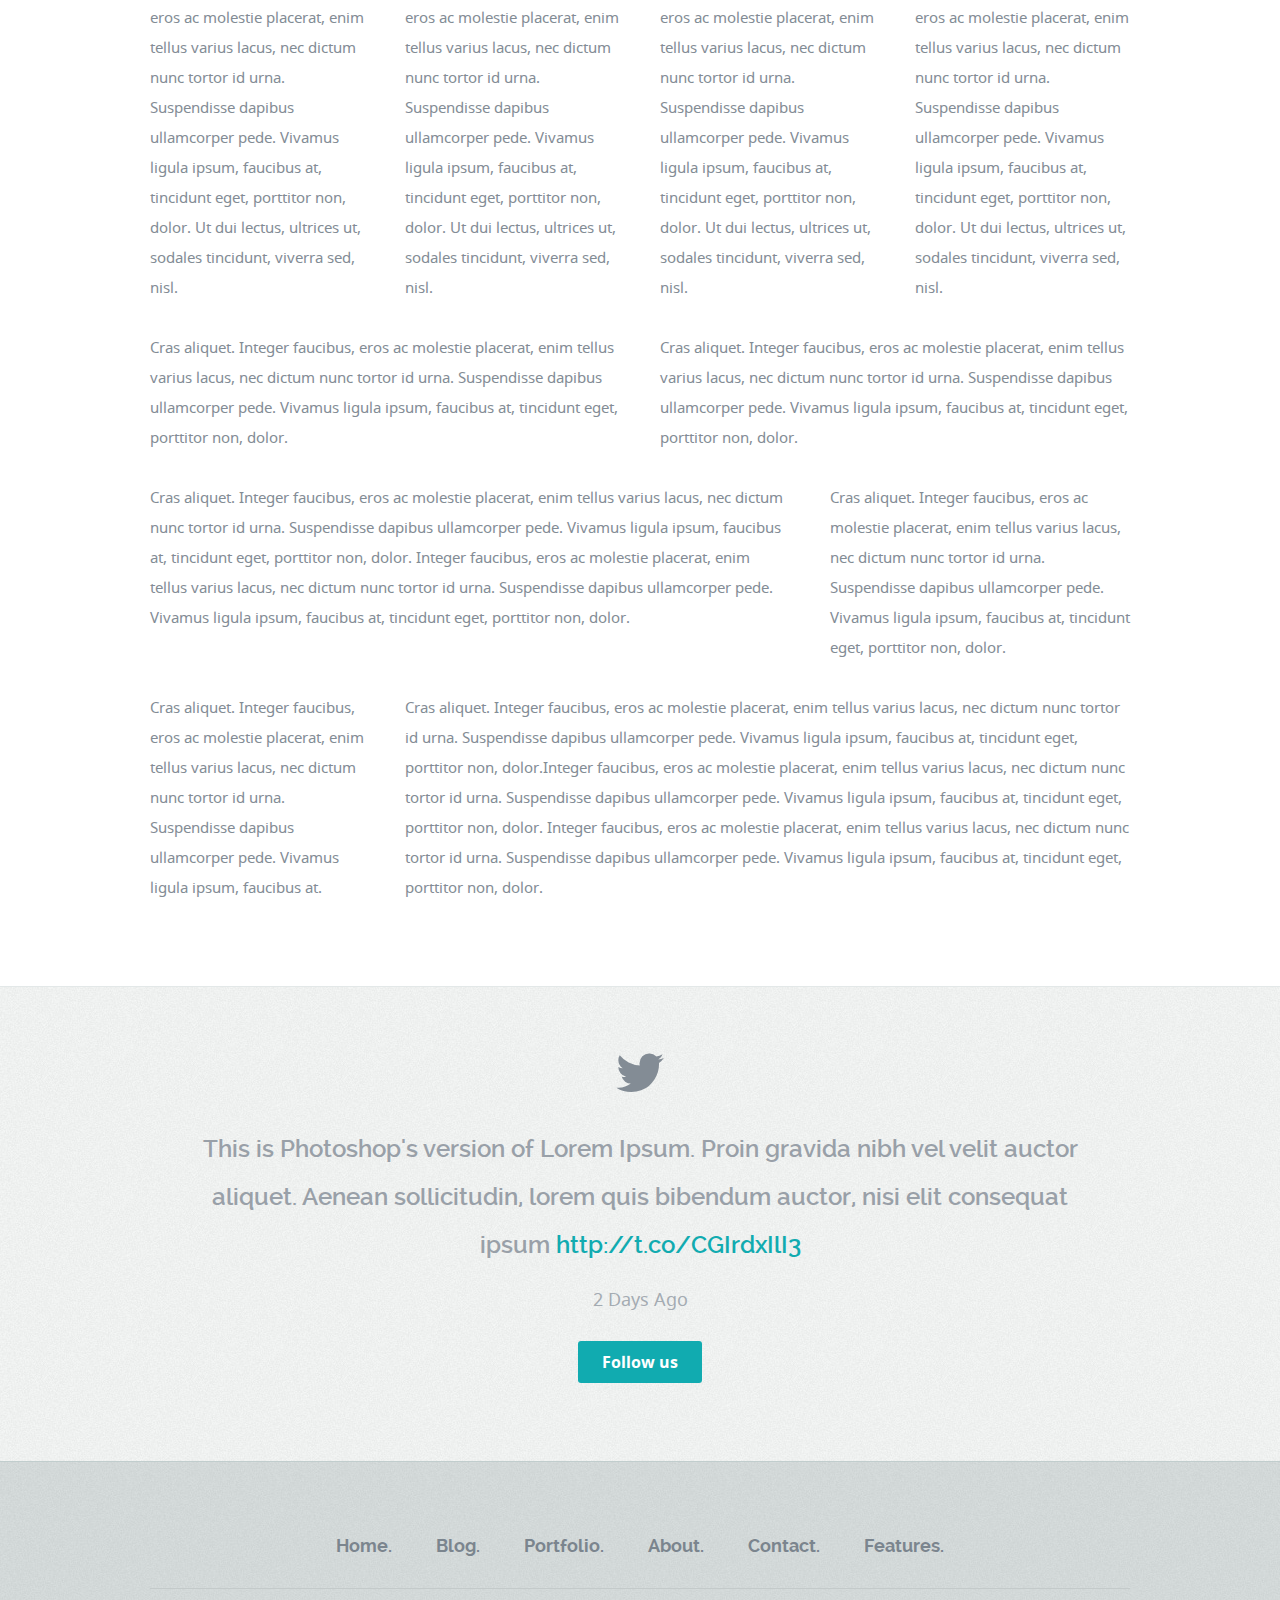
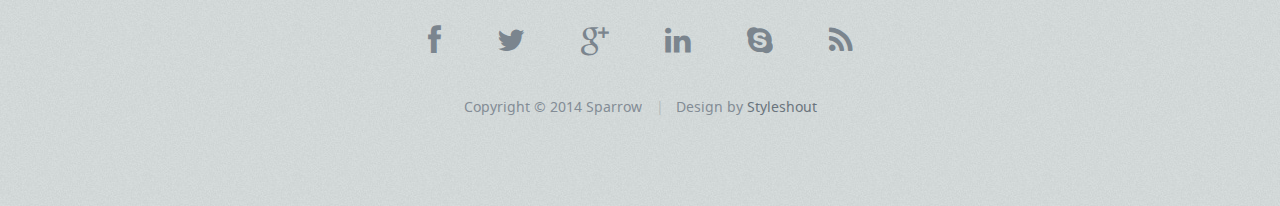
<file: styles.html>
<!DOCTYPE html>
<!--[if lt IE 8 ]><html class="no-js ie ie7" lang="en"> <![endif]-->
<!--[if IE 8 ]><html class="no-js ie ie8" lang="en"> <![endif]-->
<!--[if (gte IE 8)|!(IE)]><!--><html class="no-js" lang="en"> <!--<![endif]-->
<head>

   <!-- Google Tag Manager 
   ================================================== -->
   <script>
      (function (w, d, s, l, i) {
          w[l] = w[l] || [];
          w[l].push({ "gtm.start": new Date().getTime(), event: "gtm.js" });
          var f = d.getElementsByTagName(s)[0],
              j = d.createElement(s),
              dl = l != "dataLayer" ? "&l=" + l : "";
          j.async = true;
          j.src = "https://www.googletagmanager.com/gtm.js?id=" + i + dl;
          f.parentNode.insertBefore(j, f);
      })(window, document, "script", "dataLayer", "GTM-WBQTGLR");
   </script>

   <!--- Basic Page Needs
   ================================================== -->
   <meta charset="utf-8">
	<title>Style Guide Page | Sparrow</title>
	<meta name="description" content="">
	<meta name="author" content="">

   <!-- Mobile Specific Metas
   ================================================== -->
	<meta name="viewport" content="width=device-width, initial-scale=1, maximum-scale=1">

	<!-- CSS
    ================================================== -->
   <link rel="stylesheet" href="css/default.css">
	<link rel="stylesheet" href="css/layout.css">
   <link rel="stylesheet" href="css/media-queries.css">

   <!-- Script
   ================================================== -->
	<script src="js/modernizr.js"></script>

   <!-- Favicons
	================================================== -->
	<link rel="shortcut icon" href="favicon.ico" >

</head>

<body>

   <!-- Google Tag Manager (noscript)
   ================================================== -->
   <noscript><iframe src="https://www.googletagmanager.com/ns.html?id=GTM-WBQTGLR"
   height="0" width="0" style="display:none;visibility:hidden"></iframe></noscript>

   <!-- Header
   ================================================== -->
   <header>

      <div class="row">

         <div class="twelve columns">

            <div class="logo">
               <a href="index.html"><img alt="" src="images/logo.png"></a>
            </div>

            <nav id="nav-wrap">

               <a class="mobile-btn" href="#nav-wrap" title="Show navigation">Show navigation</a>
	            <a class="mobile-btn" href="#" title="Hide navigation">Hide navigation</a>

               <ul id="nav" class="nav">

	               <li><a href="index.html">Home</a></li>
	               <li><span><a href="blog.html">Blog</a></span>
                     <ul>
                        <li><a href="blog.html">Blog Index</a></li>
                        <li><a href="single.html">Post</a></li>
                     </ul>
                  </li>
                  <li><span><a href="portfolio-index.html">Portfolio</a></span>
                     <ul>
                        <li><a href="portfolio-index.html">Portfolio Index</a></li>
                        <li><a href="portfolio.html">Portfolio Entry</a></li>
                     </ul>
                  </li>
	               <li><a href="about.html">About</a></li>
                  <li><a href="contact.html">Contact</a></li>
                  <li class="current"><a href="styles.html">Features</a></li>

               </ul> <!-- end #nav -->

            </nav> <!-- end #nav-wrap -->

         </div>

      </div>

   </header> <!-- Header End -->

   <!-- Page Title
   ================================================== -->
   <div id="page-title">

      <div class="row">

         <div class="ten columns centered text-center">
            <h1>Style Guide<span>.</span></h1>

            <p>Aenean condimentum, lacus sit amet luctus lobortis, dolores et quas molestias excepturi
            enim tellus ultrices elit, amet consequat enim elit noneas sit amet luctu. </p>
         </div>

      </div>

   </div> <!-- Page Title End-->

   <!-- Content
   ================================================== -->
   <div class="content-outer">

      <div id="page-content">

         <div class="row add-bottom">

            <div class="twelve columns" style="padding-top: 24px;">

               <h1 class="title-heading">Style Demo.</h1>

               <p class="lead add-bottom">At vero eos et accusamus et iusto odio dignissimos ducimus qui blanditiis praesentium voluptatum
               deleniti atque corrupti quos dolores et quas molestias excepturi sint occaecati cupiditate.
               At vero eos et accusamus et iusto odio dignissimos ducimus qui blanditiis praesentium.
               </p>

            <hr>

            </div>

         </div> <!-- Row End-->

         <div class="row add-bottom">

            <div class="six columns add-bottom">

               <h3>Paragraph and Image</h3>

               <p><a href="#"><img width="120" height="120" class="pull-left" alt="sample-image" src="images/sample-image.jpg"></a>
  			      Lorem ipsum dolor sit amet, consectetuer adipiscing elit. Donec libero. Suspendisse bibendum.
  			      Cras id urna. Morbi tincidunt, orci ac convallis aliquam, lectus turpis varius lorem, eu
  			      posuere nunc justo tempus leo. Donec mattis, purus nec placerat bibendum, dui pede condimentum
  			      odio, ac blandit ante orci ut diam. Cras fringilla magna. Phasellus suscipit, leo a pharetra
  			      condimentum, lorem tellus eleifend magna, eget fringilla velit magna id neque.
  			      posuere nunc justo tempus leo. </p>

               <p>A <a href="#">link</a>,
  			      <abbr title="this really isn't a very good description">abbrebation</abbr>,
  			      <strong>strong text</strong>,
               <em>em text</em>,
  			      <del>deleted text</del>, and
               <mark>this is a mark text.</mark>
          	   </p>

            </div>

            <div class="six columns add-bottom">

               <h3>Drop Caps</h3>

               <p class="drop-cap">Far far away, behind the word mountains, far from the countries Vokalia and Consonantia,
               there live the blind texts. Separated they live in Bookmarksgrove right at the coast of the
               Semantics, a large language ocean. A small river named Duden flows by their place and supplies
               it with the necessary regelialia. Morbi tincidunt, orci ac convallis aliquam, lectus turpis varius lorem, eu
  			      posuere nunc justo tempus leo. Donec mattis, purus nec placerat bibendum, dui pede condimentum
  			      odio, ac blandit ante orci ut diam. Cras fringilla magna. Phasellus suscipit, leo a pharetra
  			      condimentum, lorem tellus eleifend magna, eget fringilla velit magna id neque.
  			      </p>

               <h3>Small Print</h3>

               <p>Buy one widget, get one free!
  				   <small>(While supplies last. Offer expires on the vernal equinox. Not valid in Ohio.)</small>
  			      </p>

            </div>

            <hr />

         </div> <!-- Row End-->

         <div class="row add-bottom">

            <div class="six columns add-bottom">

               <h3>Pull Quotes</h3>

               <aside class="pull-quote">
    			      <blockquote>
    					   <p>It is a paradisematic country, in which roasted parts of
                      sentences fly into your mouth. Even the all-powerful Pointing has no control about the blind
                      texts it is an almost unorthographic life One day however a small line of blind text by the name
                      of Lorem Ipsum decided to leave for the far World of Grammar.</p>
    				   </blockquote>
    			   </aside>

            </div>

            <div class="six columns add-bottom">

               <h3>Block Quotes</h3>

               <blockquote cite="http://where-i-got-my-info-from.com">
			         <p>Your work is going to fill a large part of your life, and the only way to be truly satisfied is
                  to do what you believe is great work. And the only way to do great work is to love what you do.
                  If you haven't found it yet, keep looking. Don't settle. As with all matters of the heart, you'll know when you find it.
                  </p>
				      <cite>
					      <a href="#">Steve Jobs</a>
				      </cite>
			      </blockquote>

               <blockquote>
                  <p>Good design is as little design as possible.</p>
                  <cite>Dieter Rams</cite>
               </blockquote>

            </div>

            <hr />

         </div> <!-- Row End-->

         <div class="row add-bottom">

            <div class="eight columns add-bottom">

               <h3 class="add-bottom">Definition Lists</h3>

               <h5>a) Multi-line Definitions (default)</h5>

               <dl>
			         <dt><b>This is a term</b></dt>
				         <dd>this is the definition of that term, which both live in a <code>dl</code>.</dd>
			         <dt><b>Another Term</b></dt>
				         <dd>And it gets a definition too, which is this line</dd>
				         <dd>This is a 2<sup>nd</sup> definition for a single term. A <code>dt</code> may be followed by multiple <code>dd</code>s.</dd>
		         </dl>

               <h5>b) Inline Definitions</h5>

               <dl class="lining">
			         <dt><b>This is a term</b></dt>
				         <dd>this is the definition of that term, which both live in a <code>dl</code>.</dd>
			         <dt><b>Another Term</b></dt>
				         <dd class="micro">And it gets a definition too, which is this line</dd>
				         <dd class="micro"> this is a 2<sup>nd</sup> definition for a single term.</dd>
			         <dt><b>Term</b></dt>
			         <dt><b>Other Defined Term</b></dt>
				         <dd><code>dt</code> terms may stand on their own without an accompanying <code>dd</code>, but in that case they <em>share</em> descriptions with the next available <code>dt</code>. You may not have a <code>dd</code> without a parent <code>dt</code>.</dd>
		         </dl>

               <h5>c) Dictionary-style Definition</h5>

               <dl class="dictionary-style">
				      <dt><b>This is a term</b></dt>
					      <dd>this is the definition of that term, which both live in a <code>dl</code>.</dd>
					   <dt><b>Another Term</b></dt>
					      <dd>And it gets a definition too, which is this line</dd>
					      <dd> this is a 2<sup>nd</sup> definition for a single term.</dd>
					   <dt><b>Term</b></dt>
					   <dt><b>Other Defined Term</b></dt>
					      <dd><code>dt</code> terms may stand on their own without an accompanying <code>dd</code>, but in that case they <em>share</em> descriptions with the next available <code>dt</code>. You may not have a <code>dd</code> without a parent <code>dt</code>.</dd>
				   </dl>

            </div>

            <div class="four columns add-bottom">

               <h3>Example Lists</h3>

               <ol>
				      <li>Here is an example</li>
				      <li>of an ordered list</li>
			      </ol>

               <ul class="disc">
				      <li>Here is an example</li>
				      <li>of an unordered list</li>
			      </ul>

               <h3>Stats Tabs</h3>

               <ul class="stats-tabs">
			         <li><a href="#">1,234 <b>Sasuke</b></a></li>
			         <li><a href="#">567 <b>Hinata</b></a></li>
			         <li><a href="#">23,456 <b>Naruto</b></a></li>
			         <li><a href="#">3,456 <b>Kiba</b></a></li>
			         <li><a href="#">456 <b>Shikamaru</b></a></li>
			         <li><a href="#">26 <b>Sakura</b></a></li>
		         </ul>

               <h3>Headers</h3>

               <h1>H1 Heading</h1>
               <h2>H2 Heading</h2>
               <h3>H3 Heading</h3>
               <h4>H4 Heading</h4>
               <h5>H5 Heading</h5>
               <h6>H6 Heading</h6>

               <hr>

               <h3>button</h3>

               <a class="button" href="#">This is a button</a>

            </div>

            <hr />

         </div> <!-- Row End-->

         <div class="row add-bottom">

            <div class="twelve columns add-bottom">

               <h3 class="add-bottom">Pagination</h3>

               <nav class="pagination add-bottom">

                  <span class="page-numbers prev inactive">Prev</span>
				      <span class="page-numbers current">1</span>
				      <a href="#" class="page-numbers">2</a>
                  <a href="#" class="page-numbers">3</a>
                  <a href="#" class="page-numbers">4</a>
                  <a href="#" class="page-numbers">5</a>
                  <a href="#" class="page-numbers">6</a>
                  <a href="#" class="page-numbers">7</a>
                  <a href="#" class="page-numbers">8</a>
                  <a href="#" class="page-numbers">9</a>
				      <a href="#" class="page-numbers next">Next</a>

		         </nav>

            </div>

            <hr />

         </div> <!-- Row End-->

         <!--<div class="row add-bottom">

            <div class="twelve columns add-bottom">

               <h3>Form Styles</h3>

               <form>
                  <fieldset>

					      <label for="regularInput">Regular Input</label>
						   <input type="text" id="regularInput">

                     <label for="regularTextarea">Regular Textarea</label>
						   <textarea id="regularTextarea"></textarea>

                     <label for="selectList">Select List</label>
						   <select id="selectList">
						      <option value="Option 1">Option 1</option>
							   <option value="Option 2">Option 2</option>
							   <option value="Option 3">Option 3</option>
							   <option value="Option 4">Option 4</option>
						   </select>

                     <fieldset>
						      <legend>Checkboxes</legend>

                        <label for="regularCheckbox">
							      <input type="checkbox" value="checkbox 1" id="regularCheckbox">
								   <span>Regular Checkbox</span>
							   </label>

                        <label for="secondRegularCheckbox">
							      <input type="checkbox" value="checkbox 2" id="secondRegularCheckbox">
								   <span>Regular Checkbox</span>
							   </label>
						   </fieldset>

						   <fieldset>
						      <legend>Radio Buttons</legend>

                        <label for="regularRadio">
							      <input type="radio" value="radio 1" id="regularRadio" name="radios">
								   <span>Regular Radio</span>
							   </label>

                        <label for="secondRegularRadio">
								   <input type="radio" value="radio 2" id="secondRegularRadio" name="radios">
								   <span>Regular Radio</span>
							   </label>
						   </fieldset>

						   <button type="submit">Submit Form</button>

                  </fieldset>
				   </form>

            </div>

            <hr />

         </div>-->    <!-- Row End-->

         <div class="row">

            <div class="twelve columns">
               <h3 class="half-bottom">Columns</h3>
            </div>

         </div> <!-- Row End-->

         <!--<h4>1/3 Columns</h4>  -->

         <div class="row">

            <div class="four columns">
		         <p>Cras aliquet. Integer faucibus, eros ac molestie placerat, enim tellus varius lacus,
               nec dictum nunc tortor id urna. Suspendisse dapibus ullamcorper pede. Vivamus ligula ipsum,
               faucibus at, tincidunt eget, porttitor non, dolor. </p>
	         </div>

            <div class="four columns">
		         <p>Cras aliquet. Integer faucibus, eros ac molestie placerat, enim tellus varius lacus,
               nec dictum nunc tortor id urna. Suspendisse dapibus ullamcorper pede. Vivamus ligula ipsum,
               faucibus at, tincidunt eget, porttitor non, dolor. </p>
	         </div>

            <div class="four columns">
		         <p>Cras aliquet. Integer faucibus, eros ac molestie placerat, enim tellus varius lacus,
                nec dictum nunc tortor id urna. Suspendisse dapibus ullamcorper pede. Vivamus ligula ipsum,
               faucibus at, tincidunt eget, porttitor non, dolor. </p>
	         </div>

         </div>

         <!--<h4>1/4 Columns</h4>  -->

         <div class="row">

            <div class="three columns">
		         <p>Cras aliquet. Integer faucibus, eros ac molestie placerat, enim tellus varius lacus,
               nec dictum nunc tortor id urna. Suspendisse dapibus ullamcorper pede. Vivamus ligula ipsum,
               faucibus at, tincidunt eget, porttitor non, dolor. Ut dui lectus, ultrices ut, sodales tincidunt,
               viverra sed, nisl. </p>
	         </div>

            <div class="three columns">
		         <p>Cras aliquet. Integer faucibus, eros ac molestie placerat, enim tellus varius lacus,
               nec dictum nunc tortor id urna. Suspendisse dapibus ullamcorper pede. Vivamus ligula ipsum,
               faucibus at, tincidunt eget, porttitor non, dolor. Ut dui lectus, ultrices ut, sodales tincidunt,
               viverra sed, nisl. </p>
	         </div>

            <div class="three columns">
		         <p>Cras aliquet. Integer faucibus, eros ac molestie placerat, enim tellus varius lacus,
               nec dictum nunc tortor id urna. Suspendisse dapibus ullamcorper pede. Vivamus ligula ipsum,
               faucibus at, tincidunt eget, porttitor non, dolor. Ut dui lectus, ultrices ut, sodales tincidunt,
               viverra sed, nisl. </p>
	         </div>

            <div class="three columns">
		         <p>Cras aliquet. Integer faucibus, eros ac molestie placerat, enim tellus varius lacus,
               nec dictum nunc tortor id urna. Suspendisse dapibus ullamcorper pede. Vivamus ligula ipsum,
               faucibus at, tincidunt eget, porttitor non, dolor. Ut dui lectus, ultrices ut, sodales tincidunt,
               viverra sed, nisl. </p>
	         </div>

         </div>

         <!--<h4>1/2 Columns</h4>  -->

         <div class="row">

            <div class="six columns">
		         <p>Cras aliquet. Integer faucibus, eros ac molestie placerat, enim tellus varius lacus,
               nec dictum nunc tortor id urna. Suspendisse dapibus ullamcorper pede. Vivamus ligula ipsum,
               faucibus at, tincidunt eget, porttitor non, dolor. </p>
	         </div>

            <div class="six columns">
		         <p>Cras aliquet. Integer faucibus, eros ac molestie placerat, enim tellus varius lacus,
               nec dictum nunc tortor id urna. Suspendisse dapibus ullamcorper pede. Vivamus ligula ipsum,
               faucibus at, tincidunt eget, porttitor non, dolor. </p>
	         </div>

         </div>

         <!--<h4>2/3 Columns</h4>  -->

         <div class="row">

            <div class="eight columns">
		         <p>Cras aliquet. Integer faucibus, eros ac molestie placerat, enim tellus varius lacus,
               nec dictum nunc tortor id urna. Suspendisse dapibus ullamcorper pede. Vivamus ligula ipsum,
               faucibus at, tincidunt eget, porttitor non, dolor. Integer faucibus, eros ac molestie placerat, enim tellus varius lacus,
               nec dictum nunc tortor id urna. Suspendisse dapibus ullamcorper pede. Vivamus ligula ipsum,
               faucibus at, tincidunt eget, porttitor non, dolor.</p>
	         </div>

            <div class="four columns">
		         <p>Cras aliquet. Integer faucibus, eros ac molestie placerat, enim tellus varius lacus,
               nec dictum nunc tortor id urna. Suspendisse dapibus ullamcorper pede. Vivamus ligula ipsum,
               faucibus at, tincidunt eget, porttitor non, dolor. </p>
	         </div>

         </div>

         <!--<h4>3/4 Columns</h4>  -->

         <div class="row">

            <div class="three columns">
		         <p>Cras aliquet. Integer faucibus, eros ac molestie placerat, enim tellus varius lacus,
               nec dictum nunc tortor id urna. Suspendisse dapibus ullamcorper pede. Vivamus ligula ipsum,
               faucibus at. </p>
	         </div>

            <div class="nine columns">
		         <p>Cras aliquet. Integer faucibus, eros ac molestie placerat, enim tellus varius lacus,
               nec dictum nunc tortor id urna. Suspendisse dapibus ullamcorper pede. Vivamus ligula ipsum,
               faucibus at, tincidunt eget, porttitor non, dolor.Integer faucibus, eros ac molestie placerat, enim tellus varius lacus,
               nec dictum nunc tortor id urna. Suspendisse dapibus ullamcorper pede. Vivamus ligula ipsum,
               faucibus at, tincidunt eget, porttitor non, dolor. Integer faucibus, eros ac molestie placerat, enim tellus varius lacus,
               nec dictum nunc tortor id urna. Suspendisse dapibus ullamcorper pede. Vivamus ligula ipsum,
               faucibus at, tincidunt eget, porttitor non, dolor.</p>
	         </div>

         </div>


      </div> <!-- page-content End-->

   </div> <!-- Content End-->

   <!-- Tweets Section
   ================================================== -->
   <section id="tweets">

      <div class="row">

         <div class="tweeter-icon align-center">
            <i class="fa fa-twitter"></i>
         </div>

         <ul id="twitter" class="align-center">
            <li>
               <span>
               This is Photoshop's version  of Lorem Ipsum. Proin gravida nibh vel velit auctor aliquet.
               Aenean sollicitudin, lorem quis bibendum auctor, nisi elit consequat ipsum
               <a href="#">http://t.co/CGIrdxIlI3</a>
               </span>
               <b><a href="#">2 Days Ago</a></b>
            </li>
            <!--
            <li>
               <span>
               This is Photoshop's version  of Lorem Ipsum. Proin gravida nibh vel velit auctor aliquet.
               Aenean sollicitudin, lorem quis bibendum auctor, nisi elit consequat ipsum
               <a href="#">http://t.co/CGIrdxIlI3</a>
               </span>
               <b><a href="#">3 Days Ago</a></b>
            </li>
            -->
         </ul>

         <p class="align-center"><a href="#" class="button">Follow us</a></p>

      </div>

   </section> <!-- Tweet Section End-->

   <!-- footer
   ================================================== -->
   <footer>

      <div class="row">

         <div class="twelve columns">

            <ul class="footer-nav">
					<li><a href="#">Home.</a></li>
              	<li><a href="#">Blog.</a></li>
              	<li><a href="#">Portfolio.</a></li>
              	<li><a href="#">About.</a></li>
              	<li><a href="#">Contact.</a></li>
               <li><a href="#">Features.</a></li>
			   </ul>

            <ul class="footer-social">
               <li><a href="#"><i class="fa fa-facebook"></i></a></li>
               <li><a href="#"><i class="fa fa-twitter"></i></a></li>
               <li><a href="#"><i class="fa fa-google-plus"></i></a></li>
               <li><a href="#"><i class="fa fa-linkedin"></i></a></li>
               <li><a href="#"><i class="fa fa-skype"></i></a></li>
               <li><a href="#"><i class="fa fa-rss"></i></a></li>
            </ul>

            <ul class="copyright">
               <li>Copyright &copy; 2014 Sparrow</li> 
               <li>Design by <a href="http://www.styleshout.com/">Styleshout</a></li>               
            </ul>

         </div>

         <div id="go-top" style="display: block;"><a title="Back to Top" href="#">Go To Top</a></div>

      </div>

   </footer> <!-- Footer End-->

   <!-- Java Script
   ================================================== -->
   <script src="https://ajax.googleapis.com/ajax/libs/jquery/1.10.2/jquery.min.js"></script>
   <script>window.jQuery || document.write('<script src="js/jquery-1.10.2.min.js"><\/script>')</script>
   <script type="text/javascript" src="js/jquery-migrate-1.2.1.min.js"></script>

   <script src="js/jquery.flexslider.js"></script>
   <script src="js/doubletaptogo.js"></script>
   <script src="js/init.js"></script>

</body>

</html>
</file>
<file: css/default.css>
/*
=====================================================================
*   Sparrow v1.0 Default Stylesheet
*   url: styleshout.com
*   02-07-2014
=====================================================================

TOC:
a. Webfonts and Icon fonts
b. Reset
c. Default Styles
   1. Basic
   2. Typography
   3. Links
   4. Images
   5. Buttons
   6. Forms
d. Grid
e. Others
   1. Clearing
   2. Misc

=====================================================================  */

/* ------------------------------------------------------------------ */
/* a. Webfonts and Icon fonts
 ------------------------------------------------------------------ */

@import url("fonts.css");
@import url("font-awesome/css/font-awesome.min.css");

/* ------------------------------------------------------------------
/* b. Reset
      Adapted from:
      Normalize.css - https://github.com/necolas/normalize.css/
      HTML5 Doctor Reset - html5doctor.com/html-5-reset-stylesheet/
/* ------------------------------------------------------------------ */

html, body, div, span, object, iframe,
h1, h2, h3, h4, h5, h6, p, blockquote, pre,
abbr, address, cite, code,
del, dfn, em, img, ins, kbd, q, samp,
small, strong, sub, sup, var,
b, i,
dl, dt, dd, ol, ul, li,
fieldset, form, label, legend,
table, caption, tbody, tfoot, thead, tr, th, td,
article, aside, canvas, details, figcaption, figure,
footer, header, hgroup, menu, nav, section, summary,
time, mark, audio, video {
   margin: 0;
   padding: 0;
   border: 0;
   outline: 0;
   font-size: 100%;
   vertical-align: baseline;
   background: transparent;
}

article,aside,details,figcaption,figure,
footer,header,hgroup,menu,nav,section {
   display: block;
}

audio,
canvas,
video {
   display: inline-block;
}

audio:not([controls]) {
   display: none;
   height: 0;
}

[hidden] { display: none; }

code, kbd, pre, samp {
   font-family: monospace, serif;
   font-size: 1em;
}

pre {
   white-space: pre;
   white-space: pre-wrap;
   word-wrap: break-word;
}

blockquote, q { quotes: &#8220 &#8220; }

blockquote:before, blockquote:after,
q:before, q:after {
   content: '';
   content: none;
}

ins {
   background-color: #ff9;
   color: #000;
   text-decoration: none;
}

mark {
   background-color: #A7F4F6;
   color: #555;
}

del { text-decoration: line-through; }

abbr[title], dfn[title] {
   border-bottom: 1px dotted;
   cursor: help;
}

table {
   border-collapse: collapse;
   border-spacing: 0;
}


/* ------------------------------------------------------------------ */
/* c. Default and Basic Styles
      Adapted from:
      Skeleton CSS Framework - http://www.getskeleton.com/
      Typeplate Typographic Starter Kit - http://typeplate.com/
/* ------------------------------------------------------------------ */

/*  1. Basic  ------------------------------------------------------- */

*,
*:before,
*:after {
   -moz-box-sizing: border-box;
   -webkit-box-sizing: border-box;
   box-sizing: border-box;
}

html { font-size: 62.5%; }

body {
   background: #fff;
   font-family: notosans-regular, sans-serif;
   font-size: 15px;
   line-height: 30px;
	color: #838C95;

   -webkit-font-smoothing: antialiased; /* Fix for webkit rendering */
	-webkit-text-size-adjust: 100%;
}

/*  2. Typography
       Vertical rhythm with leading derived from 6
--------------------------------------------------------------------- */

h1, h2, h3, h4, h5, h6 {
   color: #313131;
	font-family: raleway-bold, sans-serif;
}
h1 a, h2 a, h3 a, h4 a, h5 a, h6 a { font-weight: inherit; }
h1 { font-size: 42px; line-height: 48px; margin-bottom: 12px;}
h2 { font-size: 30px; line-height: 42px; margin-bottom: 6px; }
h3 { font-size: 24px; line-height: 30px; margin-bottom: 12px; }
h4 { font-size: 21px; line-height: 30px; margin-bottom: 6px; }
h5 { font-size: 18px; line-height: 30px; }
h6 { font-size: 14px; line-height: 30px; }
.subheader { }

p { margin: 0 0 30px 0; }
p img { margin: 0; }
p.lead {
   font: 20px/36px raleway-regular, sans-serif;
   margin-bottom: 18px;
   color: #9FA5AD;
}

/* for 'em' and 'strong' tags, font-size and line-height should be same with
the body tag due to rendering problems in some browsers */
em { font: 15px/30px notosans-italic, sans-serif; }
strong, b { font: 15px/30px notosans-bold, sans-serif; }
small { font-size: 11px; line-height: inherit; }

/*	Blockquotes */
blockquote {
   margin: 30px 0px;
   padding-left: 40px;
   position: relative;
}
blockquote:before {
   content: "\201C";
   opacity: 0.45;
   font-size: 80px;
   line-height: 0px;
   margin: 0;
   font-family: arial, sans-serif;

   position: absolute;
   top:  30px;
	left: 0;
}
blockquote p {
   font-family: georgia, serif;
   font-style: italic;
   padding: 0;
   font-size: 18px;
   line-height: 30px;
}
blockquote cite {
   display: block;
   font-size: 12px;
   font-style: normal;
   line-height: 18px;
}
blockquote cite:before { content: "\2014 \0020"; }
blockquote cite a,
blockquote cite a:visited { color: #8B9798; border: none }

/* ---------------------------------------------------------------------
/*  Pull Quotes Markup
/*
    <aside class="pull-quote">
		<blockquote>
			<p></p>
		</blockquote>
	 </aside>
/*
/* --------------------------------------------------------------------- */
.pull-quote {
   position: relative;
	padding: 18px 30px 18px 0px;
}
.pull-quote:before,
.pull-quote:after {
	height: 1em;
	opacity: 0.45;
	position: absolute;
	font-size: 80px;
   font-family: Arial, Sans-Serif;
}
.pull-quote:before {
	content: "\201C";
	top:  33px;
	left: 0;
}
.pull-quote:after {
	content: '\201D';
	bottom: -33px;
	right: 0;
}
.pull-quote blockquote {
   margin: 0;
}
.pull-quote blockquote:before {
   content: none;
}

/* Abbreviations */
abbr {
   font-family: notosans-bold, sans-serif;
	font-variant: small-caps;
	text-transform: lowercase;
   letter-spacing: .5px;
	color: gray;
}
abbr:hover { cursor: help; }

/* drop cap */
.drop-cap:first-letter {
	float: left;
	margin: 0;
	padding: 14px 6px 0 0;
	font-size: 84px;
	font-family: /* Copperplate */ raleway-bold, sans-serif;
   line-height: 60px;
	text-indent: 0;
	background: transparent;
	color: inherit;
}

hr { border: solid #E3E3E3; border-width: 1px 0 0; clear: both; margin: 11px 0 30px; height: 0; }


/*  3. Links  ------------------------------------------------------- */

a, a:visited {
   text-decoration: none;
   outline: 0;
   color: #11ABB0;

   -webkit-transition: color .3s ease-in-out;
   -moz-transition: color .3s ease-in-out;
   -o-transition: color .3s ease-in-out;
   transition: color .3s ease-in-out;
}
a:hover, a:focus { color: #313131; }
p a, p a:visited { line-height: inherit; }


/*  4. List  --------------------------------------------------------- */

ul, ol { margin-bottom: 24px; margin-top: 12px; }
ul { list-style: none outside; }
ol { list-style: decimal; }
ol, ul.square, ul.circle, ul.disc { margin-left: 30px; }
ul.square { list-style: square outside; }
ul.circle { list-style: circle outside; }
ul.disc { list-style: disc outside; }
ul ul, ul ol,
ol ol, ol ul { margin: 6px 0 6px 30px; }
ul ul li, ul ol li,
ol ol li, ol ul li { margin-bottom: 6px; }
li { line-height: 18px; margin-bottom: 12px; }
ul.large li { }
li p { }

/* ---------------------------------------------------------------------
/*  Stats Tab Markup

    <ul class="stats-tabs">
		<li><a href="#">[value]<b>[name]</b></a></li>
	 </ul>

    Extend this object into your markup.
/*
/* --------------------------------------------------------------------- */
.stats-tabs {
   padding: 0;
   margin: 24px 0;
}
.stats-tabs li {
	display: inline-block;
	margin: 0 10px 18px 0;
	padding: 0 10px 0 0;
	border-right: 1px solid #ccc;
}
.stats-tabs li:last-child {
	margin: 0;
	padding: 0;
	border: none;
}
.stats-tabs li a {
	display: inline-block;
	font-size: 22px;
	font-family: notosans-bold, sans-serif;
   border: none;
   color: #313131;
}
.stats-tabs li a:hover {
   color:#11ABB0;
}
.stats-tabs li a b {
	display: block;
	margin: 6px 0 0 0;
	font-size: 13px;
	font-family: notosans-regular, sans-serif;
   color: #8B9798;
}

/* definition list */
dl { margin: 12px 0; }
dt { margin: 0; color:#11ABB0; }
dd { margin: 0 0 0 20px; }

/* Lining Definition Style Markup */
.lining dt,
.lining dd {
	display: inline;
	margin: 0;
}
.lining dt + dt:before,
.lining dd + dt:before {
	content: "\A";
	white-space: pre;
}
.lining dd + dd:before {
	content: ", ";
}
.lining dd:before {
	content: ": ";
	margin-left: -0.2em;
}

/* Dictionary Definition Style Markup */
.dictionary-style dt {
	display: inline;
	counter-reset: definitions;
}
.dictionary-style dt + dt:before {
	content: ", ";
	margin-left: -0.2em;
}
.dictionary-style dd {
	display: block;
	counter-increment: definitions;
}
.dictionary-style dd:before {
	content: counter(definitions, decimal) ". ";
}

/* Pagination */
.pagination {
   margin: 36px auto;
   text-align: center;
}
.pagination ul li {
   display: inline-block;
   margin: 0;
   padding: 0;
}
.pagination .page-numbers {
   font: 15px/18px notosans-bold, sans-serif;
   display: inline-block;
   padding: 6px 10px;
   margin-right: 3px;
   margin-bottom: 6px;
	color: #6E757C;
	background-color: #E6E8EB;

	-webkit-transition: all 200ms ease-in-out;
	-moz-transition: all 200ms ease-in-out;
	-o-transition: all 200ms ease-in-out;
	-ms-transition: all 200ms ease-in-out;
	transition: all 200ms ease-in-out;

   -moz-border-radius: 3px;
   -webkit-border-radius: 3px;
   -khtml-border-radius: 3px;
	border-radius: 3px;
}
.pagination .page-numbers:hover {
   background: #838A91;
   color: #fff;
}
.pagination .current,
.pagination .current:hover {
   background-color: #11ABB0;
   color: #fff;
}
.pagination .inactive,
.pagination .inactive:hover {
   background-color: #E6E8EB;
	color: #A9ADB2;
}
.pagination .prev, .pagination .next {}

/*  5. Images  --------------------------------------------------------- */

img {
   max-width: 100%;
   height: auto;
}
img.pull-right { margin: 12px 0px 0px 18px; }
img.pull-left { margin: 12px 18px 0px 0px; }

/*  6. Buttons  --------------------------------------------------------- */

.button,
.button:visited,
button,
input[type="submit"],
input[type="reset"],
input[type="button"] {
   font: 16px/30px notosans-bold, sans-serif;
   background: #11ABB0;
   display: inline-block;
	text-decoration: none;
   letter-spacing: 0;
   color: #fff;
	padding: 12px 24px;
	margin-bottom: 18px;
   border: none;
   cursor: pointer;
   height: auto;

   -webkit-transition: all .2s ease-in-out;
	-moz-transition: all .2s ease-in-out;
	-o-transition: all .2s ease-in-out;
	-ms-transition: all .2s ease-in-out;
	transition: all .2s ease-in-out;

   -moz-border-radius: 3px;
   -webkit-border-radius: 3px;
   -khtml-border-radius: 3px;
   border-radius: 3px;
}

.button:hover,
button:hover,
input[type="submit"]:hover,
input[type="reset"]:hover,
input[type="button"]:hover {
   background: #3d4145;
   color: #fff;
}

.button:active,
button:active,
input[type="submit"]:active,
input[type="reset"]:active,
input[type="button"]:active {
   background: #3d4145;
   color: #fff;
}

.button.full-width,
button.full-width,
input[type="submit"].full-width,
input[type="reset"].full-width,
input[type="button"].full-width {
	width: 100%;
	padding-left: 0 !important;
	padding-right: 0 !important;
	text-align: center;
}

/* Fix for odd Mozilla border & padding issues */
button::-moz-focus-inner,
input::-moz-focus-inner {
    border: 0;
    padding: 0;
}


/*  7. Forms  --------------------------------------------------------- */

form { margin-bottom: 24px; }
fieldset { margin-bottom: 24px; }

input[type="text"],
input[type="password"],
input[type="email"],
textarea,
select {
   display: block;
   padding: 18px 15px;
   margin: 0 0 24px 0;
   border: 0;
   outline: none;
   vertical-align: middle;
   min-width: 260px;
	max-width: 100%;
   font-size: 15px;
   line-height: 24px;
	color: #647373;
	background: #D3D9D9;

   -moz-border-radius: 3px;
	-webkit-border-radius: 3px;
	-khtml-border-radius: 3px;
	border-radius: 3px;
}

/* select { padding: 0;
   width: 220px;
   } */

input[type="text"]:focus,
input[type="password"]:focus,
input[type="email"]:focus,
textarea:focus {
   color: #B3B7BC;
	background-color: #3d4145;
}

textarea { min-height: 200px; }

label,
legend {
   font: 16px/24px notosans-bold, sans-serif;
	margin: 12px 0;
   color: #3d4145;
   display: block;
}
label span,
legend span {
	color: #8B9798;
   font: 14px/24px notosans-regular, sans-serif;
}

input[type="checkbox"],
input[type="radio"] {
    font-size: 15px;
    color: #737373;
}

input[type="checkbox"] { display: inline; }

/* ------------------------------------------------------------------ */
/* d. Grid
---------------------------------------------------------------------
   gutter = 40px.
/* ------------------------------------------------------------------ */

/* default
--------------------------------------------------------------- */
.row {
   width: 96%;
   max-width: 1020px;
   margin: 0 auto;
}
/* fixed width for IE8 */
.ie .row { width: 1000px ; }

.narrow .row { max-width: 980px; }

.row .row { width: auto; max-width: none; margin: 0 -20px; }

/* row clearing */
.row:before,
.row:after {
    content: " ";
    display: table;
}
.row:after {
    clear: both;
}

.column, .columns {
   position: relative;
   padding: 0 20px;
   min-height: 1px;
   float: left;
}
.column.centered, .columns.centered  {
    float: none;
    margin: 0 auto;
}

/* removed gutters */
.row.collapsed > .column,
.row.collapsed > .columns,
.column.collapsed, .columns.collapsed  { padding: 0; }

[class*="column"] + [class*="column"]:last-child { float: right; }
[class*="column"] + [class*="column"].end { float: right; }

/* column widths */
.row .one         { width: 8.33333%; }
.row .two         { width: 16.66667%; }
.row .three       { width: 25%; }
.row .four        { width: 33.33333%; }
.row .five        { width: 41.66667%; }
.row .six         { width: 50%; }
.row .seven       { width: 58.33333%; }
.row .eight       { width: 66.66667%; }
.row .nine        { width: 75%; }
.row .ten         { width: 83.33333%; }
.row .eleven      { width: 91.66667%; }
.row .twelve      { width: 100%; }

/* Offsets */
.row .offset-1    { margin-left: 8.33333%; }
.row .offset-2    { margin-left: 16.66667%; }
.row .offset-3    { margin-left: 25%; }
.row .offset-4    { margin-left: 33.33333%; }
.row .offset-5    { margin-left: 41.66667%; }
.row .offset-6    { margin-left: 50%; }
.row .offset-7    { margin-left: 58.33333%; }
.row .offset-8    { margin-left: 66.66667%; }
.row .offset-9    { margin-left: 75%; }
.row .offset-10   { margin-left: 83.33333%; }
.row .offset-11   { margin-left: 91.66667%; }

/* Push/Pull */
.row .push-1      { left: 8.33333%; }
.row .pull-1      { right: 8.33333%; }
.row .push-2      { left: 16.66667%; 	}
.row .pull-2      { right: 16.66667%; }
.row .push-3      { left: 25%; }
.row .pull-3      { right: 25%;	}
.row .push-4      { left: 33.33333%; }
.row .pull-4      { right: 33.33333%; }
.row .push-5      { left: 41.66667%; }
.row .pull-5      { right: 41.66667%; }
.row .push-6      { left: 50%; }
.row .pull-6      { right: 50%; }
.row .push-7      { left: 58.33333%; }
.row .pull-7      { right: 58.33333%; }
.row .push-8      { left: 66.66667%; 	}
.row .pull-8      { right: 66.66667%; }
.row .push-9      { left: 75%; }
.row .pull-9      { right: 75%; }
.row .push-10     { left: 83.33333%; }
.row .pull-10     { right: 83.33333%; }
.row .push-11     { left: 91.66667%; }
.row .pull-11     { right: 91.66667%; }

/* block grids
--------------------------------------------------------------------- */
.bgrid-sixths [class*="column"]   { width: 16.66667%; }
.bgrid-quarters [class*="column"] { width: 25%; }
.bgrid-thirds [class*="column"]   { width: 33.33333%; }
.bgrid-halves [class*="column"]   { width: 50%; }

[class*="bgrid"] [class*="column"] + [class*="column"]:last-child { float: left; }

/* Left clearing for block grid columns - columns that changes width in
different screen sizes. Allows columns with different heights to align
properly.
--------------------------------------------------------------------- */
.first { clear: left; }   /* first column in default screen */
.s-first { clear: none; } /* first column in smaller screens */

/* smaller screens
--------------------------------------------------------------- */
@media only screen and (max-width: 900px) {

   /* block grids on small screens */
   .s-bgrid-sixths [class*="column"]   { width: 16.66667%; }
   .s-bgrid-quarters [class*="column"] { width: 25%; }
   .s-bgrid-thirds [class*="column"]   { width: 33.33333%; }
   .s-bgrid-halves [class*="column"]   { width: 50%; }

   /* block grids left clearing */
   .first { clear: none; }
   .s-first { clear: left; }

}

/* mobile wide/smaller tablets
--------------------------------------------------------------- */
@media only screen and (max-width: 767px) {

   .row {
	   width: 480px;
	   margin: 0 auto;
      padding: 0;
	}
   .column, .columns {
	   width: auto !important;
	   float: none;
	   margin-left: 0;
	   margin-right: 0;
      padding: 0 30px;
   }
   .row .row { width: auto; max-width: none; margin: 0 -30px; }

   [class*="column"] + [class*="column"]:last-child { float: none; }
   [class*="bgrid"] [class*="column"] + [class*="column"]:last-child { float: none; }

   /* Offsets */
   .row .offset-1    { margin-left: 0%; }
   .row .offset-2    { margin-left: 0%; }
   .row .offset-3    { margin-left: 0%; }
   .row .offset-4    { margin-left: 0%; }
   .row .offset-5    { margin-left: 0%; }
   .row .offset-6    { margin-left: 0%; }
   .row .offset-7    { margin-left: 0%; }
   .row .offset-8    { margin-left: 0%; }
   .row .offset-9    { margin-left: 0%; }
   .row .offset-10   { margin-left: 0%; }
   .row .offset-11   { margin-left: 0%; }
}

/* mobile narrow
--------------------------------------------------------------- */
@media only screen and (max-width: 480px) {

   .row { width: auto; }

}

/* larger screens
--------------------------------------------------------------- */
@media screen and (min-width: 1200px) {

   .wide .row { max-width: 1180px; }

}

/* ------------------------------------------------------------------ */
/* e. Others
/* ------------------------------------------------------------------ */

/*  1. Clearing
    (http://nicolasgallagher.com/micro-clearfix-hack/
--------------------------------------------------------------------- */

.cf:before,
.cf:after {
    content: " ";
    display: table;
}
.cf:after {
    clear: both;
}

/*  2. Misc -------------------------------------------------------- */

.remove-bottom { margin-bottom: 0 !important; }
.half-bottom { margin-bottom: 12px !important; }
.add-bottom { margin-bottom: 24px !important; }
.no-border { border: none; }

.text-center  { text-align: center !important; }
.text-left    { text-align: left !important; }
.text-right   { text-align: right !important; }
.pull-left    { float: left !important; }
.pull-right   { float: right !important; }
.align-center {
	margin-left: auto !important;
	margin-right: auto !important;
	text-align: center !important;
}
/*  Cookie banner -------------------------------------------------- */

.cookie-banner {
  display: none;
  position: fixed;
  bottom: 0;
  left: 0;
  width: 100%;
  background-color: #333;
  color: #fff;
  padding: 15px;
  text-align: center;
  z-index: 9999; /* Ensure the banner is on top of all elements */
}

/* Other styles */
.cookie-btn {
  padding: 8px 20px;
  margin: 5px;
  cursor: pointer;
  border: none;
  border-radius: 4px;
  color: #fff;
}
.cookie-btn.accept {
  background-color: #4CAF50;
}
.cookie-btn.decline {
  background-color: #f44336;
}
</file>
<file: css/layout.css>
/*
=====================================================================

*   Sparrow v1.0.1 Layout Stylesheet
*   url: styleshout.com
*   03-05-2014

=====================================================================

   TOC:
   a. Common Styles.
   b. Header Styles.
   c. Intro Section - Main Page.
   d. Info Section - Main Page.
   e. Works Section - Main Page.
   f. Journal Section - Main Page.
   g. Call-To-Action Section - Main Page.
   h. Tweets Section - Main Page.
   i. Blog.
   j. Porfolio.
   k. About.
   l. Contact.
   m. Footer.

===================================================================== */

/* ------------------------------------------------------------------ */
/* a. Common Styles
/* ------------------------------------------------------------------ */

body { background: #D2D8D8 url(../images/bg.jpg); }
img { border-radius: 3px; }
.content-outer { background: #fff }

/* page title */
#page-title {
   background: #383232 url(../images/header-bg.jpg);
   padding-top: 42px;
   padding-bottom: 54px;
}
#page-title h1 {
   font: 50px/60px raleway-bold, sans-serif;
   color: #fff;
   padding: 0;
   margin: 0 0 18px 0;
   text-shadow: 0px 1px 5px rgba(0, 0, 0, .3);
}
#page-title h1 span,
#page-title a { color: #11ABB0; }
#page-title p {
   font: 17px/36px notosans-regular, sans-serif;
   padding: 0;
   margin: 12px 5% 0;
   color: #b4a9a9;
   text-shadow: 0px 1px 2px rgba(0, 0, 0, .3);
}

/* page content */
#page-content {
   padding-top: 54px;
   padding-bottom: 54px;
   margin: 0 auto;
   width: 91.66667%;
}
/* page */
.page section {
   padding-top: 24px;
   padding-bottom: 12px;
}
.page h1, .title-heading {
   font: 39px/48px raleway-semibold, sans-serif;
   margin-bottom: 18px;
}

/* sidebar */
#sidebar {
   padding-top: 42px;
   padding-left: 18px;
}
#sidebar h5 {
   font: 18px/30px notosans-bold, sans-serif;
   font-weight: normal;
   margin-bottom: 6px;
}
#sidebar .widget { margin-bottom: 24px; }

/* Link list */
#sidebar .link-list {
   margin: 12px 0 18px 0;
   padding: 0;
}
#sidebar .link-list li {
   line-height: 24px;
}
#sidebar .link-list li a {
   border: none;
   color: #838C95;
}
#sidebar .link-list li a:hover {
   color: #313131;
}

/* tag cloud */
#sidebar .tagcloud {
   margin: 18px 0 18px -12px;
   padding: 0;
}
#sidebar .tagcloud a {
   font: bold 12px/24px notosans-regular , sans-serif !important;
   display: inline-block;
   float: left;
   margin: 0 0 12px 12px;
   padding: 6px 10px;
   position: relative;
   text-transform: uppercase;
   background: #D3D9D9;
	text-decoration: none;
   letter-spacing: 1px;
   color: #6D7E7E;

   -webkit-transition: all .2s ease-in-out;
	-moz-transition: all .2s ease-in-out;
	-o-transition: all .2s ease-in-out;
	-ms-transition: all .2s ease-in-out;
	transition: all .2s ease-in-out;

   border-radius: 3px;
}
#sidebar .tagcloud a:hover {
    color: #fff;
    background: #11ABB0;
}

/* Photostream */
#sidebar .photostream {
   list-style: none;
   margin: 18px 0 24px -15px;
   padding: 0;
   overflow: hidden;
}
#sidebar .photostream li {
   float: left;
   display: inline-block;
   margin: 0 0 15px 15px;
   padding: 0;
}
#sidebar .photostream li a { }
#sidebar .photostream li a img {
   border-radius: 3px;
   height: 54px;
   width: 54px;
   vertical-align: bottom;
}

/* search */
#sidebar .widget_search form {
   /*position: relative; */
   margin: 24px 0 36px 0;
}
#sidebar .widget .text-search {
	padding-right: 40px;
	border:none;
   width: 100%;
   min-width: 150px;

   border-radius: 3px;
}
#sidebar .widget .submit-search {
	background:url(../images/search-icon.png) no-repeat;
	border:none;
	cursor:pointer;
	width:18px;
	height:18px;
   margin: 0;
   padding: 0;

   float: right;
   position: relative;
   top: -60px;
   right: 18px;
   /*display: none !important;*/
}

#primary { }

/* ------------------------------------------------------------------ */
/* b. Header Styles
/* ------------------------------------------------------------------ */

header {
   height: 96px;
   width: 100%;
   background: #383232 url(../images/header-bg.jpg);
}

/* header logo */
header .logo {
   position: absolute;
   left: 20px;
   top: 48px;
}
header .logo a {
   display: block;
   margin: 0;
	padding: 0;
	border: none;
	outline: none;
   width: 113px;
   height: 24px;
}

/* primary navigation
--------------------------------------------------------------------- */
#nav-wrap ul, #nav-wrap li, #nav-wrap a {
	margin: 0;
	padding: 0;
	border: none;
	outline: none;
}

/* nav-wrap */
#nav-wrap {
	position: relative;
   font: 14px raleway-bold, sans-serif;
   float: right;
   margin-top: 36px;
   margin-right: 20px;
   z-index: 99999;
}

/* hide toggle button */
#nav-wrap > a.mobile-btn {
   display: none;
   border-radius: 3px;
}

ul#nav {
   min-height: 48px;
   width: auto;

   /* left align the menu */
   text-align: left;
}
ul#nav li {
	position: relative;
	list-style: none;
   height: 48px;
   display: inline-block;
}

/* Links */
ul#nav li a {

/* 8px padding top + 8px padding bottom + 32px line-height = 48px */

   display: inline-block;
   padding: 8px 11px;
   line-height: 32px;
	text-decoration: none;
   text-align: left;
   color: #8a8383;

	-webkit-transition: color .2s ease-in-out;
	-moz-transition: color .2s ease-in-out;
	-o-transition: color .2s ease-in-out;
	-ms-transition: color .2s ease-in-out;
	transition: color .2s ease-in-out;
}

ul#nav li a:active { background-color: transparent !important; }
ul#nav li:hover > a,
ul#nav li.current a { color: #fff; }

/* adds down arrow */
ul#nav span:after {
   width: 0;
	height: 0px;
	border: 4px solid transparent;
	border-bottom: none;
	border-top-color: #8a8383;
	content: '';
	vertical-align: middle;
	display: inline-block;
	position: relative;
	right: 5px;
}

/* Sub Menu
----------------------------------------------------- */
ul#nav ul {
   position: absolute;
   top: 100%;
   left: 0;
	background: #1f2024;
   min-width: 100%;

	border-radius: 0 0 3px 3px;

   /* for transition effects */
   opacity: 0;
   filter: alpha(opacity=0);

	-webkit-transition: opacity .25s ease .1s;
	-moz-transition: opacity .25s ease .1s;
	-o-transition: opacity .25s ease .1s;
	-ms-transition: opacity .25s ease .1s;
	transition: opacity .25s ease .1s;
}

/* Third level sub menu
ul#nav ul ul {
	position: absolute;
	top: 0;
	left: 100%;

	border-radius: 0 3px 3px 3px;
}
*/

ul#nav ul li {
   padding: 0;
   display: block;
   text-align: left;

   /* for transition effects */
   height: 0;
	overflow: hidden;

  	-webkit-transition: height .25s ease .1s;
	-moz-transition: height .25s ease .1s;
	-o-transition: height .25s ease .1s;
	-ms-transition: height .25s ease .1s;
	transition: height .25s ease .1s;
}

/*On Hover */
ul#nav li:hover > ul { opacity: 1; filter: alpha(opacity=100); }
ul#nav li:hover > ul li {
	height: 42px;
	overflow: visible;
   border-bottom: 1px solid #26272C;
}
ul#nav li:hover > ul li:last-child  { border: none; }

/* Sub Menu Anchor links */
ul#nav ul li a {
	padding: 6px 15px;
	margin: 0;
   white-space: nowrap;
   font-size: 13px;
}


/* ------------------------------------------------------------------ */
/* c. Intro Section - Main Page
/* ------------------------------------------------------------------ */

#intro { background: #383232 url(../images/header-bg.jpg); }

/* Flex Slider
/* ------------------------------------------------------------------ */

/* Reset */
.flexslider a:active,
.flexslider a:focus  { outline: none; }
.slides,
.flex-control-nav,
.flex-direction-nav { margin: 0; padding: 0; list-style: none; }
.slides li { margin: 0; padding: 0;}

/* Necessary Styles */
.flexslider {
   position: relative;
   zoom: 1;
   margin: 0;
   padding: 0;
}
.flexslider .slides { zoom: 1; }
.flexslider .slides > li { position: relative; }

/* Hide the slides before the JS is loaded. Avoids image jumping */
.flexslider .slides > li { display: none; -webkit-backface-visibility: hidden; }
/* Suggested container for slide animation setups. Can replace this with your own */
.flex-container { zoom: 1; position: relative; }

/* Clearfix for .slides */
.slides:before,
.slides:after {
   content: " ";
   display: table;
}
.slides:after {
   clear: both;
}

/* No JavaScript Fallback */
/* If you are not using another script, such as Modernizr, make sure you
 * include js that eliminates this class on page load */
.no-js .slides > li:first-child { display: block; }


/* FlexSlider Intro Slider Styles */
.slides {
   overflow: hidden;
   position: relative;
}
.slider-text {
	color: #b4a9a9;
   width: 90%;
   text-align: center;
   margin: 60px auto 36px auto;
}
.slider-text h1 {
   font: 50px/60px raleway-bold, sans-serif;
   color: #fff;
   padding: 0;
   margin: 0 0 18px 0;
   text-shadow: 0px 1px 5px rgba(0, 0, 0, .3);
}
.slider-text h1 span,
.slider-text a { color: #11ABB0; }
.slider-text p {
   font: 17px/36px notosans-regular, sans-serif;
   padding: 0;
   margin: 12px 8% 0;
   text-shadow: 0px 1px 2px rgba(0, 0, 0, .3);
}
.slider-image {
   width: 90%;
   margin: 0 auto;
}
.slides li img {
   vertical-align: bottom;
   display: block;
}

/* Direction Navigation
--------------------------------------------------------------- */
.flex-direction-nav a {
   display: block;
	width: 40px;
	height: 66px;
	margin: -33px 0 0 0;
	background-color: #1f2024;
	cursor: pointer;
	z-index: 99999;
	opacity: 0;
   position: absolute;
	top: 50%;

   /* hide text */
   font: 0/0 a;
   text-shadow: none;
   color: transparent;

	-webkit-transition: all 0.2s ease-in-out;
	-moz-transition: all 0.2s ease-in-out;
	-o-transition: all 0.2s ease-in-out;
	-ms-transition: all 0.2s ease-in-out;
	transition: all 0.2s ease-in-out;
}

.flex-direction-nav a:hover { background-color: #0F9095; }

.flex-direction-nav .flex-next {
	right: 0px;
	background: #1f2024 url(../images/direction-nav-right.png) no-repeat 47% 50%;
	position: absolute;

	border-radius: 3px 0 0 3px;
}
.flex-direction-nav .flex-prev {
	left: 0px;
	background: #1f2024 url(../images/direction-nav-left.png) no-repeat 53% 50%;
	position: absolute;

	border-radius: 0 3px 3px 0;
}
.flexslider:hover .flex-next,
.flexslider:hover .flex-prev { opacity: 1; }
.flex-direction-nav .flex-disabled {
   opacity: .3 !important;
   filter: alpha(opacity=30);
   cursor: default;
}


/* ------------------------------------------------------------------ */
/* d. Info Section - Main Page
/* ------------------------------------------------------------------ */

#info {
   background: #fff url(../images/content-bg.jpg);
   padding-top: 60px;
   padding-bottom: 42px;
}
#info h2 {
  font: 18px/30px notosans-bold, sans-serif;
  color: #11ABB0;
  margin-bottom: 6px;
}
#info p {
  font-size: 15px;
  line-height: 30px
}

/* ------------------------------------------------------------------ */
/* e. Works Section - Main Page
/* ------------------------------------------------------------------ */

#works {
   background: #f5f5f5 url(../images/works-bg.jpg);
   padding-top: 48px;
   padding-bottom: 36px;
   border-top: 1px solid #E3E8E8;
   border-bottom: 1px solid #E3E8E8;
}
#works h1 {
   font: 20px/36px raleway-bold, sans-serif;
   margin-bottom: 36px;
   color: #A1A8AF;
}

/* Portfolio Content */
#portfolio-wrapper { margin-top: 36px; }
#portfolio-wrapper .columns { margin-bottom: 36px; }

.portfolio-item .item-wrap {
   background: #fff;
   overflow: hidden;
   border-radius: 3px;

   -webkit-box-shadow: 0px 1px 1px rgba(50, 50, 50, 0.1);
   -moz-box-shadow:    0px 1px 1px rgba(50, 50, 50, 0.1);
   box-shadow:         0px 1px 1px rgba(50, 50, 50, 0.1);

   -webkit-transition: all 0.3s ease-in-out;
	-moz-transition: all 0.3s ease-in-out;
	-o-transition: all 0.3s ease-in-out;
	-ms-transition: all 0.3s ease-in-out;
	transition: all 0.3s ease-in-out;
}
.portfolio-item .item-wrap a {
   position: relative;
   display: block;
}

/* overlay */
.portfolio-item .item-wrap .overlay {
   position: absolute;
   left: 0;
   top: 0;
   width: 100%;
   height: 100%;

	opacity: 0;
	-moz-opacity: 0;
	filter:alpha(opacity=0);

   -webkit-transition: opacity 0.3s ease-in-out;
	-moz-transition: opacity 0.3s ease-in-out;
	-o-transition: opacity 0.3s ease-in-out;
	transition: opacity 0.3s ease-in-out;

   border-radius: 3px 3px 0 0;
   background: url(../images/overlay.png) repeat;
}
.portfolio-item .item-wrap .link-icon {
   display: block;
   color: #fff;
   font-size: 40px;
   line-height: 40px;
   text-align: center;

   opacity: 0;
	-moz-opacity: 0;
	filter:alpha(opacity=0);

   -webkit-transition: opacity 0.3s ease-in-out;
	-moz-transition: opacity 0.3s ease-in-out;
	-o-transition: opacity 0.3s ease-in-out;
	transition: opacity 0.3s ease-in-out;

   position: absolute;
   top: 50%;
   left: 50%;
   margin-left: -18.5px;
   margin-top: -20px;
}

.portfolio-item .item-wrap img {
   vertical-align: bottom;
   border-radius: 3px 3px 0 0;
}

.portfolio-item .portfolio-item-meta { padding: 18px 0; }
.portfolio-item .portfolio-item-meta h5 a {
   font: 14px/18px notosans-bold, sans-serif;
   color: #11ABB0;
   margin-left: 7%;
}
.portfolio-item .portfolio-item-meta p {
   font: 12px/18px notosans-regular, sans-serif;
   color: #c6c7c7;
   margin-bottom: 0;
   margin-left: 7%;
}

/* on hover */
.portfolio-item:hover .item-wrap { background-color: #3A3434; }
.portfolio-item:hover h5 a { color: #fff !important; }
.portfolio-item:hover .overlay {
	opacity: 1;
	-moz-opacity: 1;
	filter:alpha(opacity=100);
}
.portfolio-item:hover .link-icon {
   opacity: 1;
	-moz-opacity: 1;
	filter:alpha(opacity=100);
}


/* ------------------------------------------------------------------ */
/* f. Journal Section - Main Page
/* ------------------------------------------------------------------ */

#journal {
   background: #fff url(../images/content-bg.jpg);
   padding-top: 60px;
   padding-bottom: 48px;
}
#journal a, #journal a:visited  { color: #11ABB0; }
#journal a:hover, #journal a:focus { color: #313131; }

#journal h1 {
   font: 20px/36px raleway-bold, sans-serif;
   margin-bottom: 36px;
   color: #A1A8AF;
}
#journal .blog-entries { margin-top: 0; }
#journal .entry {
   margin-bottom: 12px;
   border-top: 1px dotted #d8d8d8;
   padding-top: 36px;
}
#journal .blog-entries article.entry:first-child {
   border-top: none;
   padding-top: 18px;
}

/* post header */
#journal .blog-entries .entry-header {
   position: relative;
   margin-bottom: 6px;
}
#journal .entry-header .entry-title { padding-right: 16.66667%; }
#journal .entry-header h3 { font: 31px/42px raleway-bold, sans-serif; }
#journal .entry-header .permalink {
   position: absolute;
   top: 18px;
   right: 60px;
   z-index: 999999;
}
#journal .entry-header .permalink a {
   color: #fff;
   display: block;
   text-align: center;
   background-color: #9199A1;
   width: 48px;
   height: 48px;
   margin: 0;
   padding: 0;

	border-radius: 100%;

   -webkit-transition:all .3s ease-in-out;
   -moz-transition:all .3s ease-in-out;
   -o-transition:all .3s ease-in-out;
   transition:all .3s ease-in-out;
}
#journal .entry-header .permalink a:hover {
   background-color: #11ABB0;
}
#journal .entry-header .permalink a i {
   font-size: 24px;
   line-height: 48px;
}

/* post meta */
#journal .entry .post-meta   {
   font: 15px/21px notosans-regular, sans-serif;
   margin-top: 12px;
   margin-bottom: 0;
   text-align: right;
}
#journal .entry .post-meta time,
#journal .entry .post-meta .dauthor {
   display: block;
}
#journal .entry .post-meta time {
   font-family: notosans-bold, sans-serif;
   text-transform: uppercase;
   letter-spacing: 1px;
   color: #878282;
   margin-bottom: 6px;
}

/* post content */
#journal .entry .post-content {  padding-right: 16.66667%; }
#journal .entry .post-content p {
   font: 16px/30px notosans-regular, sans-serif;
}
#journal .entry .post-content a.more-link {
   font: 16px/30px notosans-bold, sans-serif;
   margin-left: 3px;
}
#journal .entry .post-content a.more-link i {
   margin-left: 10px;
   font-size: 14px;
}

/* ------------------------------------------------------------------ */
/* g. Call To Action Section
/* ------------------------------------------------------------------ */

#call-to-action {
   background: #544A4A;
   padding-top: 66px;
   padding-bottom: 48px;
}
#call-to-action .action {
   margin-top: 12px;
}
#call-to-action h1 {
   font: 34px/42px raleway-bold, sans-serif;
   color: #E4E2E2;
   margin-bottom: 3px;
}
#call-to-action h1 a {
   color: inherit;
}
#call-to-action p {
   color: #9D9595;
   font-size: 17px;
}
#call-to-action .button:hover,
#call-to-action .button:active {
   background: #E4E2E2;
   color: #544A4A;
}
#call-to-action p span {
	font-family: 'notosans-bold', sans-serif; 
	color: #DDD9D9;
}

/* ------------------------------------------------------------------ */
/* h. Tweets Section - Main Page
/* ------------------------------------------------------------------ */

#tweets {
   background: #f5f5f5 url(../images/tweets-bg.jpg);
   padding-top: 60px;
   padding-bottom: 30px;
   border-top: 1px solid #E3E8E8;
   border-bottom: 1px solid #C1CDCD;
}
.tweeter-icon { font-size: 54px; }

/* Twitter Feed */
#tweets #twitter {
   margin: 24px auto;
   padding: 0;
   width: 90%;
}
#tweets #twitter li {
   margin: 6px 0px 18px 0;
   line-height: 24px;
}
#tweets #twitter li span {
   display: block;
   font: 24px/48px raleway-semibold, Sans-serif;
   margin-bottom: 12px;
   color: #99A0A8;
}
#tweets #twitter li b a {
   font: 18px/36px notosans-regular, Sans-serif;
   color: #A4ABB2;
   border: none;
}
#tweets .button {
   padding: 6px 24px;
}

/* ------------------------------------------------------------------ */
/* i. Blog
/* ------------------------------------------------------------------ */

.post {
   padding-top: 24px;
   padding-bottom: 18px;
}
.post .entry-header {
   position: relative;
   width: 100%;
}
.post .entry-header h1 {
   font: 39px/48px raleway-semibold, sans-serif;
   margin-bottom: 18px;
}
.post .entry-header h1 a,
.post .entry-header h1 a:visited { color: #313131; }
.post .entry-header h1 a:hover,
.post .entry-header h1 a:focus { color: #11ABB0; }

.post .post-meta {
   font: 15px/24px notosans-regular, sans-serif;
}
.post .post-meta a,
.post .post-meta a:visited { color: #AFB4BB; }
.post .post-meta a:hover,
.post .post-meta a:focus { color: #11ABB0; }

.post .post-meta .date {
   display: inline-block;
   font: 15px/24px notosans-bold, sans-serif;
   color: #313131;
}
.post .post-meta .categories {
   display: inline-block;
}
.post .post-meta .categories a { display: inline-block; }


/* post image */
.post .post-thumb {
   margin: 6px 0 18px 0;
   width: 100%;
}

/* post content */
.post .post-content {
   margin-bottom: 18px;
}

/* tags */
.post .post-content .tags {
  margin-top: 18px;
  font-family: notosans-regular, sans-serif;
}
.post .post-content .tags a { font-family: notosans-bold, sans-serif; }

/* bio */
.post .bio {
   margin-top: 30px;
   padding-top: 30px;
   padding: 36px;
   background: #EFF1F0;

	border-radius: 3px;
}
.post .bio .gravatar {
   width: 16.66667%;
   float: left;
   width: 72px;
   height: 72px;
}
.post .bio .gravatar img {
   margin-top: 12px;
	border-radius: 100%;
}
.post .bio .about {
   width: 78%;
   float: right;
}
.post .bio .about h5 {
   font: 18px/30px notosans-bold, sans-serif;
   margin-bottom: 6px;
}

/* post-nav */
.post-nav {
   margin: 24px 0;
   padding: 30px 0 0 0;
   border-top: 1px solid #E0E0E0;
   font: 16px/30px notosans-regular, sans-serif;
}
.post-nav li {
   display: inline-block;
   margin: 0;
   padding: 0;
   width: 49%;
   line-height: 30px;
}
.post-nav li a { color: #9FA5AD;  }
.post-nav li a:hover { color: #313131; }
.post-nav li strong {
   font: 16px/30px raleway-heavy, sans-serif;
   text-transform: uppercase;
   color: #11ABB0;
   letter-spacing: 0.5px;
   display: block;
}
.post-nav li.next {
   float: right;
   text-align: right;
}
.post-nav li.prev {
   float: left;
   text-align: left;
}

/* Comments
/* ------------------------------------------------------------------ */
#comments {
   padding-top: 12px;
   padding-bottom: 12px;
}
#comments h3 {
   font: 20px/30px notosans-bold, sans-serif;
   margin-bottom: 6px;
}

/* Comments List */
ol.commentlist {
   border-top: 1px dotted #E1E5E3;
	margin: 29px 0 54px 0;
	padding: 0;
   margin-left: 16.66667%;
}
.commentlist > li {
   position: relative;
	list-style: none;
	margin: 0;
	padding: 18px 0 17px 0;
	border-bottom: 1px dotted #D9DEDB;
}
.commentlist  li .avatar {
   position: absolute;
   left: -50px;
   display: block;

   height: 50px;
   width: 50px;
}
.commentlist li .avatar img {
   margin-top: 6px;
   height: 50px;
   width: 50px;

  	border-radius: 100% 100% 100% 100%;
}
.commentlist li .comment-info cite {
   font: 16px/30px notosans-bold, sans-serif;
   color: #454545;
}
.commentlist li .comment-info .comment-meta {
   font-size: 14px;
   line-height: 24px;
   display: block;
}
.commentlist li .comment-info .comment-meta .reply {
   font-family: notosans-bold, sans-serif;
}
.commentlist li .comment-info .comment-meta .sep {
   margin: 0 5px;
   color: #AEB6B7;
}
.commentlist li .comment-text {
	clear: both;
	margin: 24px 0 0 0;
   padding: 0;
   line-height: 24px;
}

/* children */
.commentlist li ul.children {
   margin: 0;
   padding: 18px 0 0 0;
}
.commentlist li ul.children li {
   padding-left:  5% ;
   padding-top: 17px;
   border-top: 1px dotted #D9DEDB;
}


/* comment form */
#comments form {
   margin-top: 36px;
}
#comments form label {
   font: 16px/24px notosans-bold, sans-serif;
	margin: 12px 0;
   padding-left: 24px;
   width: 41.66667%;
   float: right;
}
#comments form div {
   margin: 12px 0 18px 0;
}
#comments form input,
#comments form textarea,
#comments form select {
   width: 58.33333%;
   float: left;
}
#comments form .message label {
   display: none;
}
#comments form textarea {
   width: 100%;
}
#comments form button.submit {
	text-transform: uppercase;
	letter-spacing: 2px;
   display: block;
   margin-top: 12px;
}
#comments form span.required {
	color: #11ABB0;
	font-size: 13px;
}

/* Pagination  */
.pagination { margin: 0 auto 42px auto; }

/* ------------------------------------------------------------------ */
/* j. Porfolio
/* ------------------------------------------------------------------ */

.portfolio section {
   padding-top: 24px;
   padding-bottom: 30px;
}
.portfolio .entry-media img {
   margin-bottom: 24px;
}
.portfolio .entry-details {
   font-size: 15px;
   margin-bottom: 24px;
   padding-right: 30px;
}
.portfolio .entry-excerpt {
   font: 20px/36px raleway-regular, sans-serif;
   color: #9FA5AD;
}
.portfolio .entry-details h1 {
   font: 30px/42px raleway-semibold, sans-serif;
   margin-bottom: 18px;
}
.portfolio .portfolio-meta-list li {
   line-height: 30px;
   margin-bottom: 12px;
}
.portfolio .portfolio-meta-list li span {
   font-family: notosans-bold, sans-serif;
   display: block;
   color: #313131;
}
.portfolio .post-nav {
   margin-left: 18px;
   margin-right: 18px;
}

.portfolio #portfolio-wrapper {
   margin-top: 6px;
}

/* ------------------------------------------------------------------ */
/* k. About
/* ------------------------------------------------------------------ */

/* Team Members */
#team-wrapper { }

#team-wrapper .member {
   margin-bottom: 24px;
   margin-top: 12px;
}
#team-wrapper img {
	margin-bottom: 12px;
}
#team-wrapper h5 {
   font: 16px/24px notosans-bold, sans-serif;
}
#team-wrapper span {
   position: relative;
   top: -6px;
   font-size: 13px;
   line-height: 18px;
   color: #969696;
}
#team-wrapper .member-social {
   font-size: 20px;
   font-weight: normal;
   line-height: 18px;
   color: #969696;
   margin: -12px 0 0 0;
   padding: 0;
}
#team-wrapper .member-social li {
   display: inline-block;
   margin-right: 15px;
}
#team-wrapper .member-social li a { color: #424242; }
#team-wrapper .member-social li a:hover { color: #11ABB0; }

/* ------------------------------------------------------------------ */
/* l. Contact
/* ------------------------------------------------------------------ */

/* contact form */
#contact-form form { margin-bottom: 30px; }
#contact-form div {
   float: left;
   width: 100%;
}
#contact-form .half { width: 47%; }
#contact-form label {
	display: inline-block;
	float: left;
}
#contact-form input,
#contact-form textarea,
#contact-form select {
  	width: 100% !important;
   min-width: none;
   margin-bottom: 12px;
}
#contact-form button.submit {
   text-transform: uppercase;
 	letter-spacing: 2px;
   margin-top: 24px;
}
#contact-form span.required {
	color: #11ABB0;
}

#message-warning,
#message-success {
   display: none;
	background: #383232;
	padding: 24px 24px;
	margin-bottom: 36px;

 	border-radius: 3px;
}
#message-warning { color: #DD4646; }
#message-success { color: #11ABB0; }

#message-warning i,
#message-success i {
   margin-right: 10px;
}

#image-loader {
   display: none;
   position: relative;
   left: 18px;
   top: 12px;
}

/* ------------------------------------------------------------------ */
/* m. footer
/* ------------------------------------------------------------------ */

footer {
   margin-top: 66px;
   margin-bottom: 84px;
   font-size: 14px;
}
footer a, footer a:visited { color: #6A747C; }
footer a:hover { color: #11ABB0; }

/* footer nav */
footer .footer-nav {
   font: 18px/36px raleway-bold, sans-serif;
   margin: 0;
   padding: 0 0 24px 0;
   text-align: center;
   border-bottom: 1px solid #c4caca;
}
footer .footer-nav li {
   display: inline;
   margin-right: 20px;
   margin-left: 20px;
}
footer .footer-nav a { color: #7B858E; }
footer .footer-nav a:hover { color: #313131; }

/* social links */
footer .footer-social {
   margin: 36px 0 24px 0;
   padding: 0;
   font-size: 30px;
   text-align: center;
}
footer .footer-social li {
   display: inline-block;
   margin: 0;
   padding: 0;
   margin-left: 24px;
   margin-right: 24px;
}
footer .footer-social li a { color: #7B858E; }
footer .footer-social li a:hover { color: #313131; }

/* copyright */
footer .copyright {
    margin: 0;
    padding: 12px 0 0 0;
    text-align: center;
    font-size: 15px;
    font: 14px/30px notosans-regular, sans-serif;
 }
footer .copyright li {
    display: inline-block;
    margin: 0;
    padding: 0;
    line-height: 24px;
}
.ie footer .copyright li {
   display: inline;
}

footer .copyright li:before {
    content: "|";
    padding-left: 10px;
    padding-right: 12px;
    color: #B4BBBB;
}
footer .copyright  li:first-child:before {
    display: none;
}

/* Go To Top Button */
#go-top {
	position: fixed;
	bottom: 0px;
   right: 25px;
   display: none;
}
#go-top a {
	text-decoration: none;
	border: 0 none;
	display: block;
	width: 60px;
	height: 40px;
	background: url(../images/go-to-top.png) no-repeat 50% 50%;
	background-color: #1f2024;

	-webkit-transition: all 0.2s ease-in-out;
   -moz-transition: all 0.2s ease-in-out;
   -o-transition: all 0.2s ease-in-out;
   -ms-transition: all 0.2s ease-in-out;
   transition: all 0.2s ease-in-out;

 	border-radius: 3px 3px 0 0;

   font: 0/0 a;
   text-shadow: none;
   color: transparent;
}
#go-top a:hover { background-color: #0F9095; }
</file>
<file: css/media-queries.css>
/* ==================================================================

*   Sparrow Media Queries
*   url: styleshout.com
*   03-05-2014

/* ================================================================== */


/* small screens
--------------------------------------------------------------------- */
@media only screen and (max-width: 900px) {

   header .logo  { left: 36px; }

   /* page title
   -------------------------------------------------------------------- */
   #page-title h1 { font: 46px/60px raleway-bold, sans-serif; }

   #page-content { width: 80%; }

   #primary, #secondary {
      float: none;
      width: 100%;
   }
   #sidebar { padding: 0; }

   /* link list */
   #sidebar .link-list li {
      display: inline-block;
   }
   #sidebar .link-list li a {
      border: none;
      color: #8d8d8d;
      display: inline-block;
   }
   #sidebar .link-list li:before {
      content: "|";
      padding-left: 6px;
      padding-right: 6px;
      color: #D4D4D4;
   }
   #sidebar .link-list  li:first-child:before {
      display: none;
   }
    #sidebar .link-list  li:first-child {
      margin-left: 6px;
   }

   /* intro section - main page
   -------------------------------------------------------------------- */
   .slider-text h1 { font: 46px/60px raleway-bold, sans-serif; }

   /* journal section - main page
   -------------------------------------------------------------------- */
   #journal .entry-header .permalink { display: none; }
   #journal .entry-header .entry-title,
   #journal .entry .post-content {
     width: 75%;
     padding-right: 30px;
   }
   #journal .entry .post-content { margin-left: 25%; }
   #journal .entry .post-meta { width: 25%; }

   /* Call To Action Section
   /* ----------------------------------------------------------------- */
   #call-to-action p { font-size: 16px; }
   #call-to-action .button { font-size: 14px; }

   /* blog
   -------------------------------------------------------------------- */
   .post .entry-header { text-align: center; }

   /* portfolio
   -------------------------------------------------------------------- */
   .portfolio .entry-details { padding-right: 20px; }
   .portfolio #portfolio-wrapper { margin-top: 24px; }
   .portfolio .portfolio-list {
      padding-right: 0;
      padding-left: 0;
   }

}

/* mobile wide/smaller tablets
---------------------------------------------------------------------- */

@media only screen and (max-width: 767px) {

   /* mobile navigation
   -------------------------------------------------------------------- */
   #nav-wrap {
      width: auto;
      margin: 0;

      position: absolute;
      top: 0;
      right: 0;
   }
   #nav-wrap > a {
	   width: 48px;
		height: 48px;
		text-align: left;
		background-color: #1f2024;
		position: relative;

      border: none;
      float: right;

      font: 0/0 a;
      text-shadow: none;
      color: transparent;

      position: relative;
      top: 36px;
      right: 36px;
   }

	#nav-wrap > a:before,
   #nav-wrap > a:after {
	   position: absolute;
		border: 2px solid #fff;
		top: 35%;
		left: 25%;
		right: 25%;
		content: '';
	}
   #nav-wrap > a:after { top: 60%; }

   /* toggle buttons */
	#nav-wrap:not( :target ) > a:first-of-type,
	#nav-wrap:target > a:last-of-type  {
	   display: block;
	}

   /* hide menu panel */
   #nav-wrap ul#nav {
      height: auto;
		display: none;
      clear: both;

      width: auto;

      position: relative;
      top: 48px;
      right: 0px;
   }

   /* display menu panels */
	#nav-wrap:target > ul#nav	{
	   display: block;
      padding: 30px 20px 48px 20px;
      background: #1f2024;
      margin: 0 20px;
      clear: both;
      border-radius: 3px;
   }

   ul#nav li {
      width: 92%;
      display: block;
      height: auto;
      margin: 0 auto;
      text-align: left;
   }
   ul#nav  li {
      border-bottom: 1px solid #2D2E34;
      border-bottom-style: dotted;
   }
   ul#nav li a {
      background-image: none;
      margin: 0;
      padding: 0;
      font-size: 14px;
      margin: 12px 0;
      line-height: 14px; /* reset line-height from 48px */
      border: none;
   }
   ul#nav span:after {
      left: 5px;
   }

   /* Sub Menu */
   ul#nav ul {
      position: static;
      background: none;
      width: 100%;
      padding-left: 15px !important;

      /* for transition */
      opacity: 0;
   }
   ul#nav ul li {
      width: 100%;
      padding: 0;
      display: list-item;
      border: none;

      /* for transition */
      height: 0px;
	   overflow: hidden;
      border-bottom: 1px dotted #595B6A;
   }

   /*On Hover  */
   #nav li:hover > ul li { height: 30px; }
   #nav li:hover > ul li:last-child { margin-bottom: 9px; }

   /* Sub Menu Anchor links */
   #nav ul li a {
      white-space: normal;
      padding-left: 0px !important;
      color:#C0C0C0;
      font-weight: bold;
      font-size: 13px;
      font: 13px/27px raleway-regular, sans-serif;
      line-height: 30px; /* should be the same with li's height */
   }

   /* page title
   -------------------------------------------------------------------- */
   #page-title h1 { font: 38px/48px raleway-bold, sans-serif; }
   #page-title p { font: 16px/30px notosans-regular, sans-serif; }

   /* page content
   -------------------------------------------------------------------- */
   #page-content {
      width: 480px;
      padding-top: 30px;
   }

   /* page
   -------------------------------------------------------------------- */
   .page h1,
   .title-heading  { font: 32px/42px raleway-semibold, sans-serif; }
   .page h1, .page p.lead { text-align: center; }

   /* intro section - main page
   -------------------------------------------------------------------- */
   .slider-text {
     margin-top: 42px;
     margin-bottom: 30px;
     width: 95%;
   }
   .slider-text h1 { font: 38px/48px raleway-bold, sans-serif; }
   .slider-text p { font: 15px/30px notosans-regular, sans-serif; }
   .slides .slider-image { width: 100%; }
   .slides { overflow: hidden; }

   /* journal section - main page
   --------------------------------------------------------------------- */
   #journal {
      padding-top: 54px;
      padding-bottom: 36px;
   }
   #journal h1 { margin-bottom: 0; }
   #journal .blog-entries { margin-top: 0; }
   #journal .entry-header .permalink {
      display: none;
      z-index: 1;
   }
   #journal .entry-header .entry-title {
      padding: 0 30px;
      margin-bottom: 6px;
      right: 0;
      text-align: center;
      z-index: 3;
   }
   #journal .entry .post-content {
      padding: 0 30px;
      margin-top: 18px;
      margin-left: 0;
   }
   #journal .entry .post-meta { text-align: center; }
   #journal .entry .post-meta time,
   #journal .entry .post-meta .dauthor {
      display: inline;
   }
   #journal .entry .post-meta .dauthor:before {
      content: "/";
      padding-left: 5px;
      padding-right: 5px;
   }

   /* Call To Action Section
   /* ----------------------------------------------------------------- */
   #call-to-action { text-align: center; }
   #call-to-action h1 {
     font-size: 32px;
     margin-bottom: 6px;
   }

   /* tweets section - main page
   ----------------------------------------------------------------------- */
   #tweets {
      padding-top: 42px;
      padding-bottom: 24px;
   }
   #tweets #twitter {
      padding: 0 30px;
      width: 100%;
   }
   .tweeter-icon { font-size: 54px; }
   #tweets #twitter li span { font: 21px/42px raleway-semibold, sans-serif; }
   #tweets #twitter li b a { font: 15px/30px notosans-regular, sans-serif; }

   /* Blog Post
   ------------------------------------------------------------------ */
   .post .entry-header h1 { font: 32px/42px raleway-semibold, sans-serif; }

    /* bio */
   .post .bio { padding-top: 18px; }
   .post .bio .gravatar {
      float: none;
      width: 72px;
      margin: 0 auto 18px auto;
   }
   .post .bio .about {
      width: 100%;
      float: none;
      padding-left: 0;
      text-align: center;
   }

   /* post-nav */
   .post-nav { margin-top: 18px; }
   .post-nav li {
      display: block;
      margin: 0 0 18px 0;
      width: 100%;
   }
   .post-nav li.next {
      float: none;
      text-align: center;
   }
   .post-nav li.prev {
      float: none;
      text-align: center;
   }

   /* Comments*/
   #comments h3 {
      text-align: center;
      margin-left: 0;
   }

   /* Comments List */
   ol.commentlist {
      width: 100%;
      margin-left: 0;
   }
   .commentlist  li .avatar { display: none; }

   /* comment form */
   #comments form { margin-left: 0; }
   #comments form input,
   #comments form textarea,
   #comments form select,
   #comments form label {
      width: 100%;
      float: none;
   }
   #comments form label { padding-left: 0; }
   #comments form div { margin-bottom: 0; }
   #comments form input { margin-bottom: 0; }
   #comments form .message label { display: block; }


   /* contact
   ----------------------------------------------------------------------- */
   #contact-form div, #contact-form .half  {
      width: 100%;
      float: none !important;
   }
   #contact-form .half { padding: 0; }
   #contact-form label {
      display: block;
      float: none;
      width: auto;
   }
   #contact-form input,
   #contact-form textarea,
   #contact-form select {
      margin-bottom: 18px;
   }

   /* footer
   ------------------------------------------------------------------------ */
   footer .copyright li:before { content: none; }
   footer .copyright li { margin-right: 10px; }
   footer .copyright, footer .social-links {
      text-align: center;
      float: none;
   }

   /* footer nav */
   footer .footer-nav {
      font: 15px/42px raleway-bold, sans-serif;
      margin: 0;
      padding: 0 0 18px 0;
      text-align: center;
   }
   footer .footer-nav li {
      display: inline;
      margin-right: 12px;
      margin-left: 12px;
   }

   /* social links */
   footer .footer-social {
     margin: 30px 0 12px 0;
     font-size: 23px;
     line-height: 36px;
   }
   footer .footer-social li {
      margin-left: 12px;
      margin-right: 12px;
   }

}

/* mobile narrow
  -------------------------------------------------------------------------- */

@media only screen and (max-width: 480px) {

   header .logo { z-index: 99999; }

   /* page content
   -------------------------------------------------------------------- */
   #page-content {
      width: auto;
   }

   /* primary navigation */
   #nav-wrap { width: 100%; }
   #nav-wrap ul#nav {
      top: 72px;
      right: 0px;
   }

   /* intro section - main page
   ------------------------------------------------------------------------- */
   .slider-text { margin-top: 36px; margin-bottom: 27px; }
   .slider-text h1 { font: 32px/42px raleway-bold, sans-serif; }
   .slider-text p { font: 14px/27px notosans-regular, sans-serif; }

    /* journal section - main page
   ------------------------------------------------------------------------- */
   #journal .entry-title h3 {
      font-size: 28px;
      line-height: 36px;
   }
   /* tweets section - main page
   ----------------------------------------------------------------------- */
   #tweets #twitter li span { font: 20px/39px raleway-semibold, sans-serif; }
   #tweets #twitter li b a { font: 14px/24px notosans-regular, sans-serif; }

   footer { margin-top: 48px; }

   /* social links */
   footer .footer-social { font-size: 22px; }
   footer .footer-social li {
      margin-left: 10px;
      margin-right: 10px;
   }

}
</file>
